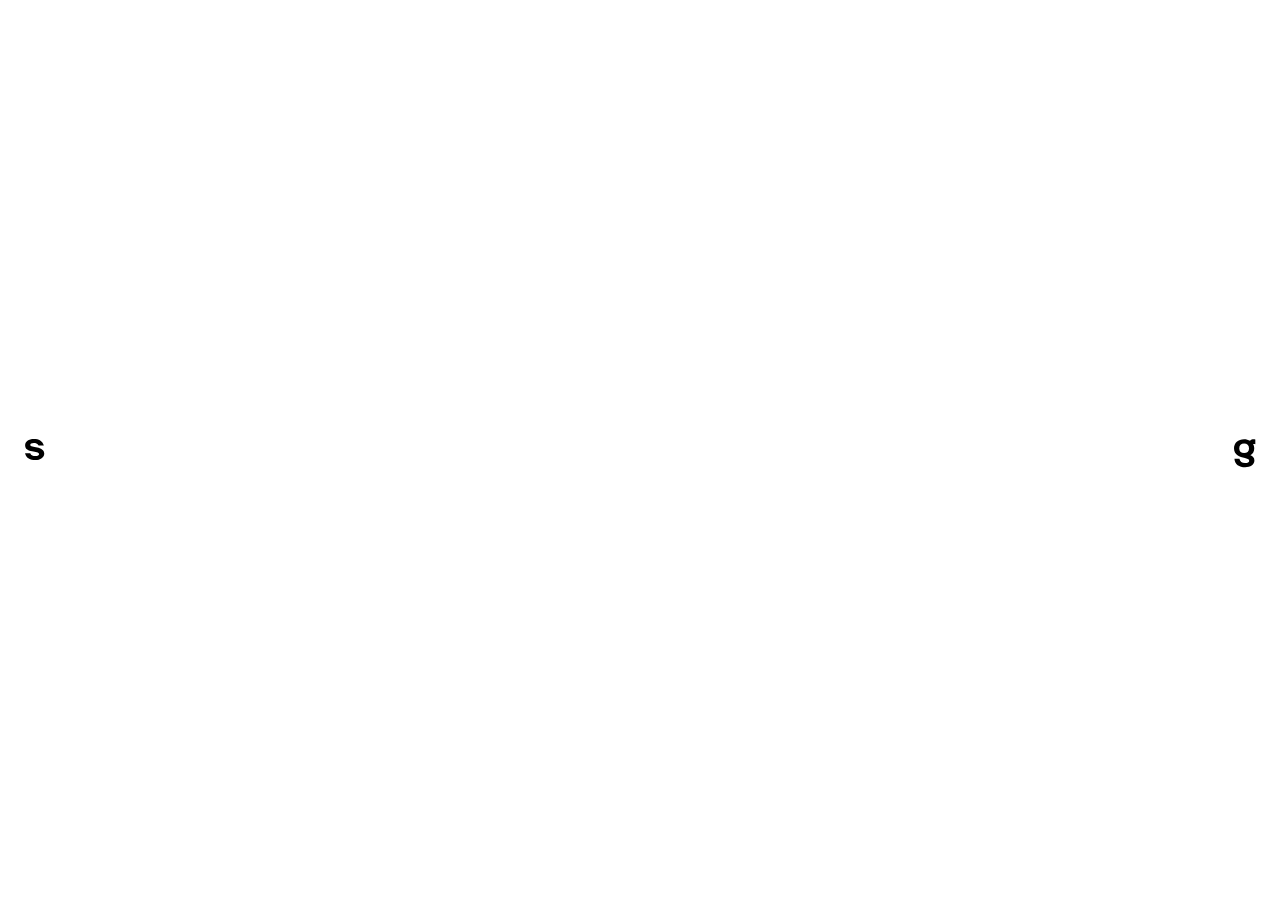
<file: index.html>
<!doctype html>
<html lang="en">
<head>
<meta charset="utf-8">
<meta name="viewport" content="width=device-width, initial-scale=1">
<title>sweetgreen color farm</title>
<meta name="description" content="Explore new color without leaving the Sweetgreen world.">
<link rel="icon" href="data:image/svg+xml,%3Csvg xmlns=%27http://www.w3.org/2000/svg%27 viewBox=%270 0 32 32%27%3E%3Ccircle cx=%2716%27 cy=%2716%27 r=%2716%27 fill=%27%2300A810%27/%3E%3C/svg%3E">
<link rel="stylesheet" href="css/style.css">
</head>
<body>
<div id="frame">
<div id="art" class="i-mono" data-view="intro" data-step="1">

  <img class="mk mk-s" id="mk-s" src="assets/brand/s.svg" alt="s" width="21" height="23">
  <img class="mk mk-g" id="mk-g" src="assets/brand/g.svg" alt="g" width="23" height="29">

  <!-- the colors, once -->
  <main id="stage" aria-label="Color stage"></main>

  <!-- main panel: steps 1 to 4 -->
  <section class="panel" id="p-main" aria-label="Color Field steps">
    <div class="in">
      <div class="body">
        <ol class="stepper" id="stepper" aria-label="Steps"></ol>
        <div id="step-body"></div>
      </div>
      <div class="bottom"><div id="bottom-extra"></div><div class="foot" id="foot"></div></div>
    </div>
  </section>

  <!-- about -->
  <section class="panel" id="p-about" aria-label="About">
    <div class="in">
      <div class="about" id="about-text"></div>
      <div class="foot"><button class="btn btn-black grow" data-action="close-sheet">Close</button></div>
    </div>
  </section>

  <!-- library -->
  <section class="panel" id="p-lib" aria-label="Library">
    <div class="in">
      <div class="lib" id="lib-grid"></div>
      <div class="foot"><button class="btn btn-black grow" data-action="close-sheet">Close</button></div>
    </div>
  </section>

  <!-- intro -->
  <div id="intro" aria-hidden="true"></div>
  <div class="toast" id="toast" role="status" aria-live="polite"></div>
</div>
</div>

<script src="js/color.js"></script>
<script src="js/territories.js"></script>
<script src="js/spectrum.js"></script>
<script src="js/keywords.js"></script>
<script src="js/extract.js"></script>
<script src="js/engine.js"></script>
<script src="js/motion.js"></script>
<script src="js/app.js"></script>
</body>
</html>
</file>
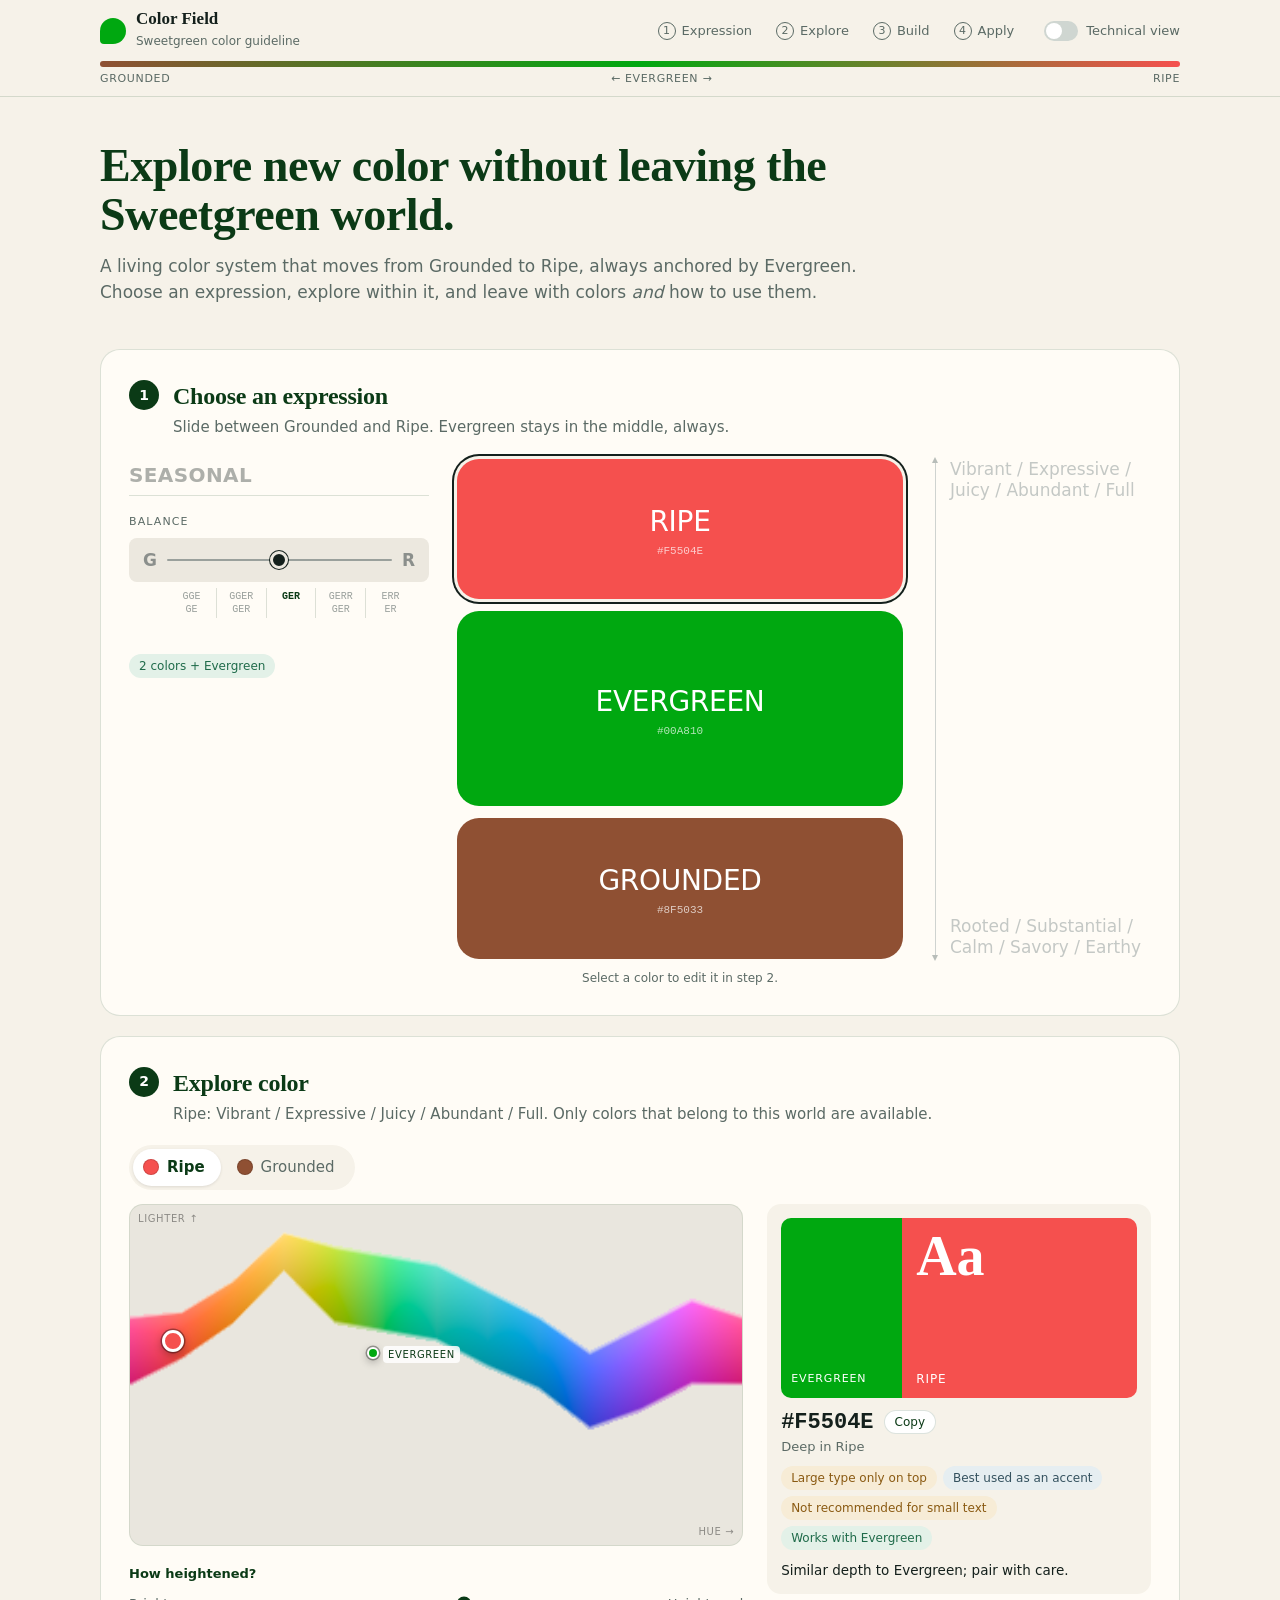
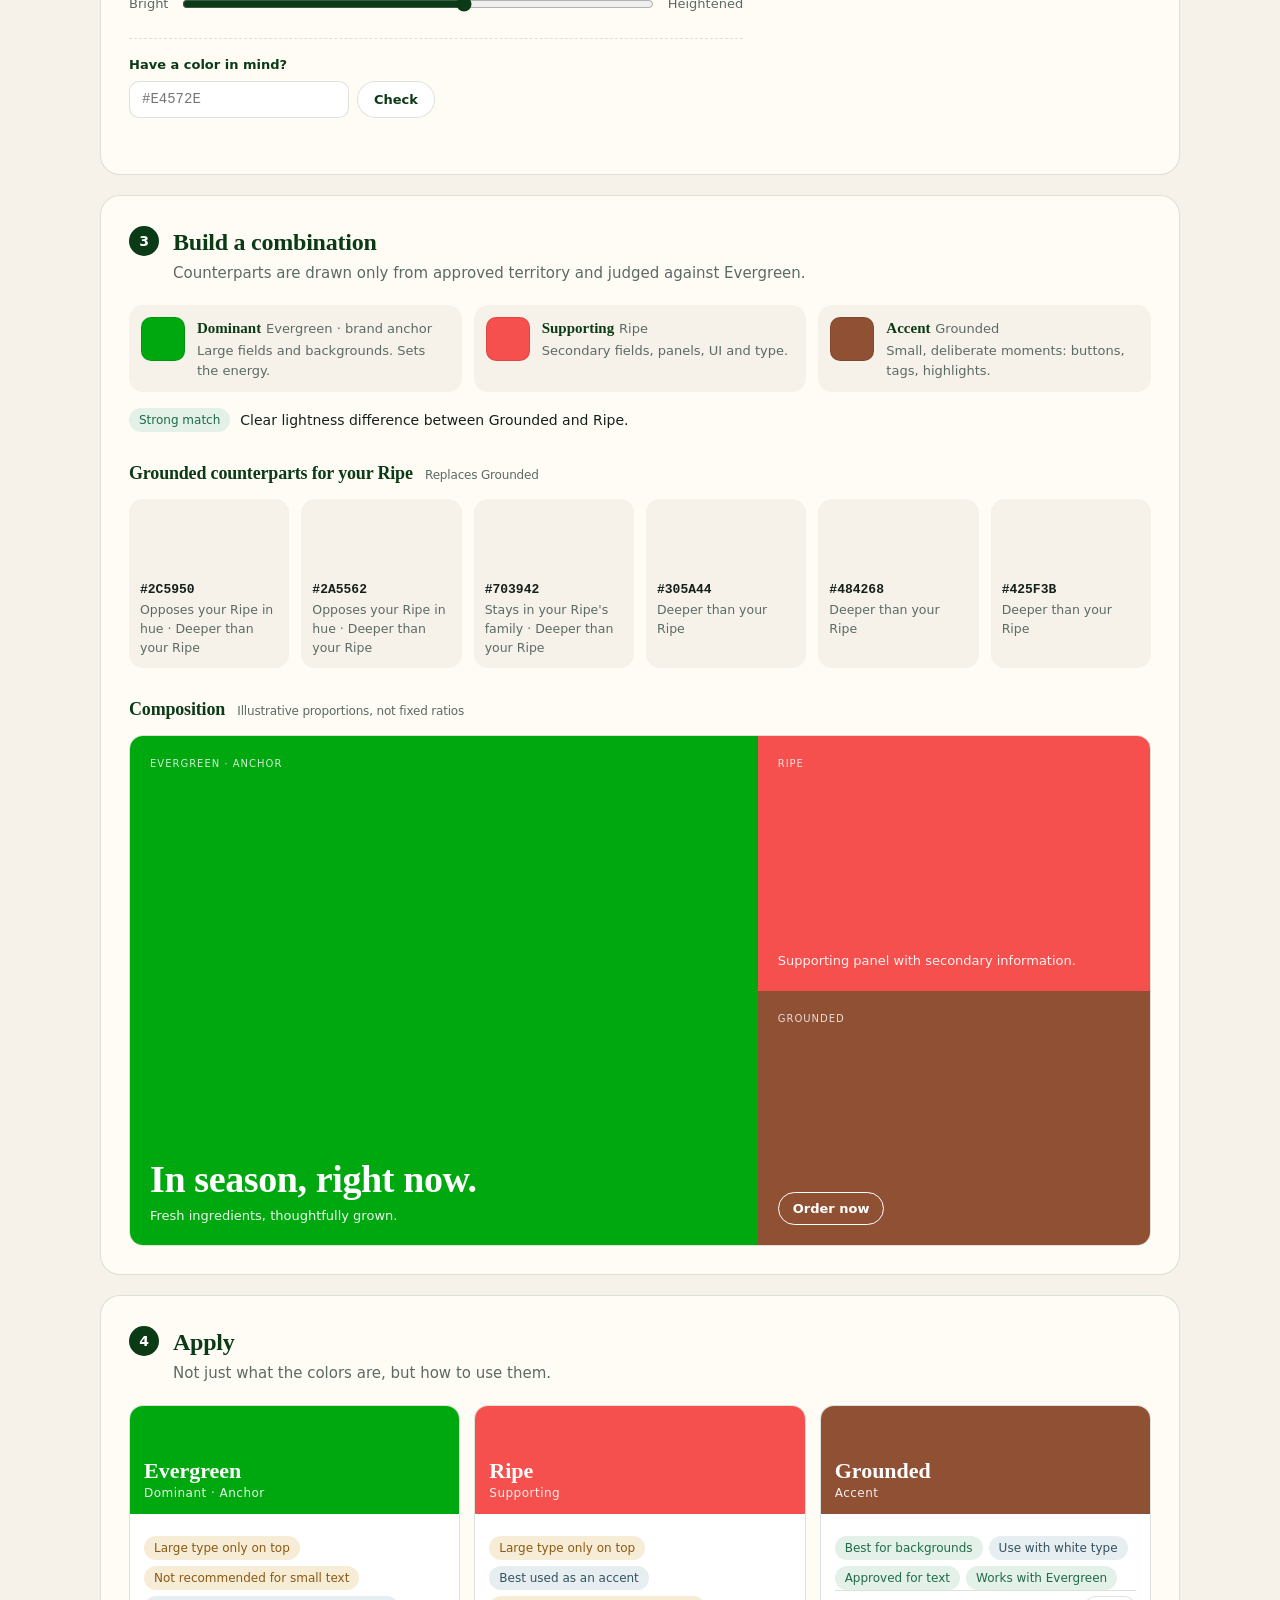
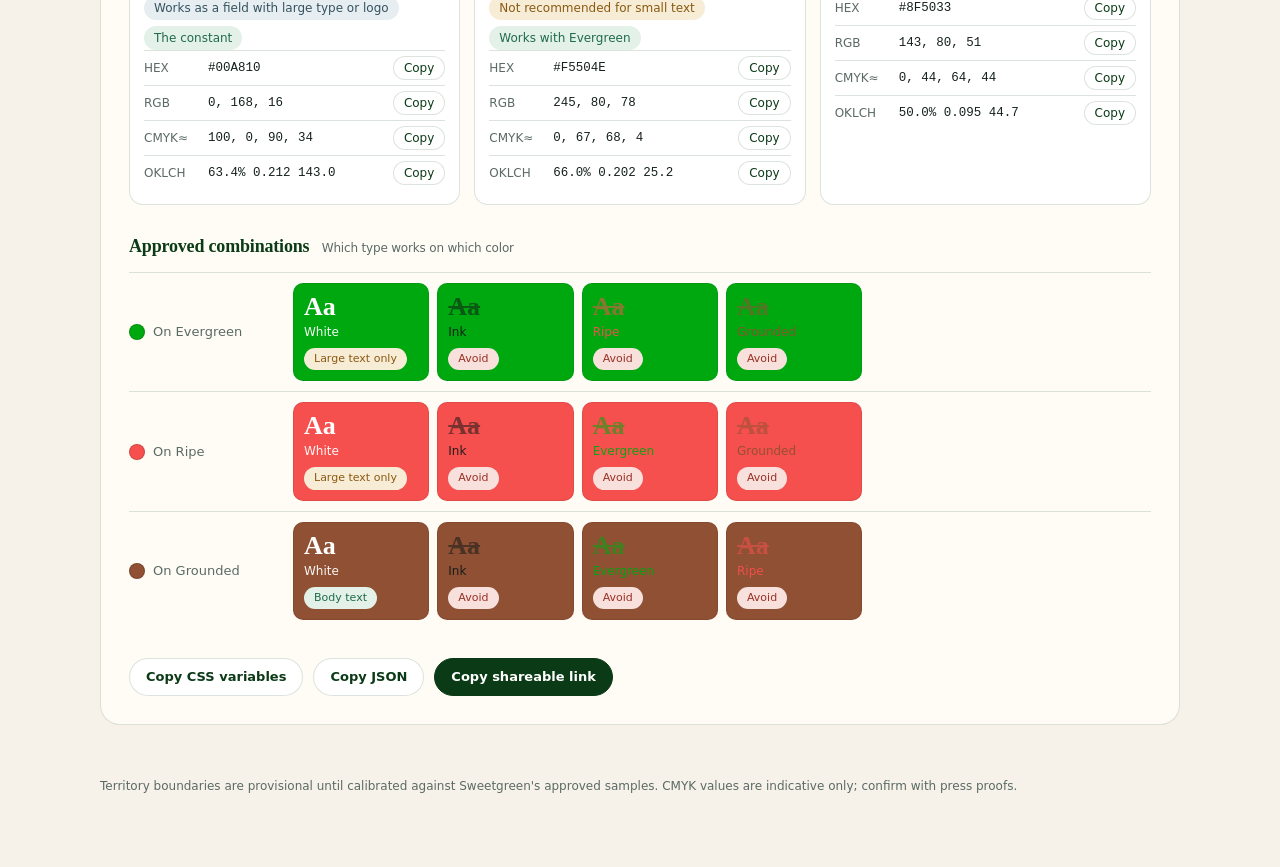
<file: archive/sweetgreen-color-field-v1-scroll.html>
<!doctype html>
<html lang="en">
<head>
<meta charset="utf-8">
<meta name="viewport" content="width=device-width, initial-scale=1">
<title>Sweetgreen Color Field (v1, scrolling layout)</title>
<meta name="description" content="Explore new color without leaving the Sweetgreen world.">
<link rel="icon" href="data:image/svg+xml,%3Csvg xmlns=%27http://www.w3.org/2000/svg%27 viewBox=%270 0 32 32%27%3E%3Cpath d=%27M16 2a14 14 0 1 1-14 14V2z%27 fill=%27%2300A810%27/%3E%3C/svg%3E">
<style>
:root {
  --ev: #00A810;   /* Evergreen, PANTONE 2423 C */
  --deep: #0B3A16; /* UI-only deep green for headings, buttons and focus; not a brand color */
  --bg: #F6F2E9;
  --surface: #FFFCF6;
  --line: rgba(11, 58, 22, .14);
  --ink: #14201C;
  --muted: #5B6A65;
  --good: #1F6B4A; --good-bg: #E3F1E8;
  --info: #35525F; --info-bg: #E6EEF1;
  --warn: #8A5A12; --warn-bg: #F7ECD6;
  --bad: #9A2F23; --bad-bg: #F8E1DC;
  --radius: 14px;
  --serif: "Iowan Old Style", "Palatino Linotype", Palatino, Georgia, serif;
  --sans: ui-sans-serif, system-ui, -apple-system, "Segoe UI", Roboto, Helvetica, Arial, sans-serif;
  --mono: ui-monospace, SFMono-Regular, Menlo, Consolas, monospace;
}
* { box-sizing: border-box; }
html { scroll-behavior: smooth; scroll-padding-top: 118px; }
body { margin: 0; background: var(--bg); color: var(--ink); font: 15px/1.5 var(--sans); -webkit-font-smoothing: antialiased; }
button { font: inherit; color: inherit; cursor: pointer; }
h1, h2, h3, h4 { font-family: var(--serif); font-weight: 600; letter-spacing: -.01em; margin: 0; }
.skip { position: absolute; left: -999px; } .skip:focus { left: 8px; top: 8px; background: #fff; padding: 8px 12px; z-index: 50; }
:focus-visible { outline: 2px solid var(--deep); outline-offset: 2px; }

/* header */
.top { position: sticky; top: 0; z-index: 20; background: rgba(246, 242, 233, .92); backdrop-filter: blur(10px); border-bottom: 1px solid var(--line); }
.top-row { max-width: 1120px; margin: 0 auto; padding: 10px 20px; display: flex; align-items: center; gap: 20px; }
.brand { display: flex; align-items: center; gap: 10px; }
.brand b { display: block; font-family: var(--serif); font-size: 17px; line-height: 1.1; }
.brand small { color: var(--muted); font-size: 12px; }
.brand-mark { width: 26px; height: 26px; border-radius: 50% 50% 50% 4px; background: var(--ev); }
.steps { display: flex; gap: 4px; margin-left: auto; }
.steps a { display: flex; align-items: center; gap: 6px; padding: 6px 10px; border-radius: 99px; color: var(--muted); text-decoration: none; font-size: 13px; }
.steps a:hover { background: rgba(11, 58, 22, .08); color: var(--deep); }
.steps i { font-style: normal; width: 18px; height: 18px; border-radius: 50%; border: 1px solid currentColor; display: grid; place-items: center; font-size: 11px; }
.top-actions { display: flex; align-items: center; gap: 10px; }
.switch { display: flex; align-items: center; gap: 8px; font-size: 13px; color: var(--muted); cursor: pointer; user-select: none; }
.switch input { position: absolute; opacity: 0; }
.track { width: 34px; height: 20px; border-radius: 99px; background: #cfd6d1; position: relative; transition: background .2s; }
.track::after { content: ""; position: absolute; top: 2px; left: 2px; width: 16px; height: 16px; border-radius: 50%; background: #fff; transition: transform .2s; }
.switch input:checked + .track { background: var(--deep); } .switch input:checked + .track::after { transform: translateX(14px); }
.switch input:focus-visible + .track { outline: 2px solid var(--deep); outline-offset: 2px; }
.spectrum { max-width: 1120px; margin: 0 auto; padding: 0 20px 8px; }
.spectrum-bar { height: 6px; border-radius: 99px; transition: background .2s; }
.spectrum-labels { display: flex; justify-content: space-between; font-size: 11px; letter-spacing: .06em; text-transform: uppercase; color: var(--muted); margin-top: 4px; }

/* layout */
main { max-width: 1120px; margin: 0 auto; padding: 0 20px 40px; }
.hero { padding: 44px 0 24px; max-width: 760px; }
.hero h1 { font-size: clamp(30px, 5vw, 46px); line-height: 1.08; color: var(--deep); }
.hero p { color: var(--muted); font-size: 17px; margin: 14px 0 0; }
.panel { background: var(--surface); border: 1px solid var(--line); border-radius: 20px; padding: 28px; margin-top: 20px; }
.panel-head { display: flex; gap: 14px; align-items: flex-start; margin-bottom: 20px; }
.panel-head h2 { font-size: 24px; color: var(--deep); }
.panel-head p { margin: 2px 0 0; color: var(--muted); }
.num { flex: none; width: 30px; height: 30px; border-radius: 50%; background: var(--deep); color: #fff; display: grid; place-items: center; font-size: 14px; font-weight: 600; margin-top: 2px; }
.sub { font-size: 18px; color: var(--deep); margin: 28px 0 12px; }
.sub small { font-family: var(--sans); font-weight: 400; font-size: 12px; color: var(--muted); margin-left: 8px; }

/* expression cards */
.cards { display: grid; grid-template-columns: repeat(3, 1fr); gap: 14px; }
.card { text-align: left; background: var(--bg); border: 1.5px solid transparent; border-radius: var(--radius); padding: 14px; display: flex; flex-direction: column; gap: 6px; transition: border-color .15s, transform .15s; }
.card:hover { transform: translateY(-1px); border-color: var(--line); }
.card.on { border-color: var(--deep); background: #fff; box-shadow: 0 0 0 3px rgba(11, 58, 22, .1); }
.card b { font-family: var(--serif); font-size: 17px; color: var(--deep); }
.card > span:last-child { color: var(--muted); font-size: 13px; }
.stripe { display: flex; height: 38px; border-radius: 9px; overflow: hidden; margin-bottom: 4px; }
.stripe i { flex: 1; }
.lean { display: flex; align-items: center; gap: 12px; margin-top: 16px; }
.lean-label { font-size: 12px; text-transform: uppercase; letter-spacing: .08em; color: var(--muted); }
.seg { display: inline-flex; background: var(--bg); border-radius: 99px; padding: 3px; }
.seg button { border: 0; background: transparent; padding: 6px 14px; border-radius: 99px; font-size: 13px; color: var(--muted); }
.seg button.on { background: var(--deep); color: #fff; }

/* explore */
.tabs { display: inline-flex; gap: 6px; margin-bottom: 14px; background: var(--bg); padding: 4px; border-radius: 99px; }
.tabs[hidden] { display: none; }
.tabs button { border: 0; background: transparent; padding: 7px 16px 7px 10px; border-radius: 99px; display: flex; align-items: center; gap: 8px; color: var(--muted); }
.tabs button i { width: 16px; height: 16px; border-radius: 50%; border: 1px solid rgba(0, 0, 0, .15); }
.tabs button.on { background: #fff; color: var(--deep); font-weight: 600; box-shadow: 0 1px 3px rgba(0, 0, 0, .1); }
.explore-grid { display: grid; grid-template-columns: minmax(0, 1.6fr) minmax(280px, 1fr); gap: 24px; }
.field-wrap { position: relative; border-radius: var(--radius); overflow: hidden; background: var(--bg); border: 1px solid var(--line); }
#field { display: block; width: 100%; height: auto; aspect-ratio: 360 / 200; cursor: crosshair; touch-action: none; }
.marker, .ev-marker { position: absolute; width: 22px; height: 22px; margin: -11px 0 0 -11px; border-radius: 50%; border: 3px solid #fff; box-shadow: 0 0 0 1.5px rgba(0, 0, 0, .35), 0 3px 8px rgba(0, 0, 0, .3); pointer-events: none; }
.ev-marker { width: 12px; height: 12px; margin: -6px 0 0 -6px; border-width: 2px; }
.ev-marker span { position: absolute; left: 14px; top: -3px; font-size: 10px; letter-spacing: .06em; text-transform: uppercase; color: var(--deep); background: rgba(255, 255, 255, .85); padding: 1px 5px; border-radius: 4px; }
.axis { position: absolute; font-size: 10px; letter-spacing: .06em; text-transform: uppercase; color: rgba(0, 0, 0, .4); pointer-events: none; }
.axis-y { left: 8px; top: 6px; } .axis-x { right: 8px; bottom: 6px; }
.slider-row { margin-top: 16px; }
.slider-row label { font-size: 13px; font-weight: 600; color: var(--deep); }
.slider-body { display: flex; align-items: center; gap: 12px; color: var(--muted); font-size: 13px; margin-top: 4px; }
input[type=range] { flex: 1; accent-color: var(--deep); height: 28px; }
.test { margin-top: 18px; padding-top: 16px; border-top: 1px dashed var(--line); }
.test label { font-size: 13px; font-weight: 600; color: var(--deep); display: block; margin-bottom: 6px; }
.test-row { display: flex; gap: 8px; }
.test-row input { flex: 1; max-width: 220px; padding: 8px 12px; border-radius: 10px; border: 1px solid var(--line); background: #fff; font: 14px var(--mono); }
.test-msg { margin-top: 8px; font-size: 13px; color: var(--muted); display: flex; flex-wrap: wrap; align-items: center; gap: 8px; min-height: 20px; }
.chip { display: inline-flex; align-items: center; gap: 6px; font: 12px var(--mono); }
.chip i { width: 14px; height: 14px; border-radius: 50%; border: 1px solid rgba(0, 0, 0, .15); }
.btn { border: 1px solid var(--line); background: #fff; padding: 8px 16px; border-radius: 99px; font-size: 13px; font-weight: 600; color: var(--deep); }
.btn:hover { border-color: var(--deep); }
.btn-primary { background: var(--deep); color: #fff; border-color: var(--deep); }
.mini { border: 1px solid var(--line); background: #fff; padding: 2px 10px; border-radius: 99px; font-size: 12px; color: var(--deep); }
.mini:hover { border-color: var(--deep); }

.context { background: var(--bg); border-radius: var(--radius); padding: 14px; align-self: start; position: sticky; top: 130px; }
.stage { display: flex; height: 180px; border-radius: 10px; overflow: hidden; }
.stage-ev { flex: 0 0 34%; padding: 10px; font-size: 11px; letter-spacing: .08em; text-transform: uppercase; display: flex; align-items: flex-end; }
.stage-sel { flex: 1; padding: 10px 14px; display: flex; flex-direction: column; justify-content: space-between; font-size: 12px; letter-spacing: .08em; text-transform: uppercase; }
.stage-aa { font: 600 56px/1 var(--serif); letter-spacing: 0; text-transform: none; }
.hexline { display: flex; align-items: center; gap: 10px; margin-top: 12px; }
.hexline b { font: 600 22px var(--mono); }
.depth { color: var(--muted); font-size: 13px; margin-top: 2px; }
.note { margin: 10px 0 0; font-size: 13.5px; }
.tags { display: flex; flex-wrap: wrap; gap: 6px; margin-top: 10px; }
.tag { font-size: 12px; padding: 3px 10px; border-radius: 99px; font-weight: 500; white-space: nowrap; }
.tag-good { background: var(--good-bg); color: var(--good); } .tag-info { background: var(--info-bg); color: var(--info); }
.tag-warn { background: var(--warn-bg); color: var(--warn); } .tag-bad { background: var(--bad-bg); color: var(--bad); }
.mono { font: 12px/1.6 var(--mono); color: var(--muted); }

/* build */
.roles { display: grid; grid-template-columns: repeat(auto-fit, minmax(220px, 1fr)); gap: 12px; }
.role { display: flex; gap: 12px; background: var(--bg); border-radius: var(--radius); padding: 12px; }
.role-sw { flex: none; width: 44px; height: 44px; border-radius: 10px; border: 1px solid rgba(0, 0, 0, .1); }
.role b { font-family: var(--serif); color: var(--deep); } .role-name { color: var(--muted); font-size: 13px; }
.role p { margin: 2px 0 0; font-size: 13px; color: var(--muted); }
.overall { display: flex; flex-wrap: wrap; align-items: center; gap: 10px; margin-top: 16px; font-size: 14px; }
.recs { display: grid; grid-template-columns: repeat(auto-fill, minmax(160px, 1fr)); gap: 12px; }
.rec { text-align: left; background: var(--bg); border: 1.5px solid transparent; border-radius: var(--radius); padding: 10px; display: flex; flex-direction: column; gap: 4px; }
.rec:hover { border-color: var(--line); background: #fff; } .rec.on { border-color: var(--deep); background: #fff; }
.rec-sw { height: 64px; border-radius: 9px; position: relative; overflow: hidden; margin-bottom: 4px; }
.rec-sw i { position: absolute; right: 0; top: 0; bottom: 0; width: 14px; }
.rec b { font: 600 13px var(--mono); }
.rec-why { font-size: 12.5px; color: var(--muted); }
.invite { display: flex; flex-wrap: wrap; align-items: center; gap: 14px; background: var(--bg); padding: 14px 16px; border-radius: var(--radius); margin-top: 16px; }
.poster { display: grid; gap: 0; border-radius: var(--radius); overflow: hidden; aspect-ratio: 16 / 8; min-height: 260px; border: 1px solid var(--line); }
.poster .b { padding: 20px; display: flex; flex-direction: column; justify-content: flex-end; gap: 6px; }
.poster small { font-size: 10px; letter-spacing: .1em; text-transform: uppercase; opacity: .8; margin-bottom: auto; }
.poster h4 { font-size: clamp(22px, 3.6vw, 38px); line-height: 1.05; }
.poster p { margin: 0; font-size: 13px; opacity: .92; }
.poster .pill { align-self: flex-start; border: 1.5px solid currentColor; padding: 6px 14px; border-radius: 99px; font-size: 13px; font-weight: 600; }
.poster.n3, .poster.n4 { grid-template-columns: minmax(0, 1.6fr) minmax(0, 1fr); }
.poster.n3 .b-dominant, .poster.n4 .b-dominant { grid-row: 1 / -1; } .poster.n3 .b:not(.b-dominant), .poster.n4 .b:not(.b-dominant) { grid-column: 2; }
.poster.n4 { min-height: 340px; }
.poster.n2 { grid-template-columns: minmax(0, 2fr) minmax(0, 1fr); }

/* apply */
.ccards { display: grid; grid-template-columns: repeat(auto-fit, minmax(250px, 1fr)); gap: 14px; }
.ccard { border: 1px solid var(--line); border-radius: var(--radius); overflow: hidden; background: #fff; }
.ccard-sw { height: 108px; padding: 12px 14px; display: flex; flex-direction: column; justify-content: flex-end; }
.ccard-sw b { font: 600 22px var(--serif); } .ccard-sw span { font-size: 12px; opacity: .9; letter-spacing: .04em; }
.ccard-body { padding: 12px 14px 14px; }
.val { display: grid; grid-template-columns: 56px 1fr auto; align-items: center; gap: 8px; padding: 5px 0; border-top: 1px solid var(--line); font-size: 13px; }
.val:first-of-type { margin-top: 10px; } .val span { color: var(--muted); font-size: 12px; } .val code { font: 12.5px var(--mono); overflow-wrap: anywhere; }
.combo-row { display: grid; grid-template-columns: 150px 1fr; gap: 14px; align-items: center; padding: 10px 0; border-top: 1px solid var(--line); }
.combo-bg { display: flex; align-items: center; gap: 8px; font-size: 13px; color: var(--muted); }
.combo-bg span { width: 16px; height: 16px; border-radius: 50%; border: 1px solid rgba(0, 0, 0, .15); }
.combo-tiles { display: grid; grid-template-columns: repeat(auto-fill, minmax(130px, 1fr)); gap: 8px; }
.combo { border-radius: 10px; padding: 10px; display: flex; flex-direction: column; gap: 3px; border: 1px solid rgba(0, 0, 0, .08); }
.combo .aa { font: 600 26px/1 var(--serif); }
.combo-fg { font-size: 12px; opacity: .95; }
.combo.lvl-fail .aa { text-decoration: line-through; opacity: .55; }
.combo-lab { align-self: flex-start; font-size: 11px; margin-top: 4px; }
.combo .mono { color: inherit; opacity: .85; }
.exports { display: flex; flex-wrap: wrap; gap: 10px; margin-top: 28px; }
.under-hood { margin-top: 28px; }
.hood-grid { display: grid; grid-template-columns: 360px 1fr; gap: 20px; align-items: start; }
.hood-grid canvas { width: 100%; max-width: 360px; border: 1px solid var(--line); border-radius: 10px; background: #fff; }
.hood-grid p, .hood-grid li { font-size: 13px; color: var(--muted); }

.tech-only { display: none; }
body.tech .tech-only { display: block; }
body.tech .combo .tech-only, body.tech .rec .tech-only { display: block; }
.foot { max-width: 1120px; margin: 0 auto; padding: 0 20px 60px; color: var(--muted); font-size: 12px; }
.toast { position: fixed; left: 50%; bottom: 24px; transform: translate(-50%, 20px); background: var(--deep); color: #fff; padding: 9px 18px; border-radius: 99px; font-size: 13px; opacity: 0; pointer-events: none; transition: .2s; z-index: 40; }
.toast.show { opacity: 1; transform: translate(-50%, 0); }

@media (max-width: 860px) {
  .steps { display: none; } .top-actions { margin-left: auto; }
  .cards { grid-template-columns: 1fr; }
  .explore-grid { grid-template-columns: 1fr; } .context { position: static; }
  .combo-row { grid-template-columns: 1fr; gap: 6px; }
  .hood-grid { grid-template-columns: 1fr; }
  .panel { padding: 20px 16px; }
  .poster { aspect-ratio: auto; }
  .poster.n3, .poster.n4 { grid-template-columns: minmax(0, 1fr); grid-template-rows: none !important; }
  .poster.n3 .b-dominant, .poster.n4 .b-dominant { grid-row: auto; } .poster.n3 .b:not(.b-dominant), .poster.n4 .b:not(.b-dominant) { grid-column: 1; }
  .poster.n2 { grid-template-columns: minmax(0, 1fr); }
  .poster .b { min-height: 110px; }
  .brand small { display: none; }
}
@media (prefers-reduced-motion: reduce) { * { transition: none !important; scroll-behavior: auto !important; } }

/* composer (balance handlebar + stack) */
.composer { display: grid; grid-template-columns: minmax(240px, 300px) minmax(260px, 1fr) minmax(150px, 220px); gap: 28px; align-items: stretch; }
.comp-left { display: flex; flex-direction: column; gap: 18px; }
.season { width: 100%; border: 0; border-bottom: 1.5px solid var(--line); background: transparent; padding: 4px 0 8px; font: 700 20px var(--sans); letter-spacing: .02em; text-transform: uppercase; color: var(--ink); }
.season::placeholder { color: rgba(20, 32, 28, .35); }
.season:focus { outline: none; border-color: var(--deep); }
.bal-title, .layouts-title { font-size: 11px; letter-spacing: .1em; text-transform: uppercase; color: var(--muted); margin-bottom: 8px; }
.bal-row { display: flex; align-items: center; gap: 10px; background: #ECE8DF; border-radius: 8px; padding: 10px 14px; }
.bal-end { font: 600 17px var(--sans); color: #8b8f8c; }
#balance { -webkit-appearance: none; appearance: none; flex: 1; height: 24px; background: transparent; margin: 0; accent-color: var(--ink); cursor: grab; }
#balance:active { cursor: grabbing; }
#balance::-webkit-slider-runnable-track { height: 2px; background: #9aa09c; border-radius: 2px; }
#balance::-moz-range-track { height: 2px; background: #9aa09c; border-radius: 2px; }
#balance::-webkit-slider-thumb { -webkit-appearance: none; width: 18px; height: 18px; border-radius: 50%; background: var(--ink); margin-top: -8px; border: 3px solid #ECE8DF; box-shadow: 0 0 0 1px var(--ink); }
#balance::-moz-range-thumb { width: 12px; height: 12px; border-radius: 50%; background: var(--ink); border: 3px solid #ECE8DF; box-shadow: 0 0 0 1px var(--ink); }
.bal-zones { display: flex; margin: 6px 14px 0 38px; }
.bal-zones .zone { flex: 1; text-align: center; font: 10px/1.3 var(--mono); color: #9aa09c; border-left: 1px solid var(--line); padding: 2px 0; }
.bal-zones .zone:first-child { border-left: 0; }
.bal-zones .zone.on { color: var(--deep); font-weight: 700; }
.layouts { display: flex; flex-direction: column; gap: 6px; }
.layout { display: flex; align-items: center; gap: 10px; text-align: left; background: var(--bg); border: 1.5px solid transparent; border-radius: 10px; padding: 8px 10px; font-size: 13px; }
.layout:hover { border-color: var(--line); }
.layout.on { border-color: var(--deep); background: #fff; }
.layout .dots { display: flex; gap: 3px; flex: none; }
.layout .dots i { width: 14px; height: 14px; border-radius: 50%; border: 1px solid rgba(0, 0, 0, .15); }
.layout .lab { flex: 1; }
.layout .code { font: 11px var(--mono); color: var(--muted); }
.count-note { font-size: 13px; color: var(--muted); display: flex; flex-direction: column; gap: 6px; align-items: flex-start; }

.stack-col { display: flex; flex-direction: column; }
.stack { display: flex; flex-direction: column; height: 500px; }
.stack .slot, .stack .empty { flex: 0 1 0; min-height: 0; margin: 0; border: 0; padding: 0; overflow: hidden; border-radius: 22px; opacity: 0; transition: flex-grow .4s cubic-bezier(.3, .7, .2, 1), margin .4s, opacity .25s, height .4s; }
.stack .slot { display: flex; flex-direction: column; align-items: center; justify-content: center; gap: 2px; position: relative; text-align: center; font-family: var(--sans); cursor: pointer; }
.stack .slot.on { opacity: 1; margin-top: 12px; }
.stack .slot.first { margin-top: 0; }
.stack .slot:hover { filter: brightness(1.03); }
.stack .slot.sel { box-shadow: 0 0 0 3px var(--bg), 0 0 0 5px var(--ink); }
.stack .slot-e { cursor: default; }
.stack .empty { flex: none; height: 0; background: #E6E3DC; border-radius: 99px; }
.stack .empty.on { opacity: 1; height: 10px; }
.stack .empty[data-empty=top].on { margin-bottom: 12px; } .stack .empty[data-empty=bottom].on { margin-top: 12px; }
.slot .b-label { font-size: clamp(16px, 2.6vw, 28px); font-weight: 500; letter-spacing: -.01em; text-transform: uppercase; }
.slot .b-hex { font: 11px var(--mono); opacity: .7; }
.stack-hint { margin: 10px 0 0; font-size: 12px; color: var(--muted); text-align: center; }
.axis-col { display: flex; flex-direction: row; gap: 12px; align-items: stretch; position: relative; }
.ax-line { order: -1; width: 1px; background: #cfd3d0; position: relative; margin-left: 4px; }
.ax-line::before, .ax-line::after { content: ""; position: absolute; left: -3px; border: 3.5px solid transparent; }
.ax-line::before { top: -2px; border-bottom: 6px solid #b8bdb9; border-top: 0; }
.ax-line::after { bottom: -2px; border-top: 6px solid #b8bdb9; border-bottom: 0; }
.axis-col { display: grid; grid-template-columns: 9px 1fr; grid-template-rows: 1fr 1fr; column-gap: 10px; height: 500px; }
.ax-line { grid-column: 1; grid-row: 1 / 3; }
.ax-text { grid-column: 2; font-size: 17px; line-height: 1.25; color: #c4c8c5; }
.ax-top { grid-row: 1; align-self: start; } .ax-bot { grid-row: 2; align-self: end; }
.chipnote { font-size: 12px; color: var(--muted); }

@media (max-width: 960px) {
  .composer { grid-template-columns: 1fr; }
  .axis-col { display: none; }
  .stack { height: 380px; }
}

.layout { flex-wrap: wrap; }
.layout .lab { flex: 1 1 130px; min-width: 0; }
.stack .slot.compact { flex-direction: row; gap: 10px; }
.stack .slot.compact .b-label { font-size: 15px; }
.stack .slot.compact .b-hex { display: none; }

.layout .lead { display: block; font-size: 11px; color: var(--muted); letter-spacing: .04em; }

</style>
</head>
<body>
<a class="skip" href="#explore">Skip to explorer</a>

<header class="top">
  <div class="top-row">
    <div class="brand">
      <span class="brand-mark" aria-hidden="true"></span>
      <div><b>Color Field</b><small>Sweetgreen color guideline</small></div>
    </div>
    <nav class="steps" aria-label="Steps">
      <a href="#expression"><i>1</i>Expression</a>
      <a href="#explore"><i>2</i>Explore</a>
      <a href="#build"><i>3</i>Build</a>
      <a href="#apply"><i>4</i>Apply</a>
    </nav>
    <div class="top-actions">
      <label class="switch" title="Show OKLCH values, scores and contrast numbers">
        <input id="tech-toggle" type="checkbox"><span class="track"></span><span>Technical view</span>
      </label>
    </div>
  </div>
  <div class="spectrum" aria-hidden="true">
    <div class="spectrum-bar" id="spectrum-bar"></div>
    <div class="spectrum-labels"><span>Grounded</span><span>← Evergreen →</span><span>Ripe</span></div>
  </div>
</header>

<main>
  <section class="hero">
    <h1>Explore new color without leaving the Sweetgreen world.</h1>
    <p>A living color system that moves from Grounded to Ripe, always anchored by Evergreen. Choose an expression, explore within it, and leave with colors <em>and</em> how to use them.</p>
  </section>

  <section id="expression" class="panel">
    <header class="panel-head"><span class="num">1</span><div><h2>Choose an expression</h2><p>Slide between Grounded and Ripe. Evergreen stays in the middle, always.</p></div></header>
    <div class="composer">
      <div class="comp-left">
        <input id="season" class="season" type="text" maxlength="32" placeholder="SEASONAL" autocomplete="off" aria-label="Season or campaign name (optional)">
        <div class="bal">
          <div class="bal-title">Balance</div>
          <div class="bal-row"><span class="bal-end">G</span><input id="balance" type="range" min="0" max="1000" step="1" aria-label="Balance between Grounded and Ripe"><span class="bal-end">R</span></div>
          <div class="bal-zones" id="bal-zones" aria-hidden="true"></div>
        </div>
        <div class="layouts" id="layouts" role="radiogroup" aria-label="Color chip layout"></div>
        <div id="count-note" class="count-note"></div>
      </div>
      <div class="stack-col">
        <div class="stack" id="stack" role="group" aria-label="Color balance preview">
          <div class="empty" data-empty="top"></div>
          <button class="slot" data-id="r1" data-action="chip"></button>
          <button class="slot" data-id="r2" data-action="chip"></button>
          <button class="slot slot-e" data-id="e" data-action="chip"></button>
          <button class="slot" data-id="g1" data-action="chip"></button>
          <button class="slot" data-id="g2" data-action="chip"></button>
          <div class="empty" data-empty="bottom"></div>
        </div>
        <p class="stack-hint">Select a color to edit it in step 2.</p>
      </div>
      <div class="axis-col" aria-hidden="true">
        <div class="ax-text ax-top">Vibrant / Expressive / Juicy / Abundant / Full</div>
        <div class="ax-line"></div>
        <div class="ax-text ax-bot">Rooted / Substantial / Calm / Savory / Earthy</div>
      </div>
    </div>
  </section>

  <section id="explore" class="panel">
    <header class="panel-head"><span class="num">2</span><div><h2>Explore color</h2><p id="explore-sub"></p></div></header>
    <div class="tabs" id="tabs" role="tablist"></div>
    <div class="explore-grid">
      <div class="field-col">
        <div class="field-wrap">
          <canvas id="field" width="360" height="200" tabindex="0" role="slider" aria-label="Color field. Horizontal is hue, vertical is lightness. Arrow keys move the selection."></canvas>
          <div class="marker" id="marker"></div>
          <div class="ev-marker" id="ev-marker"><span>Evergreen</span></div>
          <span class="axis axis-y">Lighter ↑</span><span class="axis axis-x">Hue →</span>
        </div>
        <div class="slider-row">
          <label for="intensity" id="intensity-label"></label>
          <div class="slider-body"><span id="intensity-lo"></span><input id="intensity" type="range" min="0" max="100" step="1"><span id="intensity-hi"></span></div>
        </div>
        <div class="test">
          <label for="hex-test">Have a color in mind?</label>
          <div class="test-row"><input id="hex-test" type="text" placeholder="#E4572E" spellcheck="false" autocomplete="off"><button data-action="test-hex" class="btn">Check</button></div>
          <div id="test-msg" class="test-msg" role="status" aria-live="polite"></div>
        </div>
      </div>
      <aside class="context" id="context" aria-live="polite"></aside>
    </div>
  </section>

  <section id="build" class="panel">
    <header class="panel-head"><span class="num">3</span><div><h2>Build a combination</h2><p>Counterparts are drawn only from approved territory and judged against Evergreen.</p></div></header>
    <div id="build-body"></div>
  </section>

  <section id="apply" class="panel">
    <header class="panel-head"><span class="num">4</span><div><h2>Apply</h2><p>Not just what the colors are, but how to use them.</p></div></header>
    <div id="apply-body"></div>
  </section>
</main>

<footer class="foot">
  <p>Territory boundaries are provisional until calibrated against Sweetgreen's approved samples. CMYK values are indicative only; confirm with press proofs.</p>
</footer>
<div class="toast" id="toast" role="status" aria-live="polite"></div>

<script>
/* Color math: OKLCH <-> sRGB, gamut fitting, distance, contrast (WCAG + APCA).
   Pure functions, no DOM. Attaches to the global SG namespace (works in browser and Node). */
(function (root) {
  const SG = (root.SG = root.SG || {});
  const RAD = Math.PI / 180;

  const clamp = (v, lo, hi) => Math.min(hi, Math.max(lo, v));
  const lerp = (a, b, t) => a + (b - a) * t;
  const ramp = (x, a, b) => clamp((x - a) / (b - a), 0, 1);
  const hueDiff = (a, b) => { const d = Math.abs(a - b) % 360; return d > 180 ? 360 - d : d; };

  const toLinear = (c) => (c <= 0.04045 ? c / 12.92 : Math.pow((c + 0.055) / 1.055, 2.4));
  const fromLinear = (c) => (c <= 0.0031308 ? 12.92 * c : 1.055 * Math.pow(c, 1 / 2.4) - 0.055);

  function oklchToLinear({ L, C, h }) {
    const a = C * Math.cos(h * RAD), b = C * Math.sin(h * RAD);
    const l = Math.pow(L + 0.3963377774 * a + 0.2158037573 * b, 3);
    const m = Math.pow(L - 0.1055613458 * a - 0.0638541728 * b, 3);
    const s = Math.pow(L - 0.0894841775 * a - 1.291485548 * b, 3);
    return [
      4.0767416621 * l - 3.3077115913 * m + 0.2309699292 * s,
      -1.2684380046 * l + 2.6097574011 * m - 0.3413193965 * s,
      -0.0041960863 * l - 0.7034186147 * m + 1.707614701 * s,
    ];
  }

  function linearToOklch([r, g, b]) {
    const l = Math.cbrt(0.4122214708 * r + 0.5363325363 * g + 0.0514459929 * b);
    const m = Math.cbrt(0.2119034982 * r + 0.6806995451 * g + 0.1073969566 * b);
    const s = Math.cbrt(0.0883024619 * r + 0.2817188376 * g + 0.6299787005 * b);
    const L = 0.2104542553 * l + 0.793617785 * m - 0.0040720468 * s;
    const a = 1.9779984951 * l - 2.428592205 * m + 0.4505937099 * s;
    const bb = 0.0259040371 * l + 0.7827717662 * m - 0.808675766 * s;
    const C = Math.hypot(a, bb);
    let h = Math.atan2(bb, a) / RAD;
    if (h < 0) h += 360;
    return { L, C, h: C < 1e-4 ? 0 : h };
  }

  const inGamut = (lin, eps = 1e-4) => lin.every((v) => v >= -eps && v <= 1 + eps);

  /** Reduce chroma (hue and lightness fixed) until the color fits inside sRGB. */
  function fitToGamut(c) {
    if (inGamut(oklchToLinear(c))) return { L: c.L, C: c.C, h: c.h };
    let lo = 0, hi = c.C;
    for (let i = 0; i < 22; i++) {
      const mid = (lo + hi) / 2;
      if (inGamut(oklchToLinear({ L: c.L, C: mid, h: c.h }))) lo = mid; else hi = mid;
    }
    return { L: c.L, C: lo, h: c.h };
  }

  function oklchToRgb8(c) {
    const f = fitToGamut(c);
    return oklchToLinear(f).map((v) => Math.round(clamp(fromLinear(clamp(v, 0, 1)), 0, 1) * 255));
  }

  const hex2 = (n) => n.toString(16).padStart(2, '0');
  const toHex = (c) => '#' + oklchToRgb8(c).map(hex2).join('').toUpperCase();

  function parseHex(hex) {
    const m = /^#?([0-9a-f]{3}|[0-9a-f]{6})$/i.exec(String(hex).trim());
    if (!m) return null;
    let s = m[1];
    if (s.length === 3) s = s.split('').map((x) => x + x).join('');
    return [0, 2, 4].map((i) => parseInt(s.slice(i, i + 2), 16));
  }
  function fromHex(hex) {
    const rgb = parseHex(hex);
    return rgb ? linearToOklch(rgb.map((v) => toLinear(v / 255))) : null;
  }

  function deltaE(a, b) {
    const ax = a.C * Math.cos(a.h * RAD), ay = a.C * Math.sin(a.h * RAD);
    const bx = b.C * Math.cos(b.h * RAD), by = b.C * Math.sin(b.h * RAD);
    return Math.hypot(a.L - b.L, ax - bx, ay - by);
  }

  function wcag(fgHex, bgHex) {
    const Y = (hex) => { const [r, g, b] = parseHex(hex).map((v) => toLinear(v / 255)); return 0.2126 * r + 0.7152 * g + 0.0722 * b; };
    const [hi, lo] = [Y(fgHex), Y(bgHex)].sort((x, y) => y - x);
    return (hi + 0.05) / (lo + 0.05);
  }

  /** APCA-W3 0.98G-4g. Returns signed Lc (positive = dark text on light bg). */
  function apca(fgHex, bgHex) {
    const Y = (hex) => {
      const [r, g, b] = parseHex(hex).map((v) => Math.pow(v / 255, 2.4));
      const y = 0.2126729 * r + 0.7151522 * g + 0.072175 * b;
      return y >= 0.022 ? y : y + Math.pow(0.022 - y, 1.414);
    };
    const yt = Y(fgHex), yb = Y(bgHex);
    if (Math.abs(yb - yt) < 0.0005) return 0;
    const s = yb > yt ? (Math.pow(yb, 0.56) - Math.pow(yt, 0.57)) * 1.14 : (Math.pow(yb, 0.65) - Math.pow(yt, 0.62)) * 1.14;
    if (Math.abs(s) < 0.1) return 0;
    return (s > 0 ? s - 0.027 : s + 0.027) * 100;
  }

  /** Naive device-independent CMYK. Indicative only; real print values need a press profile. */
  function cmyk(hex) {
    const [r, g, b] = parseHex(hex).map((v) => v / 255);
    const k = 1 - Math.max(r, g, b);
    if (k >= 1) return [0, 0, 0, 100];
    return [(1 - r - k) / (1 - k), (1 - g - k) / (1 - k), (1 - b - k) / (1 - k), k].map((v) => Math.round(v * 100));
  }

  const oklchString = (c) => `oklch(${(c.L * 100).toFixed(1)}% ${c.C.toFixed(3)} ${c.h.toFixed(1)})`;

  SG.color = { clamp, lerp, ramp, hueDiff, oklchToLinear, linearToOklch, fitToGamut, oklchToRgb8, toHex, parseHex, fromHex, deltaE, wcag, apca, cmyk, oklchString };
  if (typeof module !== 'undefined') module.exports = SG.color;
})(typeof globalThis !== 'undefined' ? globalThis : this);

</script>
<script>
/* Territory definitions: Grounded and Ripe as irregular, hue-dependent regions of OKLCH space.
   Each territory is a table of keypoints every 30 degrees of hue: [hue, Lmin, Lmax, Cmin, Cmax].
   Bounds between keypoints are interpolated, so the region is NOT one rectangle.

   PROVISIONAL: these values are a seed, set from general color knowledge, not from Sweetgreen's
   approved samples. Methodology: Visual -> Sample -> Measure -> Rule. Replace the tables with
   values measured from the approved/borderline/outside sample set (see README). */
(function (root) {
  const SG = root.SG;
  const { clamp, lerp, hueDiff, fitToGamut, fromHex } = SG.color;

  const CONFIG = {
    evergreenHex: '#00A810', // PANTONE 2423 C, RGB 0/168/16. Single source for the brand anchor
    inkHex: '#141A18',        // dark type color used in contrast tests
    whiteHex: '#FFFFFF',
    coreDepth: 0.15,          // inside by >= 15% of the local range = "core"; 0..15% = "edge"
  };

  //                 hue   Lmin  Lmax  Cmin  Cmax
  const GROUNDED = [
    [0,   0.38, 0.62, 0.060, 0.130],
    [30,  0.38, 0.64, 0.065, 0.135],
    [60,  0.45, 0.72, 0.065, 0.115],
    [90,  0.55, 0.80, 0.065, 0.110],
    [120, 0.45, 0.76, 0.055, 0.120],
    [150, 0.38, 0.72, 0.050, 0.105],
    [180, 0.38, 0.70, 0.040, 0.085],
    [210, 0.38, 0.72, 0.040, 0.085],
    [240, 0.36, 0.70, 0.040, 0.095],
    [270, 0.36, 0.66, 0.045, 0.105],
    [300, 0.36, 0.64, 0.050, 0.105],
    [330, 0.37, 0.63, 0.055, 0.115],
  ];
  const RIPE = [
    [0,   0.56, 0.72, 0.170, 0.250],
    [30,  0.62, 0.73, 0.160, 0.225],
    [60,  0.70, 0.80, 0.135, 0.175],
    [90,  0.82, 0.91, 0.110, 0.160],
    [120, 0.70, 0.88, 0.150, 0.210],
    [150, 0.68, 0.86, 0.150, 0.220],
    [180, 0.66, 0.84, 0.100, 0.135],
    [210, 0.60, 0.78, 0.090, 0.130],
    [240, 0.55, 0.72, 0.120, 0.160],
    [270, 0.46, 0.64, 0.160, 0.260],
    [300, 0.50, 0.70, 0.150, 0.280],
    [330, 0.56, 0.76, 0.190, 0.270],
  ];

  const TERRITORIES = {
    grounded: {
      key: 'grounded', label: 'Grounded', table: GROUNDED,
      character: ['Rooted', 'Substantial', 'Calm', 'Tempered', 'Elemental'],
      slider: ['Tempered', 'Fuller'],
      blurb: 'Earth, terrain, minerals, water, atmosphere. Tempered, not muted.',
    },
    ripe: {
      key: 'ripe', label: 'Ripe', table: RIPE,
      character: ['Vibrant', 'Expressive', 'Juicy', 'Abundant', 'Full'],
      slider: ['Bright', 'Heightened'],
      blurb: 'Fruit, flowers, crops, blooms. Heightened, not just saturated.',
    },
  };

  /** Interpolated {Lmin, Lmax, Cmin, Cmax} of a territory at hue h. */
  function bounds(key, h) {
    const t = TERRITORIES[key].table;
    const hh = ((h % 360) + 360) % 360;
    const i = Math.floor(hh / 30) % 12, f = (hh % 30) / 30;
    const a = t[i], b = t[(i + 1) % 12];
    return { Lmin: lerp(a[1], b[1], f), Lmax: lerp(a[2], b[2], f), Cmin: lerp(a[3], b[3], f), Cmax: lerp(a[4], b[4], f) };
  }

  /** Signed normalised depth: >0 inside (0.5 = dead center), <0 outside. */
  function depthIn(key, c) {
    const b = bounds(key, c.h);
    const dL = Math.min(c.L - b.Lmin, b.Lmax - c.L) / (b.Lmax - b.Lmin);
    const dC = Math.min(c.C - b.Cmin, b.Cmax - c.C) / (b.Cmax - b.Cmin);
    return Math.min(dL, dC);
  }

  /** Territory membership of an OKLCH color. */
  function membership(c) {
    const g = depthIn('grounded', c), r = depthIn('ripe', c);
    const best = g >= r ? 'grounded' : 'ripe';
    const depth = Math.max(g, r);
    const status = depth >= CONFIG.coreDepth ? 'core' : depth >= 0 ? 'edge' : 'outside';
    return { territory: depth >= 0 ? best : null, nearest: best, depth, status };
  }

  /** Color inside a territory at hue h, lightness L, intensity t (0..1 across the local chroma range). */
  function colorAt(key, h, L, t) {
    const b = bounds(key, h);
    return fitToGamut({ L: clamp(L, b.Lmin, b.Lmax), C: lerp(b.Cmin, b.Cmax, t), h });
  }

  /** Position of a color's chroma within its territory's local chroma range (0..1). */
  function intensityOf(key, c) {
    const b = bounds(key, c.h);
    return clamp((c.C - b.Cmin) / (b.Cmax - b.Cmin), 0, 1);
  }

  /** Nearest approved color in a territory (clamps into the local region, slightly inset). */
  function snapInto(key, c) {
    const b = bounds(key, c.h), inset = 0.04;
    const L = clamp(c.L, lerp(b.Lmin, b.Lmax, inset), lerp(b.Lmax, b.Lmin, inset));
    const C = clamp(c.C, lerp(b.Cmin, b.Cmax, inset), lerp(b.Cmax, b.Cmin, inset));
    return fitToGamut({ L, C, h: c.h });
  }

  const evergreen = fromHex(CONFIG.evergreenHex);

  SG.territories = { CONFIG, TERRITORIES, bounds, depthIn, membership, colorAt, intensityOf, snapInto, evergreen, hueDiff };
  if (typeof module !== 'undefined') module.exports = SG.territories;
})(typeof globalThis !== 'undefined' ? globalThis : this);

</script>
<script>
/* Spectrum rules: which color-chip combinations are allowed at each point of the
   Grounded <-> Ripe balance, and how much visual area each chip gets.

   Notation: G = Grounded chip, E = Evergreen (always present, never counted), R = Ripe chip.
   At most 3 chips excluding Evergreen. Three chips are possible but not recommended.

   The balance value p is the Ripe weight: 0 = Grounded end, 1 = Ripe end (slider runs G -> R).
   Zones are listed from the Grounded end to the Ripe end. In each zone the default layout is
   the first recommended one; "lead" says which territory is visually larger there. */
(function (root) {
  const SG = root.SG;

  const MAX_CHIPS = 3;
  const RECOMMENDED_MAX = 2;

  const ZONES = [
    { id: 'z1', min: 0.0, lead: 'grounded', name: 'Grounded end', combos: ['GGE', 'GE'] },
    { id: 'z2', min: 0.2, lead: 'grounded', name: 'Grounded to center', combos: ['GGER', 'GER'] },
    { id: 'z3', min: 0.4, lead: null, name: 'Center', combos: ['GER'] },
    { id: 'z4', min: 0.6, lead: 'ripe', name: 'Center to Ripe', combos: ['GERR', 'GER'] },
    { id: 'z5', min: 0.8, lead: 'ripe', name: 'Ripe end', combos: ['ERR', 'ER'] },
  ];

  function zoneIndex(p) {
    let idx = 0;
    for (let i = 0; i < ZONES.length; i++) if (p >= ZONES[i].min) idx = i;
    return idx;
  }

  /** Index of the layout used in a zone until the user picks another: the first recommended one. */
  function defaultPick(zone) {
    const i = zone.combos.findIndex((c) => parse(c).recommended);
    return i < 0 ? 0 : i;
  }

  function parse(code) {
    const g = (code.match(/G/g) || []).length, r = (code.match(/R/g) || []).length;
    return { g, r, chips: g + r, recommended: g + r <= RECOMMENDED_MAX, valid: g + r <= MAX_CHIPS && g + r >= 1 && code.includes('E') };
  }

  /** Chip ids present in a combo, e.g. 'GGER' -> ['g1','g2','r1']. */
  function ids(code) {
    const { g, r } = parse(code), out = [];
    for (let i = 1; i <= g; i++) out.push('g' + i);
    for (let i = 1; i <= r; i++) out.push('r' + i);
    return out;
  }

  function label(code) {
    const { g, r } = parse(code), part = (n, name) => (n === 0 ? null : n === 1 ? name : `${n} ${name}`);
    return [part(g, 'Grounded'), 'Evergreen', part(r, 'Ripe')].filter(Boolean).join(' + ');
  }

  // Visual area of a territory as a function of its share of the balance. Evergreen is fixed at 1,
  // so it reads as the anchor in the middle of the range and gives way at the extremes.
  const areaOf = (w) => 0.25 + 0.95 * w;
  const SPLIT = [1, 0.45]; // two chips in one territory: the lead keeps the full area, the companion is a smaller second voice

  /** Effective Grounded / Ripe weights. The center zone is exactly balanced; elsewhere they follow the handle. */
  function weights(p) {
    const w = ZONES[zoneIndex(p)].lead === null ? 0.5 : p;
    return { g: 1 - w, r: w };
  }

  function areas(p, code) {
    const { g, r } = parse(code), w = weights(p), out = { e: 1 };
    const spread = (prefix, n, share) => { const total = areaOf(share); if (n === 1) out[prefix + 1] = total; else if (n === 2) SPLIT.forEach((k, i) => (out[prefix + (i + 1)] = total * k)); };
    spread('g', g, w.g);
    spread('r', r, w.r);
    return out;
  }

  SG.spectrum = { MAX_CHIPS, RECOMMENDED_MAX, ZONES, zoneIndex, defaultPick, parse, ids, label, weights, areas };
  if (typeof module !== 'undefined') module.exports = SG.spectrum;
})(typeof globalThis !== 'undefined' ? globalThis : this);

</script>
<script>
/* Back-end color logic. Evaluates a color (or a combination) along several dimensions at once:
   territory membership, Evergreen relationship, cross-territory compatibility, visual hierarchy,
   and contrast. Everything returns plain data; app.js translates it into brand language.
   All thresholds live in PARAMS so they can be tuned against approved samples. */
(function (root) {
  const SG = root.SG;
  const C = SG.color, T = SG.territories;
  const { clamp, ramp, hueDiff } = C;

  const PARAMS = {
    evergreen: { // weights sum to 1
      w: { distinct: 0.30, separation: 0.20, hue: 0.15, chroma: 0.10, dominance: 0.25 },
      distinctRange: [0.08, 0.22],   // OKLab distance that reads as "its own color"
      separationRange: [0.05, 0.25], // |dL| to Evergreen
      maxChromaRatio: 4.2,           // beyond this the color overpowers Evergreen's intensity
      works: 0.72, withCare: 0.50,
    },
    // hue relationship score by angular distance (0..180): analogous and intentional contrast
    // read well; the middle bands are the awkward "almost related" zone.
    hueHarmony: [[0, 0.9], [40, 0.9], [70, 0.6], [100, 0.7], [130, 0.85], [160, 1], [180, 1]],
    pair: { w: { distinct: 0.35, spread: 0.20, chromaBalance: 0.20, hue: 0.25 }, distinctRange: [0.10, 0.28] },
    trio: { relG: 0.3, relR: 0.3, pair: 0.4 },
    contrast: { bodyWcag: 4.5, bodyLc: 60, largeWcag: 3, largeLc: 45 },
  };

  const interp = (tbl, x) => {
    for (let i = 1; i < tbl.length; i++) if (x <= tbl[i][0]) { const [x0, y0] = tbl[i - 1], [x1, y1] = tbl[i]; return y0 + ((x - x0) / (x1 - x0)) * (y1 - y0); }
    return tbl[tbl.length - 1][1];
  };
  const hueHarmony = (dh) => interp(PARAMS.hueHarmony, dh);
  const EV = T.evergreen;

  /* ---------- Evergreen relationship ---------- */
  function evergreenRelationship(c) {
    const P = PARAMS.evergreen;
    const dE = C.deltaE(c, EV), dL = c.L - EV.L, dh = hueDiff(c.h, EV.h), cRatio = c.C / EV.C;
    const parts = {
      distinct: ramp(dE, ...P.distinctRange),
      separation: ramp(Math.abs(dL), ...P.separationRange),
      hue: hueHarmony(dh),
      chroma: cRatio <= P.maxChromaRatio ? 1 : clamp(1 - (cRatio - P.maxChromaRatio) / 2, 0.3, 1),
      dominance: 1,
    };
    // a second green of similar lightness and presence fights Evergreen for the anchor role;
    // chroma is judged relative to Evergreen's own vividness
    const closeHue = 1 - ramp(dh, 20, 60), closeL = 1 - ramp(Math.abs(dL), 0.08, 0.25), closeC = ramp(c.C / EV.C, 0.25, 0.6);
    parts.dominance = 1 - 0.85 * closeHue * closeL * closeC;
    const score = Object.entries(P.w).reduce((s, [k, w]) => s + parts[k] * w, 0);
    const verdict = score >= P.works ? 'works' : score >= P.withCare ? 'care' : 'competes';

    const notes = [];
    if (parts.dominance < 0.6) notes.push('Competes with Evergreen as a green.');
    else if (parts.distinct < 0.5) notes.push('Sits close to Evergreen; it may not read as its own color.');
    if (parts.separation < 0.4 && parts.dominance >= 0.6) notes.push('Similar depth to Evergreen; pair with care.');
    if (dh >= 150 && parts.distinct >= 0.5) notes.push('An intentional contrast to Evergreen.');
    else if (dh <= 40 && parts.distinct >= 0.5) notes.push('A related hue that keeps Evergreen in the family.');
    if (!notes.length) notes.push('Evergreen stays the recognizable anchor.');
    return { score, verdict, parts, metrics: { dE, dL, dh, cRatio }, notes };
  }

  /* ---------- Grounded <-> Ripe ---------- */
  function pairCompat(g, r) {
    const P = PARAMS.pair;
    const dE = C.deltaE(g, r), spread = Math.abs(g.L - r.L), dh = hueDiff(g.h, r.h);
    const parts = {
      distinct: ramp(dE, ...P.distinctRange),
      spread: ramp(spread, 0.04, 0.22),
      chromaBalance: ramp(r.C / Math.max(g.C, 1e-3), 1.0, 2.2),
      hue: hueHarmony(dh),
    };
    const score = Object.entries(P.w).reduce((s, [k, w]) => s + parts[k] * w, 0);
    return { score, parts, metrics: { dE, spread, dh } };
  }

  function trio(g, r) {
    const rg = evergreenRelationship(g), rr = evergreenRelationship(r), p = pairCompat(g, r), w = PARAMS.trio;
    return { score: rg.score * w.relG + rr.score * w.relR + p.score * w.pair, grounded: rg, ripe: rr, pair: p };
  }

  /** Counterparts for a chosen color, drawn only from the other territory's approved core. */
  function recommend(chosen, chosenTerritory, count = 6) {
    const other = chosenTerritory === 'grounded' ? 'ripe' : 'grounded';
    const cands = [];
    for (let h = 0; h < 360; h += 10) {
      const b = T.bounds(other, h);
      for (const lf of [0.15, 0.4, 0.65, 0.9]) for (const t of [0.25, 0.6, 0.9]) {
        const col = T.colorAt(other, h, b.Lmin + lf * (b.Lmax - b.Lmin), t);
        const m = T.membership(col);
        if (m.territory !== other || m.status !== 'core') continue;
        const [g, r] = chosenTerritory === 'grounded' ? [chosen, col] : [col, chosen];
        const rel = evergreenRelationship(col), pair = pairCompat(g, r);
        if (rel.verdict === 'competes') continue;
        cands.push({ color: col, rel, pair, score: 0.4 * rel.score + 0.6 * pair.score });
      }
    }
    cands.sort((a, b) => b.score - a.score);
    const picked = [], used = new Set();
    for (const c of cands) {
      const bucket = Math.floor(c.color.h / 36);
      if (used.has(bucket)) continue;
      used.add(bucket); picked.push(c);
      if (picked.length === count) break;
    }
    return picked.map((c) => ({ ...c, reason: reasonFor(c, chosen, chosenTerritory) }));
  }

  function reasonFor(c, chosen, chosenTerritory) {
    const out = [], name = chosenTerritory === 'grounded' ? 'Grounded' : 'Ripe';
    const dh = c.pair.metrics.dh, dL = c.color.L - chosen.L;
    if (dh >= 140) out.push(`Opposes your ${name} in hue`);
    else if (dh <= 40) out.push(`Stays in your ${name}'s family`);
    if (Math.abs(dL) >= 0.15) out.push(dL > 0 ? `Lighter than your ${name}` : `Deeper than your ${name}`);
    if (c.rel.parts.hue >= 0.95 && out.length < 2) out.push('Strong contrast with Evergreen');
    if (!out.length) out.push('Balanced against Evergreen');
    return out.slice(0, 2).join(' · ');
  }

  /* ---------- Contrast ---------- */
  function contrastLevel(fg, bg) {
    const K = PARAMS.contrast, ratio = C.wcag(fg, bg), lc = C.apca(fg, bg);
    const level = ratio >= K.bodyWcag && Math.abs(lc) >= K.bodyLc ? 'body' : ratio >= K.largeWcag && Math.abs(lc) >= K.largeLc ? 'large' : 'fail';
    return { fg, bg, ratio, lc, level };
  }
  const RANK = { body: 2, large: 1, fail: 0 };

  /** Foreground options for a background (white, ink, Evergreen, plus extras). */
  function foregrounds(bgHex, extras = []) {
    const { whiteHex, inkHex, evergreenHex } = T.CONFIG;
    const opts = [['White', whiteHex], ['Ink', inkHex], ['Evergreen', evergreenHex], ...extras];
    return opts.filter(([, hex]) => hex.toUpperCase() !== bgHex.toUpperCase())
      .map(([name, hex]) => ({ name, ...contrastLevel(hex, bgHex) }));
  }
  function bestForeground(bgHex) {
    const { whiteHex, inkHex } = T.CONFIG;
    return [['White', whiteHex], ['Ink', inkHex]].map(([name, hex]) => ({ name, ...contrastLevel(hex, bgHex) }))
      .sort((a, b) => RANK[b.level] - RANK[a.level] || Math.abs(b.lc) - Math.abs(a.lc))[0];
  }

  /** Brand-use guidance: translates the technical results into usage tags. */
  function guidance(hex, c) {
    const best = bestForeground(hex), { whiteHex, inkHex } = T.CONFIG;
    const asText = [whiteHex, inkHex].map((bg) => contrastLevel(hex, bg));
    const tags = [];
    if (best.level === 'body') tags.push({ text: 'Best for backgrounds', tone: 'good' }, { text: best.name === 'Ink' ? 'Use with dark type' : 'Use with white type', tone: 'info' });
    else if (best.level === 'large') tags.push({ text: 'Large type only on top', tone: 'warn' });
    if (asText.some((x) => x.level === 'body')) tags.push({ text: 'Approved for text', tone: 'good' });
    if (best.level !== 'body' && !asText.some((x) => x.level === 'body')) tags.push({ text: 'Best used as an accent', tone: 'info' });
    if (best.level === 'large') tags.push({ text: 'Not recommended for small text', tone: 'warn' });
    const rel = evergreenRelationship(c);
    if (rel.verdict === 'works') tags.push({ text: 'Works with Evergreen', tone: 'good' });
    else if (rel.verdict === 'care') tags.push({ text: 'Use carefully with Evergreen', tone: 'warn' });
    else tags.push({ text: 'Competes with Evergreen', tone: 'bad' });
    return { tags, best, rel };
  }

  /* ---------- Hierarchy ---------- */
  const ROLE_NOTES = {
    dominant: 'Large fields and backgrounds. Sets the energy.',
    supporting: 'Secondary fields, panels, UI and type.',
    accent: 'Small, deliberate moments: buttons, tags, highlights.',
  };
  /** items: [{id, key, hex, area}] including Evergreen. Roles follow visual area, so they shift with the balance. */
  function hierarchy(items) {
    const order = [...items].sort((a, b) => b.area - a.area || (a.key === 'evergreen' ? -1 : b.key === 'evergreen' ? 1 : 0));
    // the dominant color has to be able to host type; otherwise it trades places with the next
    if (order.length > 1 && bestForeground(order[0].hex).level === 'fail' && bestForeground(order[1].hex).level !== 'fail') [order[0], order[1]] = [order[1], order[0]];
    return order.map((it, i) => {
      const role = i === 0 ? 'dominant' : i === order.length - 1 && order.length >= 3 ? 'accent' : 'supporting';
      return { ...it, role, note: ROLE_NOTES[role], anchor: it.key === 'evergreen' };
    });
  }

  /* ---------- Multi-chip combinations ---------- */
  const avg = (a) => a.reduce((s, x) => s + x, 0) / a.length;

  /** A companion inside the same territory: distinct from the chosen color, still clear of Evergreen. */
  function companion(key, chosen) {
    const t = T.intensityOf(key, chosen);
    let best = null;
    for (const dh of [35, -35, 60, -60, 90, -90, 130, -130, 180]) for (const lf of [0.2, 0.5, 0.8]) {
      const h = (chosen.h + dh + 360) % 360, b = T.bounds(key, h);
      const col = T.colorAt(key, h, b.Lmin + lf * (b.Lmax - b.Lmin), t), m = T.membership(col);
      if (m.territory !== key || m.status !== 'core') continue;
      const rel = evergreenRelationship(col);
      if (rel.verdict === 'competes') continue;
      const score = ramp(C.deltaE(col, chosen), 0.08, 0.2) * 0.5 + rel.score * 0.5 - 0.0005 * Math.abs(dh);
      if (!best || score > best.score) best = { col, score };
    }
    return best ? best.col : T.snapInto(key, { ...chosen, h: (chosen.h + 40) % 360 });
  }

  /** Evaluate every chip against Evergreen, every Grounded x Ripe pair, and same-territory pairs. chips: [{key, c}] */
  function evaluate(chips) {
    const rels = chips.map((x) => evergreenRelationship(x.c));
    const gs = chips.filter((x) => x.key === 'grounded'), rs = chips.filter((x) => x.key === 'ripe');
    const cross = [];
    gs.forEach((g) => rs.forEach((r) => cross.push(pairCompat(g.c, r.c))));
    const same = [];
    for (const grp of [gs, rs]) for (let i = 0; i < grp.length; i++) for (let j = i + 1; j < grp.length; j++) same.push(ramp(C.deltaE(grp[i].c, grp[j].c), 0.07, 0.16));
    const parts = [[avg(rels.map((r) => r.score)), 0.35]];
    if (cross.length) parts.push([avg(cross.map((x) => x.score)), 0.45]);
    if (same.length) parts.push([avg(same), 0.2]);
    const wsum = parts.reduce((s, [, w]) => s + w, 0);
    const score = parts.reduce((s, [v, w]) => s + v * w, 0) / wsum;
    const notes = [];
    if (cross.length) notes.push(avg(cross.map((x) => x.parts.spread)) >= 0.5 ? 'Clear lightness difference between Grounded and Ripe.' : 'Grounded and Ripe sit at similar depth; let type and Evergreen create the contrast.');
    if (cross.length && Math.min(...cross.map((x) => x.parts.distinct)) < 0.4) notes.push('A Grounded and a Ripe color sit close together.');
    if (same.length && Math.min(...same) < 0.5) notes.push('Two colors in the same territory sit close together; separate them more.');
    return { score, rels, cross, same, notes, chips: chips.length, recommended: chips.length <= SG.spectrum.RECOMMENDED_MAX };
  }

  /** Production values for one color. Re-derives OKLCH from the final HEX so the two always agree. */
  function spec(c) {
    const hex = C.toHex(c), final = C.fromHex(hex), [r, g, b] = C.parseHex(hex);
    return { hex, rgb: [r, g, b], cmyk: C.cmyk(hex), oklch: final, oklchText: C.oklchString(final) };
  }

  SG.engine = { PARAMS, hueHarmony, evergreenRelationship, pairCompat, trio, recommend, companion, evaluate, contrastLevel, foregrounds, bestForeground, guidance, hierarchy, spec };
  if (typeof module !== 'undefined') module.exports = SG.engine;
})(typeof globalThis !== 'undefined' ? globalThis : this);

</script>
<script>
/* Front end. Translates the engine's technical results into brand language.
   Journey: Choose an expression (balance handlebar) -> Explore color -> Build a combination -> Apply.

   Model: Evergreen is always present. Up to 3 more chips (Grounded g1/g2, Ripe r1/r2).
   The balance handlebar picks a zone; each zone allows specific combinations (js/spectrum.js). */
(function () {
  const { color: C, territories: T, engine: E, spectrum: SP } = SG;
  const { TERRITORIES, CONFIG } = T;
  const $ = (s, r = document) => r.querySelector(s);
  const $$ = (s, r = document) => [...r.querySelectorAll(s)];

  const FIELD = { w: 360, h: 200, Ltop: 0.97, Lbot: 0.2 };
  const CHIP_IDS = ['g1', 'g2', 'r1', 'r2'];
  const terrOf = (id) => (id[0] === 'g' ? 'grounded' : 'ripe');

  const seed = { g1: T.colorAt('grounded', 45, 0.5, 0.5), r1: T.colorAt('ripe', 25, 0.66, 0.6) };
  seed.g2 = E.companion('grounded', seed.g1);
  seed.r2 = E.companion('ripe', seed.r1);

  const S = {
    p: 0.5, picks: {}, season: '', tech: false, active: 'r1',
    chips: { ...seed },
    t: Object.fromEntries(CHIP_IDS.map((id) => [id, T.intensityOf(terrOf(id), seed[id])])),
    recs: [], fieldKey: null, fieldBitmap: null, pendingSnap: null,
  };

  /* ---------- derived state ---------- */
  let cur = null; // snapshot for the current render
  function snapshot() {
    const zone = SP.zoneIndex(S.p), z = SP.ZONES[zone];
    const pick = Number.isInteger(S.picks[z.id]) && S.picks[z.id] < z.combos.length ? S.picks[z.id] : SP.defaultPick(z), code = z.combos[pick];
    const ids = SP.ids(code), area = SP.areas(S.p, code), q = SP.parse(code);
    const nOf = (k) => ids.filter((i) => terrOf(i) === k).length;
    const labelOf = (id) => {
      if (id === 'e') return 'Evergreen';
      const k = terrOf(id);
      return TERRITORIES[k].label + (nOf(k) > 1 ? ' ' + id[1] : '');
    };
    const mk = (id) => {
      if (id === 'e') { const spec = E.spec(T.evergreen); return { id, key: 'evergreen', hex: spec.hex, c: spec.oklch, spec, area: 1, label: 'Evergreen' }; }
      const spec = E.spec(S.chips[id]);
      return { id, key: terrOf(id), hex: spec.hex, c: spec.oklch, spec, area: area[id], label: labelOf(id) };
    };
    const order = ['r1', 'r2', 'e', 'g1', 'g2'].filter((id) => id === 'e' || ids.includes(id));
    const items = order.map(mk), byId = Object.fromEntries(items.map((i) => [i.id, i]));
    cur = { zone, z, pick, code, ids, q, items, byId, chipItems: items.filter((i) => i.id !== 'e'), hasG: q.g > 0, hasR: q.r > 0, labelOf };
    if (!ids.includes(S.active)) S.active = ids.includes('r1') ? 'r1' : 'g1';
  }
  const activeKey = () => terrOf(S.active);
  const textOn = (hex) => E.bestForeground(hex);
  const inkOrWhite = (hex) => (textOn(hex).name === 'Ink' ? CONFIG.inkHex : '#fff');
  const nameOf = (it) => it.label;
  const tagHtml = (t) => `<span class="tag tag-${t.tone}">${t.text}</span>`;

  function depthPhrase(c, key) {
    const m = T.membership(c);
    if (m.territory !== key) return `Outside ${TERRITORIES[key].label}`;
    return m.status === 'core' ? `Deep in ${TERRITORIES[key].label}` : `At the edge of ${TERRITORIES[key].label}`;
  }

  /* ---------- URL state (shareable) ---------- */
  function writeHash() {
    const q = new URLSearchParams({ v: '2', p: S.p.toFixed(3), c: cur.code, pk: JSON.stringify(S.picks) });
    CHIP_IDS.forEach((id) => q.set(id, E.spec(S.chips[id]).hex.slice(1)));
    if (S.season) q.set('t', S.season);
    history.replaceState(null, '', '#' + q.toString());
  }
  function readHash() {
    const q = new URLSearchParams(location.hash.slice(1));
    const p = parseFloat(q.get('p')), current = q.get('v') === '2'; // v1 links used the opposite slider direction and other zones
    if (current && p >= 0 && p <= 1) S.p = p;
    try { if (!current) throw 0; const pk = JSON.parse(q.get('pk') || '{}'); if (pk && typeof pk === 'object') for (const z of SP.ZONES) if (Number.isInteger(pk[z.id]) && pk[z.id] >= 0 && pk[z.id] < z.combos.length) S.picks[z.id] = pk[z.id]; } catch (e) { /* ignore */ }
    for (const id of CHIP_IDS) {
      const c = q.get(id) && C.fromHex(q.get(id));
      if (!c) continue;
      const k = terrOf(id);
      S.chips[id] = T.membership(c).territory === k ? c : T.snapInto(k, c); // never load a color outside its territory
      S.t[id] = T.intensityOf(k, S.chips[id]);
    }
    if (q.get('t')) S.season = q.get('t').slice(0, 32);
  }

  /* ---------- 1. Expression: balance handlebar + stack ---------- */
  function renderComposer() {
    $('#balance').value = Math.round(S.p * 1000);
    $('#season').value !== S.season && ($('#season').value = S.season);

    // zone legend, Grounded end (left) to Ripe end (right)
    $('#bal-zones').innerHTML = SP.ZONES.map((z) => `<span class="zone${z.id === cur.z.id ? ' on' : ''}">${z.combos.join('<br>')}</span>`).join('');

    // layout choices inside the current zone
    $('#layouts').innerHTML = cur.z.combos.length < 2 ? '' : '<div class="layouts-title">Chip layout</div>' + cur.z.combos.map((code, i) => {
      const q = SP.parse(code);
      const dots = [...SP.ids(code).filter((x) => x[0] === 'g'), 'e', ...SP.ids(code).filter((x) => x[0] === 'r')].map((id) => `<i style="background:${id === 'e' ? CONFIG.evergreenHex : C.toHex(S.chips[id])}"></i>`).join('');
      return `<button class="layout${i === cur.pick ? ' on' : ''}" data-action="layout" data-v="${i}" role="radio" aria-checked="${i === cur.pick}">
        <span class="dots">${dots}</span><span class="lab">${SP.label(code)}${cur.z.lead ? `<small class="lead">${cur.z.lead === 'grounded' ? 'Grounded-led' : 'Ripe-led'}</small>` : ''}</span>${q.recommended ? '' : '<span class="tag tag-warn">Not recommended</span>'}</button>`;
    }).join('');

    const n = cur.q.chips;
    $('#count-note').innerHTML = n >= 3
      ? `<span class="tag tag-warn">3 colors: possible, not recommended</span><span>More color dilutes the system and leaves Evergreen less room to anchor. Two is the recommended maximum.</span>`
      : `<span class="tag tag-good">${n} ${n === 1 ? 'color' : 'colors'} + Evergreen</span><span class="tech-only mono">${cur.code} · ${SP.label(cur.code)}</span>`;

    renderStack();
  }

  function renderStack() {
    const stack = $('#stack');
    let first = true;
    ['r1', 'r2', 'e', 'g1', 'g2'].forEach((id) => {
      const el = $(`.slot[data-id=${id}]`, stack), it = cur.byId[id];
      if (!it) { el.classList.remove('on', 'first', 'sel'); el.style.flexGrow = 0; el.tabIndex = -1; return; }
      const isFirst = first; first = false;
      el.classList.add('on'); el.classList.toggle('first', isFirst);
      el.classList.toggle('sel', S.active === id);
      el.classList.toggle('compact', it.area < 0.5);
      el.style.flexGrow = it.area; el.style.background = it.hex; el.style.color = inkOrWhite(it.hex); el.tabIndex = id === 'e' ? -1 : 0;
      el.setAttribute('aria-label', `${it.label}, ${it.hex}`);
      el.innerHTML = `<span class="b-label">${it.label}</span><span class="b-hex">${it.hex}</span>`;
    });
    const top = $('[data-empty=top]', stack), bot = $('[data-empty=bottom]', stack);
    top.classList.toggle('on', !cur.hasR); bot.classList.toggle('on', !cur.hasG);
    // header spectrum follows the selection
    const g = cur.byId.g1 ? cur.byId.g1.hex : CONFIG.evergreenHex, r = cur.byId.r1 ? cur.byId.r1.hex : CONFIG.evergreenHex;
    $('#spectrum-bar').style.background = `linear-gradient(90deg, ${g}, ${CONFIG.evergreenHex} 50%, ${r})`;
  }

  /* ---------- 2. Explore ---------- */
  function renderTabs() {
    const tabs = $('#tabs');
    tabs.hidden = cur.chipItems.length < 2;
    tabs.innerHTML = cur.chipItems.map((it) => `<button role="tab" aria-selected="${S.active === it.id}" class="${S.active === it.id ? 'on' : ''}" data-action="chip" data-v="${it.id}">
      <i style="background:${it.hex}"></i>${it.label}</button>`).join('');
  }

  function renderExploreStatic() {
    const key = activeKey(), terr = TERRITORIES[key];
    $('#explore-sub').textContent = `${terr.label}: ${terr.character.join(' / ')}. Only colors that belong to this world are available.`;
    $('#intensity-label').textContent = `How ${key === 'grounded' ? 'full' : 'heightened'}?`;
    $('#intensity-lo').textContent = terr.slider[0];
    $('#intensity-hi').textContent = terr.slider[1];
    $('#intensity').value = Math.round(S.t[S.active] * 100);
  }

  function buildField(key, t) {
    const { w, h, Ltop, Lbot } = FIELD;
    const cv = document.createElement('canvas'); cv.width = w; cv.height = h;
    const ctx = cv.getContext('2d'), img = ctx.createImageData(w, h);
    for (let x = 0; x < w; x++) {
      const hue = (x / w) * 360, b = T.bounds(key, hue);
      for (let y = 0; y < h; y++) {
        const L = Ltop - (y / (h - 1)) * (Ltop - Lbot), i = (y * w + x) * 4;
        const dL = Math.min(L - b.Lmin, b.Lmax - L) / (b.Lmax - b.Lmin);
        let ok = dL >= 0;
        if (ok) {
          const fit = C.fitToGamut({ L, C: b.Cmin + t * (b.Cmax - b.Cmin), h: hue });
          if (fit.C < b.Cmin * 0.92) ok = false; // not representable in sRGB at this hue/lightness
          else {
            const [r, g, bl] = C.oklchToRgb8(fit);
            img.data[i] = r; img.data[i + 1] = g; img.data[i + 2] = bl; img.data[i + 3] = Math.round(255 * C.clamp(dL / 0.06, 0.35, 1));
          }
        }
        if (!ok) { img.data[i] = 20; img.data[i + 1] = 40; img.data[i + 2] = 35; img.data[i + 3] = 14; }
      }
    }
    ctx.putImageData(img, 0, 0);
    return cv;
  }

  function drawField() {
    const key = activeKey(), t = S.t[S.active], cacheKey = key + ':' + t.toFixed(2);
    if (S.fieldKey !== cacheKey) { S.fieldBitmap = buildField(key, t); S.fieldKey = cacheKey; }
    const cv = $('#field'), ctx = cv.getContext('2d');
    ctx.clearRect(0, 0, cv.width, cv.height);
    ctx.drawImage(S.fieldBitmap, 0, 0);
    const c = S.chips[S.active], { Ltop, Lbot } = FIELD, m = $('#marker');
    m.style.left = (c.h / 360) * 100 + '%';
    m.style.top = ((Ltop - c.L) / (Ltop - Lbot)) * 100 + '%';
    m.style.background = C.toHex(c);
    const ev = $('#ev-marker');
    ev.style.left = (T.evergreen.h / 360) * 100 + '%';
    ev.style.top = ((Ltop - T.evergreen.L) / (Ltop - Lbot)) * 100 + '%';
    ev.style.background = CONFIG.evergreenHex;
  }

  function renderContext() {
    const key = activeKey(), it = cur.byId[S.active], g = E.guidance(it.hex, it.c);
    $('#context').innerHTML = `
      <div class="stage">
        <div class="stage-ev" style="background:${CONFIG.evergreenHex};color:${inkOrWhite(CONFIG.evergreenHex)}"><span>Evergreen</span></div>
        <div class="stage-sel" style="background:${it.hex};color:${g.best.level === 'fail' ? '#fff' : inkOrWhite(it.hex)}">
          <span class="stage-aa">Aa</span><span>${it.label}</span>
        </div>
      </div>
      <div class="ctx-meta">
        <div class="hexline"><b>${it.hex}</b><button class="mini" data-action="copy" data-v="${it.hex}" aria-label="Copy HEX">Copy</button></div>
        <div class="depth">${depthPhrase(it.c, key)}</div>
        <div class="tags">${g.tags.map(tagHtml).join('')}</div>
        <p class="note">${g.rel.notes.join(' ')}</p>
        <div class="tech-only mono">
          ${it.spec.oklchText}<br>
          Territory depth ${T.membership(it.c).depth.toFixed(2)} · Evergreen fit ${g.rel.score.toFixed(2)}<br>
          ΔE(OK) to Evergreen ${g.rel.metrics.dE.toFixed(3)} · hue Δ ${g.rel.metrics.dh.toFixed(0)}°
        </div>
      </div>`;
  }

  function setChip(id, c) { S.chips[id] = c; S.t[id] = T.intensityOf(terrOf(id), c); }

  function pickFromPointer(ev) {
    const key = activeKey(), r = $('#field').getBoundingClientRect(), { Ltop, Lbot } = FIELD;
    const h = C.clamp((ev.clientX - r.left) / r.width, 0, 0.9999) * 360;
    const L = Ltop - C.clamp((ev.clientY - r.top) / r.height, 0, 1) * (Ltop - Lbot);
    S.chips[S.active] = T.colorAt(key, h, L, S.t[S.active]); // clamps L into the territory at this hue
    schedule();
  }

  function testHex() {
    const msg = $('#test-msg'), c = C.fromHex($('#hex-test').value), key = activeKey(), id = S.active;
    if (!c) { msg.innerHTML = 'Enter a valid HEX, like <b>#E4572E</b>.'; return; }
    if (c.C < 0.02) c.h = S.chips[id].h; // a neutral has no hue; keep the current one
    const m = T.membership(c), mine = TERRITORIES[key].label;
    if (m.territory === key) { setChip(id, c); msg.innerHTML = `Inside ${mine}. Applied.`; fullRender(); return; }
    const other = m.territory && cur.ids.some((x) => terrOf(x) === m.territory) ? m.territory : null;
    const where = m.territory ? `That color belongs to ${TERRITORIES[m.territory].label}.` : 'That color sits outside the Sweetgreen territories.';
    S.pendingSnap = T.snapInto(key, c);
    msg.innerHTML = `${where} Nearest approved ${mine}: <span class="chip"><i style="background:${C.toHex(S.pendingSnap)}"></i>${C.toHex(S.pendingSnap)}</span>
      <button class="mini" data-action="snap">Use it</button>${other ? `<button class="mini" data-action="goto" data-v="${other}1" data-hex="${C.toHex(c)}">Use it as ${TERRITORIES[other].label}</button>` : ''}`;
  }

  /* ---------- 3. Build ---------- */
  const overallLabel = (s) => (s >= 0.72 ? ['Strong match', 'good'] : s >= 0.55 ? ['Good match', 'info'] : ['Use with care', 'warn']);

  function posterHtml(order) {
    const n = order.length, head = S.season.trim();
    const blocks = order.map((o) => {
      const col = inkOrWhite(o.hex), tag = `<small>${nameOf(o)}${o.anchor ? ' · Anchor' : ''}</small>`;
      const inner = o.role === 'dominant'
        ? `${tag}<h4>${head ? head : 'In season, right now.'}</h4><p>Fresh ingredients, thoughtfully grown.</p>`
        : o.role === 'accent' ? `${tag}<span class="pill">Order now</span>` : `${tag}<p>Supporting panel with secondary information.</p>`;
      return `<div class="b b-${o.role}" style="background:${o.hex};color:${col}">${inner}</div>`;
    });
    return `<div class="poster n${n}" style="${n >= 3 ? `grid-template-rows:repeat(${n - 1},1fr)` : ''}">${blocks.join('')}</div>`;
  }

  function renderBuild() {
    const order = E.hierarchy(cur.items);
    let html = `<div class="roles">${order.map((o) => `
      <div class="role"><span class="role-sw" style="background:${o.hex}"></span>
        <div><b>${o.role[0].toUpperCase() + o.role.slice(1)}</b> <span class="role-name">${nameOf(o)}${o.anchor ? ' · brand anchor' : ''}</span>
        <p>${o.note}</p></div></div>`).join('')}</div>`;

    const ev = E.evaluate(cur.chipItems.map((i) => ({ key: i.key, c: i.c }))), [lab, tone] = overallLabel(ev.score);
    html += `<div class="overall"><span class="tag tag-${tone}">${lab}</span>${cur.q.recommended ? '' : '<span class="tag tag-warn">3 colors: not recommended</span>'}<span>${ev.notes.join(' ')}</span>
      <span class="tech-only mono">score ${ev.score.toFixed(2)} · Evergreen fit ${ev.rels.map((r) => r.score.toFixed(2)).join('/')}${ev.cross.length ? ' · pairs ' + ev.cross.map((x) => x.score.toFixed(2)).join('/') : ''}</span></div>`;

    if (cur.hasG && cur.hasR) {
      const from = activeKey(), to = from === 'grounded' ? 'ripe' : 'grounded', target = to[0] + '1';
      S.recs = E.recommend(S.chips[S.active], from, 6);
      html += `<h3 class="sub">${TERRITORIES[to].label} counterparts for your ${cur.byId[S.active].label} <small>Replaces ${cur.labelOf(target)}</small></h3>
        <div class="recs">${S.recs.map((r, i) => {
          const sp = E.spec(r.color), on = cur.byId[target] && cur.byId[target].hex === sp.hex;
          return `<button class="rec${on ? ' on' : ''}" data-action="rec" data-v="${i}" data-target="${target}">
            <span class="rec-sw" style="background:${sp.hex}"><i style="background:${CONFIG.evergreenHex}"></i></span>
            <b>${sp.hex}</b><span class="rec-why">${r.reason}</span>
            <span class="tech-only mono">fit ${r.score.toFixed(2)} · EV ${r.rel.score.toFixed(2)}</span></button>`; }).join('')}</div>`;
    } else {
      const other = cur.hasG ? 'Ripe' : 'Grounded';
      html += `<div class="invite"><span>Want a ${other} counterpart? Slide toward the middle and we'll suggest options that work with your color and Evergreen.</span>
        <button class="btn" data-action="mix">Add ${other}</button></div>`;
    }
    html += `<h3 class="sub">Composition <small>Illustrative proportions, not fixed ratios</small></h3>${posterHtml(order)}`;
    $('#build-body').innerHTML = html;
  }

  /* ---------- 4. Apply ---------- */
  const LEVEL = { body: ['Body text', 'good'], large: ['Large text only', 'warn'], fail: ['Avoid', 'bad'] };

  function comboRows(order) {
    const extras = cur.chipItems.map((e) => [nameOf(e), e.hex]);
    return order.map((o) => {
      const fgs = E.foregrounds(o.hex, extras).filter((f) => !(o.key === 'evergreen' && f.name === 'Evergreen'));
      const tiles = fgs.map((f) => {
        const [lab, tone] = LEVEL[f.level];
        return `<div class="combo lvl-${f.level}" style="background:${o.hex};color:${f.fg}">
          <span class="aa">Aa</span><span class="combo-fg">${f.name}</span>
          <span class="combo-lab tag tag-${tone}">${lab}</span>
          <span class="tech-only mono">${f.ratio.toFixed(1)}:1 · Lc ${Math.abs(f.lc).toFixed(0)}</span></div>`;
      }).join('');
      return `<div class="combo-row"><div class="combo-bg"><span style="background:${o.hex}"></span>On ${nameOf(o)}</div><div class="combo-tiles">${tiles}</div></div>`;
    }).join('');
  }

  const valueRow = (label, val, copy) => `<div class="val"><span>${label}</span><code>${val}</code><button class="mini" data-action="copy" data-v="${copy ?? val}" aria-label="Copy ${label}">Copy</button></div>`;

  function colorCard(o) {
    const g = E.guidance(o.hex, o.c), s = o.spec;
    if (o.key === 'evergreen') g.tags = g.tags.filter((t) => !/Evergreen|accent/.test(t.text)).concat({ text: 'Works as a field with large type or logo', tone: 'info' }, { text: 'The constant', tone: 'good' });
    return `<article class="ccard">
      <div class="ccard-sw" style="background:${o.hex};color:${inkOrWhite(o.hex)}">
        <b>${o.label}</b><span>${o.role[0].toUpperCase() + o.role.slice(1)}${o.anchor ? ' · Anchor' : ''}</span></div>
      <div class="ccard-body">
        <div class="tags">${g.tags.map(tagHtml).join('')}</div>
        ${valueRow('HEX', s.hex)}${valueRow('RGB', s.rgb.join(', '), `rgb(${s.rgb.join(', ')})`)}
        ${valueRow('CMYK≈', s.cmyk.join(', '), `cmyk(${s.cmyk.join(', ')})`)}${valueRow('OKLCH', s.oklchText.replace(/^oklch\(|\)$/g, ''), s.oklchText)}
      </div></article>`;
  }

  function renderApply() {
    const order = E.hierarchy(cur.items);
    $('#apply-body').innerHTML = `
      <div class="ccards">${order.map(colorCard).join('')}</div>
      <h3 class="sub">Approved combinations <small>Which type works on which color</small></h3>
      <div class="combos">${comboRows(order)}</div>
      <div class="exports">
        <button class="btn" data-action="copy-css">Copy CSS variables</button>
        <button class="btn" data-action="copy-json">Copy JSON</button>
        <button class="btn btn-primary" data-action="copy-link">Copy shareable link</button>
      </div>
      <div class="tech-only under-hood">
        <h3 class="sub">Under the hood</h3>
        <div class="hood-grid"><canvas id="slice" width="360" height="300" aria-label="Lightness and chroma slice at the active hue"></canvas>
        <div id="hood-text"></div></div>
      </div>`;
    if (S.tech) drawSlice();
  }

  function drawSlice() {
    const cv = $('#slice');
    if (!cv) return;
    const hue = S.chips[S.active].h, ctx = cv.getContext('2d'), W = cv.width, H = cv.height, Cmax = 0.33, img = ctx.createImageData(W, H);
    for (let x = 0; x < W; x++) for (let y = 0; y < H; y++) {
      const c = (x / W) * Cmax, L = 1 - y / H, i = (y * W + x) * 4;
      const inside = C.oklchToLinear({ L, C: c, h: hue }).every((v) => v >= -1e-4 && v <= 1 + 1e-4);
      img.data[i] = img.data[i + 1] = img.data[i + 2] = inside ? 236 : 255; img.data[i + 3] = 255;
      if (inside) { const [r, g, b] = C.oklchToRgb8({ L, C: c, h: hue }); img.data[i] = r; img.data[i + 1] = g; img.data[i + 2] = b; img.data[i + 3] = 70; }
    }
    ctx.putImageData(img, 0, 0);
    const X = (c) => (c / Cmax) * W, Y = (L) => (1 - L) * H;
    for (const [k, col] of [['grounded', '#8a6b4f'], ['ripe', '#e4572e']]) {
      const b = T.bounds(k, hue);
      ctx.fillStyle = col + '33'; ctx.strokeStyle = col; ctx.lineWidth = 1.5;
      ctx.fillRect(X(b.Cmin), Y(b.Lmax), X(b.Cmax) - X(b.Cmin), Y(b.Lmin) - Y(b.Lmax));
      ctx.strokeRect(X(b.Cmin), Y(b.Lmax), X(b.Cmax) - X(b.Cmin), Y(b.Lmin) - Y(b.Lmax));
      ctx.fillStyle = col; ctx.font = '11px system-ui'; ctx.fillText(TERRITORIES[k].label, X(b.Cmin) + 4, Y(b.Lmax) + 13);
    }
    for (const e of cur.items) { ctx.beginPath(); ctx.arc(X(e.c.C), Y(e.c.L), 6, 0, 7); ctx.fillStyle = e.hex; ctx.fill(); ctx.strokeStyle = '#fff'; ctx.lineWidth = 2; ctx.stroke(); }
    ctx.fillStyle = '#444'; ctx.font = '11px system-ui';
    ctx.fillText(`Slice at hue ${hue.toFixed(0)}°  ·  x: chroma 0–${Cmax}  ·  y: lightness`, 6, H - 6);
    $('#hood-text').innerHTML = `<p>Territories are irregular, hue-dependent regions (shaded boxes at this hue), not one universal L/C range. Shaded area is the sRGB gamut. Dots show current colors; Evergreen is plotted at its own chroma and lightness.</p>
      <ul>${cur.chipItems.map((e) => `<li><b>${nameOf(e)}</b> ${depthPhrase(e.c, e.key)} (depth ${T.membership(e.c).depth.toFixed(2)})</li>`).join('')}</ul>
      <p>Balance ${S.p.toFixed(2)} (0 = Grounded end, 1 = Ripe end) · zone ${cur.z.id} · layout ${cur.code}</p>`;
  }

  /* ---------- exports ---------- */
  function exportData() {
    const order = E.hierarchy(cur.items), extras = cur.chipItems.map((e) => [nameOf(e), e.hex]);
    return {
      season: S.season || null, balance: +S.p.toFixed(3), layout: cur.code, chips: cur.q.chips, recommended: cur.q.recommended,
      colors: order.map((o) => {
        const g = E.guidance(o.hex, o.c);
        return { name: o.label, territory: o.key, role: o.role, anchor: o.anchor, hex: o.hex, rgb: o.spec.rgb, cmykApprox: o.spec.cmyk, oklch: o.spec.oklchText,
          guidance: g.tags.map((t) => t.text),
          approvedForeground: E.foregrounds(o.hex, extras).filter((f) => f.level !== 'fail').map((f) => ({ fg: f.name, hex: f.fg, use: LEVEL[f.level][0] })) };
      }),
    };
  }
  function exportCss() {
    const slug = (s) => s.toLowerCase().replace(/[^a-z0-9]+/g, '-').replace(/^-|-$/g, '');
    const d = exportData();
    return ':root {\n' + d.colors.map((c) => `  --sg-${slug(c.name)}: ${c.hex}; /* ${c.territory}, ${c.role}${c.anchor ? ', anchor' : ''}; ${c.oklch} */`).join('\n') + `\n  --sg-ink: ${CONFIG.inkHex};\n}\n`;
  }

  function copy(text, label = 'Copied') {
    const done = () => toast(label);
    if (navigator.clipboard && window.isSecureContext) navigator.clipboard.writeText(text).then(done, () => fallbackCopy(text, done));
    else fallbackCopy(text, done);
  }
  function fallbackCopy(text, done) {
    const ta = document.createElement('textarea'); ta.value = text; ta.style.position = 'fixed'; ta.style.opacity = '0';
    document.body.appendChild(ta); ta.select(); try { document.execCommand('copy'); done(); } catch (e) { toast('Copy failed'); } ta.remove();
  }
  let toastTimer;
  function toast(msg) { const t = $('#toast'); t.textContent = msg; t.classList.add('show'); clearTimeout(toastTimer); toastTimer = setTimeout(() => t.classList.remove('show'), 1600); }

  /* ---------- render orchestration ---------- */
  let raf = 0;
  function schedule() { if (!raf) raf = requestAnimationFrame(() => { raf = 0; fullRender(); }); }
  function fullRender() {
    snapshot();
    document.body.classList.toggle('tech', S.tech);
    renderComposer(); renderTabs(); renderExploreStatic(); drawField(); renderContext(); renderBuild(); renderApply(); writeHash();
  }

  /* ---------- events ---------- */
  document.addEventListener('click', (e) => {
    const b = e.target.closest('[data-action]');
    if (!b) return;
    const a = b.dataset.action, v = b.dataset.v || b.dataset.id;
    if (a === 'layout') { S.picks[cur.z.id] = +v; fullRender(); }
    else if (a === 'chip') { if (v === 'e') { toast('Evergreen is the constant.'); return; } S.active = v; fullRender(); }
    else if (a === 'mix') { S.p = 0.5; fullRender(); }
    else if (a === 'rec') { setChip(b.dataset.target, S.recs[+v].color); fullRender(); }
    else if (a === 'copy') copy(v);
    else if (a === 'copy-css') copy(exportCss(), 'CSS variables copied');
    else if (a === 'copy-json') copy(JSON.stringify(exportData(), null, 2), 'JSON copied');
    else if (a === 'copy-link') { writeHash(); copy(location.href, 'Link copied'); }
    else if (a === 'test-hex') testHex();
    else if (a === 'snap') { setChip(S.active, S.pendingSnap); $('#test-msg').textContent = 'Applied the nearest approved color.'; fullRender(); }
    else if (a === 'goto') { S.active = v; setChip(v, C.fromHex(b.dataset.hex)); $('#test-msg').textContent = ''; fullRender(); }
  });

  $('#balance').addEventListener('input', (e) => { S.p = e.target.value / 1000; schedule(); });
  $('#season').addEventListener('input', (e) => { S.season = e.target.value; schedule(); });

  const field = $('#field');
  let dragging = false;
  field.addEventListener('pointerdown', (e) => { dragging = true; field.setPointerCapture(e.pointerId); pickFromPointer(e); });
  field.addEventListener('pointermove', (e) => { if (dragging) pickFromPointer(e); });
  field.addEventListener('pointerup', () => { dragging = false; });
  field.addEventListener('keydown', (e) => {
    const key = activeKey(), c = S.chips[S.active], step = e.shiftKey ? 10 : 2;
    const moves = { ArrowLeft: [-step, 0], ArrowRight: [step, 0], ArrowUp: [0, 0.01], ArrowDown: [0, -0.01] };
    if (!moves[e.key]) return;
    e.preventDefault();
    S.chips[S.active] = T.colorAt(key, (c.h + moves[e.key][0] + 360) % 360, c.L + moves[e.key][1], S.t[S.active]);
    schedule();
  });
  $('#intensity').addEventListener('input', (e) => {
    const key = activeKey(), c = S.chips[S.active];
    S.t[S.active] = e.target.value / 100; S.chips[S.active] = T.colorAt(key, c.h, c.L, S.t[S.active]); schedule();
  });
  $('#hex-test').addEventListener('keydown', (e) => { if (e.key === 'Enter') testHex(); });
  $('#tech-toggle').addEventListener('change', (e) => { S.tech = e.target.checked; fullRender(); });

  /* ---------- init ---------- */
  readHash();
  fullRender();
  window.SGApp = { state: S, snapshot: () => cur, exportData };
})();

</script>
</body>
</html>
</file>
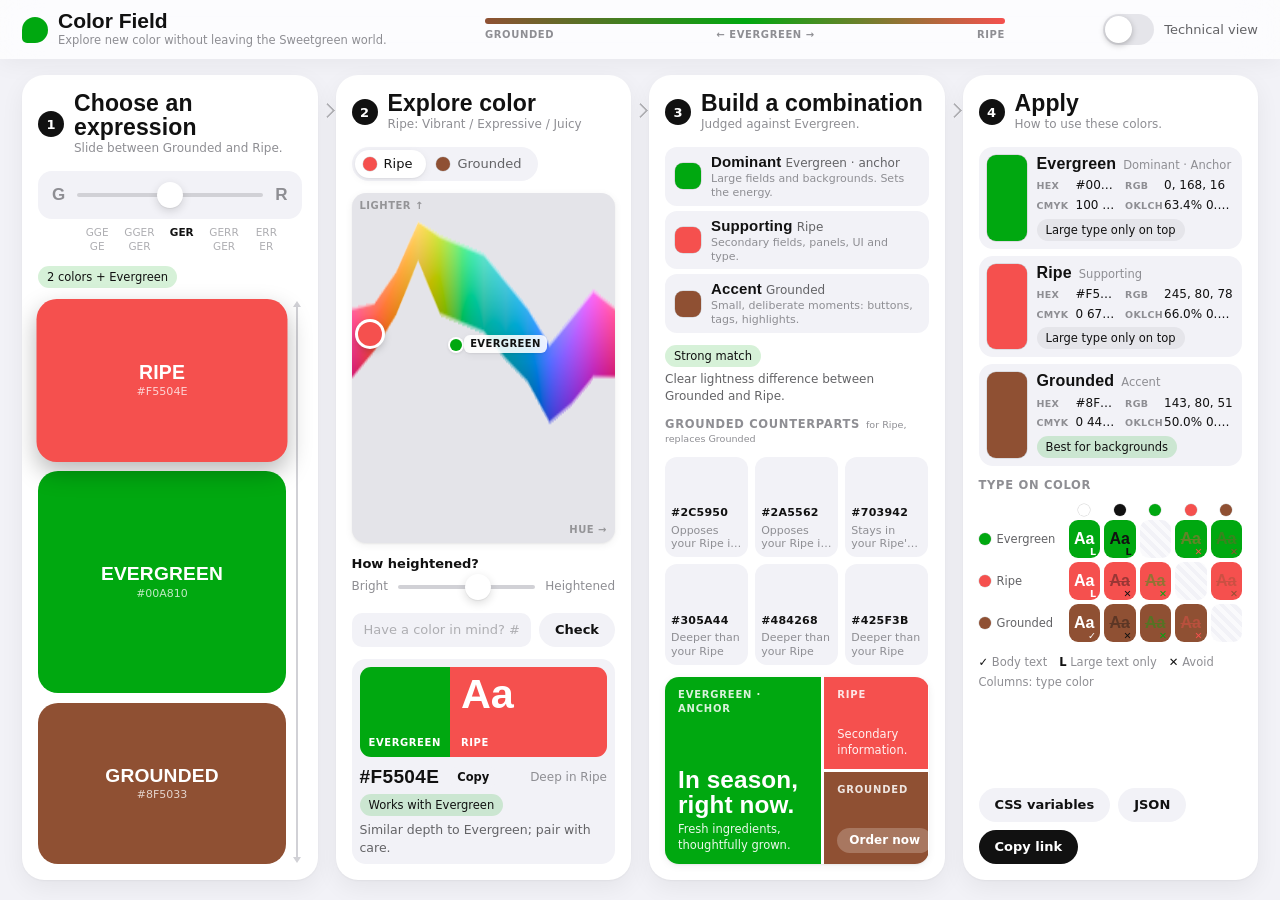
<file: archive/sweetgreen-color-field-v2-ios-columns.html>
<!doctype html>
<html lang="en">
<head>
<meta charset="utf-8">
<meta name="viewport" content="width=device-width, initial-scale=1">
<title>Sweetgreen Color Field (v2, iOS four columns)</title>
<meta name="description" content="Explore new color without leaving the Sweetgreen world.">
<link rel="icon" href="data:image/svg+xml,%3Csvg xmlns=%27http://www.w3.org/2000/svg%27 viewBox=%270 0 32 32%27%3E%3Cpath d=%27M16 2a14 14 0 1 1-14 14V2z%27 fill=%27%2300A810%27/%3E%3C/svg%3E">
<style>

:root {
  --ev: #00A810;   /* Evergreen, PANTONE 2423 C */
  --ink: #111111;
  --white: #FFFFFF;
  /* iOS system grays */
  --bg: #F2F2F7;       /* grouped background */
  --fill: #F2F2F7;    /* tile fill on white cards */
  --fill-2: #E5E5EA;
  --fill-3: #D1D1D6;
  --gray-4: #AEAEB2;
  --muted: #8E8E93;
  --muted-2: #636366;

  /* Soft elevation replaces strokes */
  --shadow-card: 0 1px 2px rgba(0, 0, 0, .04), 0 8px 24px rgba(0, 0, 0, .06);
  --shadow-sm: 0 1px 2px rgba(0, 0, 0, .06), 0 2px 8px rgba(0, 0, 0, .06);
  --shadow-raised: 0 1px 1px rgba(0, 0, 0, .06), 0 3px 10px rgba(0, 0, 0, .14);
  --hair: 0 0 0 .5px rgba(0, 0, 0, .18); /* only for small color dots, so white stays visible */

  --r-card: 22px; --r-tile: 14px; --r-sm: 10px;

  /* Display: GT America Compressed (Trial: Bold / Black only). Text: system sans (SF on Apple devices).
     When a lighter GT America cut is available, set --font-text to it. */
  --font-display: "GT America Compressed", "Helvetica Neue", Helvetica, Arial, sans-serif;
  --font-text: -apple-system, BlinkMacSystemFont, "SF Pro Text", "Helvetica Neue", system-ui, "Segoe UI", Roboto, Arial, sans-serif;
}
* { box-sizing: border-box; }
html, body { height: 100%; }
body { margin: 0; background: var(--bg); color: var(--ink); font: 400 13px/1.4 var(--font-text); font-variant-numeric: tabular-nums; -webkit-font-smoothing: antialiased; overflow: hidden; }
button { font: inherit; color: inherit; cursor: pointer; border: 0; background: none; padding: 0; -webkit-tap-highlight-color: transparent; }
h1, h2, h3, h4 { font-family: var(--font-display); font-weight: 700; margin: 0; letter-spacing: .005em; }
:focus-visible { outline: 3px solid rgba(0, 168, 16, .5); outline-offset: 2px; }
input { font: inherit; color: inherit; }

/* frame: translucent header + four columns that always fit the viewport */
.app { height: 100vh; height: 100dvh; display: grid; grid-template-rows: auto minmax(0, 1fr); }
.top { display: flex; align-items: center; gap: 24px; padding: 10px 22px; background: rgba(255, 255, 255, .72); -webkit-backdrop-filter: saturate(180%) blur(20px); backdrop-filter: saturate(180%) blur(20px); box-shadow: 0 4px 24px rgba(0, 0, 0, .05); position: relative; z-index: 5; }
.brand { display: flex; align-items: center; gap: 10px; flex: none; }
.brand b { display: block; font: 700 21px/1 var(--font-display); }
.brand small { color: var(--muted); font-size: 11.5px; }
.brand-mark { width: 26px; height: 26px; border-radius: 50% 50% 50% 5px; background: var(--ev); }
.spectrum { flex: 1; min-width: 160px; max-width: 520px; margin: 0 auto; }
.spectrum-bar { height: 6px; border-radius: 99px; transition: background .2s; }
.spectrum-labels { display: flex; justify-content: space-between; font-size: 10px; font-weight: 600; letter-spacing: .06em; text-transform: uppercase; color: var(--muted); margin-top: 4px; }
.top-actions { display: flex; align-items: center; gap: 10px; flex: none; }
.switch { display: flex; align-items: center; gap: 10px; font-size: 13px; color: var(--muted-2); cursor: pointer; user-select: none; }
.switch input { position: absolute; opacity: 0; }
.track { width: 51px; height: 31px; border-radius: 99px; background: var(--fill-2); position: relative; transition: background .25s; flex: none; }
.track::after { content: ""; position: absolute; top: 2px; left: 2px; width: 27px; height: 27px; border-radius: 50%; background: #fff; box-shadow: 0 2px 6px rgba(0, 0, 0, .25); transition: transform .25s cubic-bezier(.3, .7, .2, 1); }
.switch input:checked + .track { background: var(--ev); } .switch input:checked + .track::after { transform: translateX(20px); }
.switch input:focus-visible + .track { outline: 3px solid rgba(0, 168, 16, .5); outline-offset: 2px; }

.flow { display: grid; grid-template-columns: repeat(4, minmax(0, 1fr)); gap: 18px; padding: 16px 22px 20px; min-height: 0; }
.col { position: relative; background: #fff; border-radius: var(--r-card); box-shadow: var(--shadow-card); display: flex; flex-direction: column; min-height: 0; min-width: 0; }
.col + .col::before { content: ""; position: absolute; left: -14px; top: 30px; width: 9px; height: 9px; border-top: 2.5px solid var(--gray-4); border-right: 2.5px solid var(--gray-4); transform: rotate(45deg); border-radius: 1px; }
.col-head { display: flex; gap: 10px; align-items: center; padding: 16px 16px 10px; flex: none; }
.col-head h2 { font-size: 23px; line-height: 1.05; }
.col-head p { margin: 2px 0 0; color: var(--muted); font-size: 12px; line-height: 1.3; }
.num { flex: none; width: 26px; height: 26px; border-radius: 50%; background: var(--ink); color: #fff; display: grid; place-items: center; font: 600 13px var(--font-text); }
.col-body { flex: 1; min-height: 0; padding: 4px 16px 16px; display: flex; flex-direction: column; gap: 12px; overflow: auto; scrollbar-width: thin; }
.sub { font: 600 11.5px var(--font-text); text-transform: uppercase; letter-spacing: .06em; color: var(--muted); margin: 0; }
.sub small { font-weight: 400; text-transform: none; letter-spacing: 0; margin-left: 6px; }

/* shared bits */
.tags { display: flex; flex-wrap: wrap; gap: 5px; }
.tag { font-size: 11.5px; font-weight: 500; padding: 3px 9px; border-radius: 99px; white-space: nowrap; }
.tag-good { background: rgba(0, 168, 16, .16); color: var(--ink); }
.tag-info { background: var(--fill); color: var(--muted-2); }
.tag-warn { background: var(--fill-2); color: var(--ink); }
.tag-bad { background: var(--ink); color: #fff; }
.mono { font-size: 11.5px; line-height: 1.5; color: var(--muted); }
.btn { background: var(--fill); padding: 8px 16px; border-radius: 99px; font-size: 13px; font-weight: 600; color: var(--ink); white-space: nowrap; transition: background .15s, transform .1s; }
.btn:hover { background: var(--fill-2); } .btn:active { transform: scale(.97); }
.btn-primary { background: var(--ink); color: #fff; } .btn-primary:hover { background: #333; }
.mini { background: var(--fill); padding: 2px 10px; border-radius: 99px; font-size: 11.5px; font-weight: 600; color: var(--ink); }
.mini:hover { background: var(--fill-2); }

/* 1. expression */
.bal-row { display: flex; align-items: center; gap: 12px; background: var(--fill); border-radius: var(--r-tile); padding: 10px 14px; }
.bal-end { font: 700 17px var(--font-display); color: var(--muted); }
input[type=range] { -webkit-appearance: none; appearance: none; background: transparent; margin: 0; cursor: grab; min-width: 0; height: 28px; }
input[type=range]:active { cursor: grabbing; }
input[type=range]::-webkit-slider-runnable-track { height: 4px; background: var(--fill-3); border-radius: 4px; }
input[type=range]::-moz-range-track { height: 4px; background: var(--fill-3); border-radius: 4px; }
input[type=range]::-webkit-slider-thumb { -webkit-appearance: none; width: 26px; height: 26px; border-radius: 50%; background: #fff; margin-top: -11px; box-shadow: var(--shadow-raised); }
input[type=range]::-moz-range-thumb { width: 26px; height: 26px; border: 0; border-radius: 50%; background: #fff; box-shadow: var(--shadow-raised); }
#balance { flex: 1; }
.bal-zones { display: flex; margin: 6px 14px 0 38px; }
.bal-zones .zone { flex: 1; text-align: center; font-size: 10.5px; line-height: 1.3; color: var(--gray-4); padding: 1px 0; }
.bal-zones .zone.on { color: var(--ink); font-weight: 700; }
.layouts { display: flex; flex-direction: column; gap: 2px; background: var(--fill); padding: 3px; border-radius: var(--r-tile); }
.layouts:empty { display: none; }
.layout { display: flex; flex-wrap: wrap; align-items: center; gap: 4px 10px; text-align: left; border-radius: 11px; padding: 7px 10px; font-size: 13px; transition: background .2s, box-shadow .2s; }
.layout.on { background: #fff; box-shadow: var(--shadow-sm); }
.layout .dots { display: flex; gap: 3px; flex: none; }
.layout .dots i { width: 13px; height: 13px; border-radius: 50%; box-shadow: var(--hair); }
.layout .lab { flex: 1 1 100px; min-width: 0; font-weight: 500; }
.layout .lead { display: block; font-size: 11px; font-weight: 400; color: var(--muted); }
.count-note { font-size: 12px; color: var(--muted); display: flex; flex-wrap: wrap; gap: 4px 8px; align-items: center; }
.stack-wrap { flex: 1; min-height: 140px; display: flex; gap: 10px; }
.stack { flex: 1; display: flex; flex-direction: column; min-width: 0; }
.stack .slot, .stack .empty { flex: 0 1 0; min-height: 0; margin: 0; padding: 0; overflow: hidden; border-radius: 20px; opacity: 0; transition: flex-grow .45s cubic-bezier(.3, .7, .2, 1), margin .4s, opacity .25s, height .4s, box-shadow .25s, transform .25s; }
.stack .slot { display: flex; flex-direction: column; align-items: center; justify-content: center; gap: 1px; text-align: center; cursor: pointer; }
.stack .slot.on { opacity: 1; margin-top: 10px; }
.stack .slot.first { margin-top: 0; }
.stack .slot.sel { box-shadow: 0 10px 24px rgba(0, 0, 0, .28); transform: scale(1.012); position: relative; z-index: 1; }
.stack .slot-e { cursor: default; }
.stack .empty { flex: none; height: 0; background: var(--fill-2); border-radius: 99px; }
.stack .empty.on { opacity: 1; height: 8px; }
.stack .empty[data-empty=top].on { margin-bottom: 10px; } .stack .empty[data-empty=bottom].on { margin-top: 10px; }
.slot .b-label { font: 700 clamp(15px, 1.5vw, 22px)/1.1 var(--font-display); text-transform: uppercase; letter-spacing: .01em; }
.slot .b-hex { font-size: 11px; font-weight: 500; opacity: .75; }
.stack .slot.compact { flex-direction: row; gap: 8px; } .stack .slot.compact .b-label { font-size: 14px; } .stack .slot.compact .b-hex { display: none; }
.ax-line { flex: none; width: 1.5px; background: var(--fill-3); position: relative; margin: 4px 4px 4px 0; border-radius: 2px; }
.ax-line::before, .ax-line::after { content: ""; position: absolute; left: -3.25px; border: 4px solid transparent; }
.ax-line::before { top: -3px; border-bottom: 6px solid var(--fill-3); border-top: 0; }
.ax-line::after { bottom: -3px; border-top: 6px solid var(--fill-3); border-bottom: 0; }

/* 2. explore */
.tabs { display: flex; flex-wrap: wrap; gap: 2px; background: var(--fill); padding: 3px; border-radius: 99px; align-self: flex-start; }
.tabs[hidden] { display: none; }
.tabs button { padding: 5px 14px 5px 8px; border-radius: 99px; display: flex; align-items: center; gap: 7px; color: var(--muted-2); font-size: 13px; font-weight: 500; transition: background .2s, box-shadow .2s; }
.tabs button i { width: 14px; height: 14px; border-radius: 50%; box-shadow: var(--hair); }
.tabs button.on { background: #fff; color: var(--ink); box-shadow: var(--shadow-sm); }
.field-wrap { position: relative; border-radius: var(--r-tile); overflow: hidden; background: var(--fill); box-shadow: var(--shadow-sm); flex: 1 1 140px; min-height: 120px; }
#field { display: block; width: 100%; height: 100%; cursor: crosshair; touch-action: none; }
.marker, .ev-marker { position: absolute; width: 24px; height: 24px; margin: -12px 0 0 -12px; border-radius: 50%; background: #fff; box-shadow: 0 0 0 3px #fff, 0 3px 10px rgba(0, 0, 0, .35); pointer-events: none; }
.ev-marker { width: 12px; height: 12px; margin: -6px 0 0 -6px; box-shadow: 0 0 0 2px #fff, 0 1px 4px rgba(0, 0, 0, .3); }
.ev-marker span { position: absolute; left: 14px; top: -4px; font-size: 10px; font-weight: 600; letter-spacing: .04em; text-transform: uppercase; color: var(--ink); background: rgba(255, 255, 255, .88); padding: 2px 6px; border-radius: 6px; box-shadow: var(--shadow-sm); }
.axis { position: absolute; font-size: 10px; font-weight: 600; letter-spacing: .05em; text-transform: uppercase; color: rgba(0, 0, 0, .35); pointer-events: none; }
.axis-y { left: 8px; top: 6px; } .axis-x { right: 8px; bottom: 6px; }
.slider-row label { font-size: 13px; font-weight: 600; }
.slider-body { display: flex; align-items: center; gap: 10px; color: var(--muted); font-size: 12px; }
.slider-body input { flex: 1; }
.test-row { display: flex; gap: 8px; }
.test-row input { flex: 1; min-width: 0; padding: 8px 12px; border-radius: var(--r-sm); border: 0; background: var(--fill); font-size: 13px; }
.test-row input::placeholder { color: var(--gray-4); }
.test-row input:focus { outline: none; background: #fff; box-shadow: 0 0 0 3px rgba(0, 168, 16, .35), var(--shadow-sm); }
.test-msg { margin-top: 6px; font-size: 12px; color: var(--muted-2); display: flex; flex-wrap: wrap; align-items: center; gap: 4px 6px; }
.test-msg:empty { display: none; }
.chip { display: inline-flex; align-items: center; gap: 5px; font-size: 12px; font-weight: 600; }
.chip i { width: 13px; height: 13px; border-radius: 50%; box-shadow: var(--hair); }
.context { background: var(--fill); border-radius: var(--r-tile); padding: 8px; margin-top: auto; flex: none; }
.stage { display: flex; height: clamp(56px, 10vh, 96px); border-radius: 11px; overflow: hidden; }
.stage-ev { flex: 0 0 32%; padding: 7px 9px; font-size: 10px; font-weight: 600; letter-spacing: .06em; text-transform: uppercase; display: flex; align-items: flex-end; }
.stage-sel { flex: 1; padding: 7px 11px; display: flex; flex-direction: column; justify-content: space-between; font-size: 10px; font-weight: 600; letter-spacing: .06em; text-transform: uppercase; }
.stage-aa { font: 700 clamp(26px, 4.6vh, 44px)/1 var(--font-display); letter-spacing: 0; text-transform: none; }
.hexline { display: flex; align-items: center; gap: 8px; margin-top: 9px; }
.hexline b { font: 700 19px var(--font-display); letter-spacing: .02em; }
.depth { color: var(--muted); font-size: 12px; margin-left: auto; }
.note { margin: 5px 0 0; font-size: 12.5px; color: var(--muted-2); }
.ctx-tags { margin-top: 6px; }

/* 3. build */
.roles { display: flex; flex-direction: column; gap: 5px; }
.role { display: flex; align-items: center; gap: 10px; background: var(--fill); border-radius: 12px; padding: 6px 10px; }
.role-sw { flex: none; width: 26px; height: 26px; border-radius: 8px; box-shadow: var(--hair); }
.role b { font: 700 15px var(--font-display); letter-spacing: .01em; } .role-name { color: var(--muted-2); font-size: 12px; }
.role small { display: block; color: var(--muted); font-size: 11px; line-height: 1.25; }
.overall { display: flex; flex-wrap: wrap; align-items: center; gap: 4px 8px; font-size: 12px; color: var(--muted-2); }
.recs { display: grid; grid-template-columns: repeat(3, minmax(0, 1fr)); gap: 7px; }
.rec { text-align: left; background: var(--fill); border-radius: 12px; padding: 6px; display: flex; flex-direction: column; gap: 3px; min-width: 0; transition: background .2s, box-shadow .2s, transform .1s; }
.rec:hover { background: var(--fill-2); } .rec:active { transform: scale(.98); }
.rec.on { background: #fff; box-shadow: var(--shadow-raised); }
.rec-sw { height: clamp(26px, 4.4vh, 44px); border-radius: 8px; position: relative; overflow: hidden; }
.rec-sw i { position: absolute; right: 0; top: 0; bottom: 0; width: 10px; }
.rec b { font-size: 11px; font-weight: 600; letter-spacing: .02em; }
.rec-why { font-size: 11px; line-height: 1.25; color: var(--muted); display: -webkit-box; -webkit-line-clamp: 2; -webkit-box-orient: vertical; overflow: hidden; }
.invite { display: flex; flex-direction: column; align-items: flex-start; gap: 8px; background: var(--fill); padding: 11px 13px; border-radius: var(--r-tile); font-size: 12.5px; color: var(--muted-2); }
.poster { flex: 1; min-height: 110px; display: grid; gap: 3px; border-radius: var(--r-tile); overflow: hidden; box-shadow: var(--shadow-sm); }
.poster .b { padding: 11px 13px; display: flex; flex-direction: column; justify-content: flex-end; gap: 3px; min-height: 0; overflow: hidden; }
.poster small { font-size: 10px; font-weight: 600; letter-spacing: .08em; text-transform: uppercase; opacity: .85; margin-bottom: auto; }
.poster h4 { font: 700 clamp(18px, 1.9vw, 28px)/1.02 var(--font-display); }
.poster p { margin: 0; font-size: 11.5px; opacity: .92; }
.poster .pill { align-self: flex-start; white-space: nowrap; background: rgba(255, 255, 255, .22); padding: 4px 12px; border-radius: 99px; font-size: 12px; font-weight: 600; }
.poster.n2 { grid-template-columns: minmax(0, 2fr) minmax(0, 1fr); }
.poster.n3, .poster.n4 { grid-template-columns: minmax(0, 1.5fr) minmax(0, 1fr); }
.poster.n3 .b-dominant, .poster.n4 .b-dominant { grid-row: 1 / -1; }
.poster.n3 .b:not(.b-dominant), .poster.n4 .b:not(.b-dominant) { grid-column: 2; }

/* 4. apply */
.crows { display: flex; flex-direction: column; gap: 7px; }
.crow { display: grid; grid-template-columns: 40px minmax(0, 1fr); gap: 10px; align-items: start; border-radius: var(--r-tile); padding: 8px; background: var(--fill); }
.crow-sw { height: 100%; min-height: 44px; border-radius: 9px; box-shadow: var(--hair); }
.crow-title { display: flex; align-items: baseline; gap: 7px; }
.crow-title b { font: 700 16px var(--font-display); letter-spacing: .01em; } .crow-title span { font-size: 11.5px; color: var(--muted); }
.crow-vals { display: grid; grid-template-columns: minmax(0, .85fr) minmax(0, 1.15fr); gap: 1px 8px; margin-top: 3px; }
.val { display: flex; align-items: baseline; gap: 6px; text-align: left; font-size: 12px; font-weight: 500; min-width: 0; padding: 1px 0; }
.val span { color: var(--muted); font-size: 9.5px; font-weight: 600; width: 33px; flex: none; text-transform: uppercase; letter-spacing: .03em; }
.val code { font: inherit; overflow: hidden; text-overflow: ellipsis; white-space: nowrap; }
.val:hover code { text-decoration: underline; }
.crow-tags { margin-top: 4px; }
.crows.dense .crow-tags { display: none; }
.matrix { display: grid; gap: 4px; align-items: center; }
.mx-h { font-size: 10px; color: var(--muted); text-align: center; display: flex; flex-direction: column; align-items: center; gap: 2px; line-height: 1.1; }
.mx-h i { width: 12px; height: 12px; border-radius: 50%; box-shadow: var(--hair); }
.mx-r { font-size: 11.5px; color: var(--muted-2); display: flex; align-items: center; gap: 6px; min-width: 0; }
.mx-r i { flex: none; width: 12px; height: 12px; border-radius: 50%; box-shadow: var(--hair); }
.mx-r span { overflow: hidden; text-overflow: ellipsis; white-space: nowrap; }
.mx { position: relative; height: clamp(26px, 4.2vh, 38px); border-radius: 9px; display: grid; place-items: center; font: 700 16px var(--font-display); }
.mx.same { background: repeating-linear-gradient(45deg, var(--fill), var(--fill) 4px, #fafafc 4px, #fafafc 8px); }
.mx .m { position: absolute; right: 4px; bottom: 1px; font: 700 9.5px var(--font-text); }
.mx.lvl-fail .a { opacity: .4; text-decoration: line-through; }
.legend { display: flex; flex-wrap: wrap; gap: 4px 12px; font-size: 11.5px; color: var(--muted); }
.legend b { font-weight: 700; color: var(--ink); }
.exports { display: flex; flex-wrap: wrap; gap: 8px; margin-top: auto; padding-top: 4px; }

/* technical drawer: an iOS-style sheet */
.drawer { position: fixed; top: 10px; right: 10px; bottom: 10px; width: min(440px, calc(100vw - 20px)); background: rgba(255, 255, 255, .92); -webkit-backdrop-filter: saturate(180%) blur(24px); backdrop-filter: saturate(180%) blur(24px); border-radius: 26px; box-shadow: 0 20px 60px rgba(0, 0, 0, .25), 0 2px 8px rgba(0, 0, 0, .08); z-index: 30; display: flex; flex-direction: column; }
.drawer[hidden] { display: none; }
.drawer-head { display: flex; align-items: center; justify-content: space-between; padding: 18px 20px 10px; }
.drawer-head h3 { font-size: 26px; }
.drawer-body { flex: 1; overflow: auto; padding: 0 20px 22px; display: flex; flex-direction: column; gap: 16px; }
.drawer h4 { font: 600 11.5px var(--font-text); text-transform: uppercase; letter-spacing: .06em; color: var(--muted); margin: 0 0 7px; }
.tcard { border-radius: var(--r-tile); padding: 10px 12px; background: var(--fill); margin-bottom: 8px; }
.tcard-h { display: flex; align-items: center; gap: 8px; font: 700 16px var(--font-display); }
.tcard-h i { width: 16px; height: 16px; border-radius: 50%; box-shadow: var(--hair); }
.tcard-h .mono { font: 500 12px var(--font-text); }
.bar { display: grid; grid-template-columns: 104px 1fr 36px; gap: 8px; align-items: center; font-size: 11.5px; color: var(--muted-2); }
.bar > i { height: 5px; border-radius: 4px; background: var(--fill-2); position: relative; overflow: hidden; }
.bar > i::after { content: ""; position: absolute; inset: 0; width: var(--w); background: var(--ink); border-radius: 4px; }
.bar em { font-style: normal; font-size: 11.5px; text-align: right; }
.ttable { width: 100%; border-collapse: collapse; font-size: 11.5px; }
.ttable td, .ttable th { padding: 4px 5px; text-align: right; } .ttable th { color: var(--muted); font-weight: 600; } .ttable tr + tr td { box-shadow: 0 -1px 0 rgba(0, 0, 0, .05); }
.ttable th:first-child, .ttable td:first-child { text-align: left; }
#slice { width: 100%; border-radius: var(--r-tile); background: #fff; box-shadow: var(--shadow-sm); }
.drawer p { margin: 0; font-size: 12.5px; color: var(--muted-2); }

.toast { position: fixed; left: 50%; bottom: 24px; transform: translate(-50%, 20px); background: rgba(28, 28, 30, .92); color: #fff; padding: 10px 18px; border-radius: 99px; font-size: 13px; font-weight: 500; opacity: 0; pointer-events: none; transition: .25s; z-index: 40; box-shadow: 0 8px 24px rgba(0, 0, 0, .25); }
.toast.show { opacity: 1; transform: translate(-50%, 0); }

/* short screens: drop secondary detail instead of scrolling */
@media (max-height: 860px) {
  .crow-tags, .role small, .note { display: none; }
}
@media (max-height: 800px) {
  .rec-why { -webkit-line-clamp: 1; } .rec-sw { height: 24px; } .poster { min-height: 90px; } .role { padding: 4px 10px; }
  .mx { height: 24px; } .crow-sw { min-height: 34px; } .col-body { gap: 8px; } .crow { padding: 6px; }
}
@media (max-height: 800px) {
  .crows.dense .crow-vals .val:nth-child(n+3) { display: none; }
}
@media (max-height: 700px) {
  .brand small, .col-head p { display: none; }
  .crow-vals .val:nth-child(n+3) { display: none; }
}

/* narrow screens: columns stack and the page scrolls (the one place it must) */
@media (max-width: 1080px) {
  body { overflow: auto; }
  .app { height: auto; display: block; }
  .flow { grid-template-columns: 1fr; padding: 12px; }
  .col + .col::before { left: 50%; top: -14px; transform: rotate(135deg) translateX(5px); }
  .col-body { overflow: visible; }
  .stack-wrap { min-height: 360px; }
  .top { flex-wrap: wrap; gap: 10px; } .brand small { display: none; }
  .crow-tags, .role small, .note { display: block; }
}
@media (prefers-reduced-motion: reduce) { * { transition: none !important; } }

</style>
</head>
<body>
<div class="app">
  <header class="top">
    <div class="brand">
      <span class="brand-mark" aria-hidden="true"></span>
      <div><b>Color Field</b><small>Explore new color without leaving the Sweetgreen world.</small></div>
    </div>
    <div class="spectrum" aria-hidden="true">
      <div class="spectrum-bar" id="spectrum-bar"></div>
      <div class="spectrum-labels"><span>Grounded</span><span>← Evergreen →</span><span>Ripe</span></div>
    </div>
    <div class="top-actions">
      <label class="switch" title="Show OKLCH values, scores and contrast numbers">
        <input id="tech-toggle" type="checkbox"><span class="track"></span><span>Technical view</span>
      </label>
    </div>
  </header>

  <main class="flow">
    <section id="expression" class="col" aria-labelledby="h-expression">
      <header class="col-head"><span class="num">1</span><div><h2 id="h-expression">Choose an expression</h2><p>Slide between Grounded and Ripe.</p></div></header>
      <div class="col-body">
        <div class="bal">
          <div class="bal-row"><span class="bal-end">G</span><input id="balance" type="range" min="0" max="1000" step="1" aria-label="Balance between Grounded and Ripe"><span class="bal-end">R</span></div>
          <div class="bal-zones" id="bal-zones" aria-hidden="true"></div>
        </div>
        <div class="layouts" id="layouts" role="radiogroup" aria-label="Color chip layout"></div>
        <div id="count-note" class="count-note"></div>
        <div class="stack-wrap">
          <div class="stack" id="stack" role="group" aria-label="Color balance preview">
            <div class="empty" data-empty="top"></div>
            <button class="slot" data-id="r1" data-action="chip"></button>
            <button class="slot" data-id="r2" data-action="chip"></button>
            <button class="slot slot-e" data-id="e" data-action="chip"></button>
            <button class="slot" data-id="g1" data-action="chip"></button>
            <button class="slot" data-id="g2" data-action="chip"></button>
            <div class="empty" data-empty="bottom"></div>
          </div>
          <div class="ax-line" aria-hidden="true"></div>
        </div>
      </div>
    </section>

    <section id="explore" class="col" aria-labelledby="h-explore">
      <header class="col-head"><span class="num">2</span><div><h2 id="h-explore">Explore color</h2><p id="explore-sub"></p></div></header>
      <div class="col-body">
        <div class="tabs" id="tabs" role="tablist"></div>
        <div class="field-wrap">
          <canvas id="field" width="360" height="200" tabindex="0" role="slider" aria-label="Color field. Horizontal is hue, vertical is lightness. Arrow keys move the selection."></canvas>
          <div class="marker" id="marker"></div>
          <div class="ev-marker" id="ev-marker"><span>Evergreen</span></div>
          <span class="axis axis-y">Lighter ↑</span><span class="axis axis-x">Hue →</span>
        </div>
        <div class="slider-row">
          <div class="slider-top"><label for="intensity" id="intensity-label"></label></div>
          <div class="slider-body"><span id="intensity-lo"></span><input id="intensity" type="range" min="0" max="100" step="1"><span id="intensity-hi"></span></div>
        </div>
        <div class="test">
          <div class="test-row"><input id="hex-test" type="text" placeholder="Have a color in mind? #E4572E" spellcheck="false" autocomplete="off" aria-label="Check a HEX color"><button data-action="test-hex" class="btn">Check</button></div>
          <div id="test-msg" class="test-msg" role="status" aria-live="polite"></div>
        </div>
        <aside class="context" id="context" aria-live="polite"></aside>
      </div>
    </section>

    <section id="build" class="col" aria-labelledby="h-build">
      <header class="col-head"><span class="num">3</span><div><h2 id="h-build">Build a combination</h2><p>Judged against Evergreen.</p></div></header>
      <div class="col-body" id="build-body"></div>
    </section>

    <section id="apply" class="col" aria-labelledby="h-apply">
      <header class="col-head"><span class="num">4</span><div><h2 id="h-apply">Apply</h2><p>How to use these colors.</p></div></header>
      <div class="col-body" id="apply-body"></div>
    </section>
  </main>
</div>

<aside class="drawer" id="drawer" aria-label="Technical view" hidden>
  <header class="drawer-head"><h3>Under the hood</h3><button class="mini" data-action="close-tech" aria-label="Close technical view">Close</button></header>
  <div class="drawer-body" id="drawer-body"></div>
</aside>
<div class="toast" id="toast" role="status" aria-live="polite"></div>

<script>
/* Color math: OKLCH <-> sRGB, gamut fitting, distance, contrast (WCAG + APCA).
   Pure functions, no DOM. Attaches to the global SG namespace (works in browser and Node). */
(function (root) {
  const SG = (root.SG = root.SG || {});
  const RAD = Math.PI / 180;

  const clamp = (v, lo, hi) => Math.min(hi, Math.max(lo, v));
  const lerp = (a, b, t) => a + (b - a) * t;
  const ramp = (x, a, b) => clamp((x - a) / (b - a), 0, 1);
  const hueDiff = (a, b) => { const d = Math.abs(a - b) % 360; return d > 180 ? 360 - d : d; };

  const toLinear = (c) => (c <= 0.04045 ? c / 12.92 : Math.pow((c + 0.055) / 1.055, 2.4));
  const fromLinear = (c) => (c <= 0.0031308 ? 12.92 * c : 1.055 * Math.pow(c, 1 / 2.4) - 0.055);

  function oklchToLinear({ L, C, h }) {
    const a = C * Math.cos(h * RAD), b = C * Math.sin(h * RAD);
    const l = Math.pow(L + 0.3963377774 * a + 0.2158037573 * b, 3);
    const m = Math.pow(L - 0.1055613458 * a - 0.0638541728 * b, 3);
    const s = Math.pow(L - 0.0894841775 * a - 1.291485548 * b, 3);
    return [
      4.0767416621 * l - 3.3077115913 * m + 0.2309699292 * s,
      -1.2684380046 * l + 2.6097574011 * m - 0.3413193965 * s,
      -0.0041960863 * l - 0.7034186147 * m + 1.707614701 * s,
    ];
  }

  function linearToOklch([r, g, b]) {
    const l = Math.cbrt(0.4122214708 * r + 0.5363325363 * g + 0.0514459929 * b);
    const m = Math.cbrt(0.2119034982 * r + 0.6806995451 * g + 0.1073969566 * b);
    const s = Math.cbrt(0.0883024619 * r + 0.2817188376 * g + 0.6299787005 * b);
    const L = 0.2104542553 * l + 0.793617785 * m - 0.0040720468 * s;
    const a = 1.9779984951 * l - 2.428592205 * m + 0.4505937099 * s;
    const bb = 0.0259040371 * l + 0.7827717662 * m - 0.808675766 * s;
    const C = Math.hypot(a, bb);
    let h = Math.atan2(bb, a) / RAD;
    if (h < 0) h += 360;
    return { L, C, h: C < 1e-4 ? 0 : h };
  }

  const inGamut = (lin, eps = 1e-4) => lin.every((v) => v >= -eps && v <= 1 + eps);

  /** Reduce chroma (hue and lightness fixed) until the color fits inside sRGB. */
  function fitToGamut(c) {
    if (inGamut(oklchToLinear(c))) return { L: c.L, C: c.C, h: c.h };
    let lo = 0, hi = c.C;
    for (let i = 0; i < 22; i++) {
      const mid = (lo + hi) / 2;
      if (inGamut(oklchToLinear({ L: c.L, C: mid, h: c.h }))) lo = mid; else hi = mid;
    }
    return { L: c.L, C: lo, h: c.h };
  }

  function oklchToRgb8(c) {
    const f = fitToGamut(c);
    return oklchToLinear(f).map((v) => Math.round(clamp(fromLinear(clamp(v, 0, 1)), 0, 1) * 255));
  }

  const hex2 = (n) => n.toString(16).padStart(2, '0');
  const toHex = (c) => '#' + oklchToRgb8(c).map(hex2).join('').toUpperCase();

  function parseHex(hex) {
    const m = /^#?([0-9a-f]{3}|[0-9a-f]{6})$/i.exec(String(hex).trim());
    if (!m) return null;
    let s = m[1];
    if (s.length === 3) s = s.split('').map((x) => x + x).join('');
    return [0, 2, 4].map((i) => parseInt(s.slice(i, i + 2), 16));
  }
  function fromHex(hex) {
    const rgb = parseHex(hex);
    return rgb ? linearToOklch(rgb.map((v) => toLinear(v / 255))) : null;
  }

  function deltaE(a, b) {
    const ax = a.C * Math.cos(a.h * RAD), ay = a.C * Math.sin(a.h * RAD);
    const bx = b.C * Math.cos(b.h * RAD), by = b.C * Math.sin(b.h * RAD);
    return Math.hypot(a.L - b.L, ax - bx, ay - by);
  }

  function wcag(fgHex, bgHex) {
    const Y = (hex) => { const [r, g, b] = parseHex(hex).map((v) => toLinear(v / 255)); return 0.2126 * r + 0.7152 * g + 0.0722 * b; };
    const [hi, lo] = [Y(fgHex), Y(bgHex)].sort((x, y) => y - x);
    return (hi + 0.05) / (lo + 0.05);
  }

  /** APCA-W3 0.98G-4g. Returns signed Lc (positive = dark text on light bg). */
  function apca(fgHex, bgHex) {
    const Y = (hex) => {
      const [r, g, b] = parseHex(hex).map((v) => Math.pow(v / 255, 2.4));
      const y = 0.2126729 * r + 0.7151522 * g + 0.072175 * b;
      return y >= 0.022 ? y : y + Math.pow(0.022 - y, 1.414);
    };
    const yt = Y(fgHex), yb = Y(bgHex);
    if (Math.abs(yb - yt) < 0.0005) return 0;
    const s = yb > yt ? (Math.pow(yb, 0.56) - Math.pow(yt, 0.57)) * 1.14 : (Math.pow(yb, 0.65) - Math.pow(yt, 0.62)) * 1.14;
    if (Math.abs(s) < 0.1) return 0;
    return (s > 0 ? s - 0.027 : s + 0.027) * 100;
  }

  /** Naive device-independent CMYK. Indicative only; real print values need a press profile. */
  function cmyk(hex) {
    const [r, g, b] = parseHex(hex).map((v) => v / 255);
    const k = 1 - Math.max(r, g, b);
    if (k >= 1) return [0, 0, 0, 100];
    return [(1 - r - k) / (1 - k), (1 - g - k) / (1 - k), (1 - b - k) / (1 - k), k].map((v) => Math.round(v * 100));
  }

  const oklchString = (c) => `oklch(${(c.L * 100).toFixed(1)}% ${c.C.toFixed(3)} ${c.h.toFixed(1)})`;

  SG.color = { clamp, lerp, ramp, hueDiff, oklchToLinear, linearToOklch, fitToGamut, oklchToRgb8, toHex, parseHex, fromHex, deltaE, wcag, apca, cmyk, oklchString };
  if (typeof module !== 'undefined') module.exports = SG.color;
})(typeof globalThis !== 'undefined' ? globalThis : this);

</script>
<script>
/* Territory definitions: Grounded and Ripe as irregular, hue-dependent regions of OKLCH space.
   Each territory is a table of keypoints every 30 degrees of hue: [hue, Lmin, Lmax, Cmin, Cmax].
   Bounds between keypoints are interpolated, so the region is NOT one rectangle.

   PROVISIONAL: these values are a seed, set from general color knowledge, not from Sweetgreen's
   approved samples. Methodology: Visual -> Sample -> Measure -> Rule. Replace the tables with
   values measured from the approved/borderline/outside sample set (see README). */
(function (root) {
  const SG = root.SG;
  const { clamp, lerp, hueDiff, fitToGamut, fromHex } = SG.color;

  const CONFIG = {
    evergreenHex: '#00A810', // PANTONE 2423 C, RGB 0/168/16. Single source for the brand anchor
    inkHex: '#111111',        // dark type color used in contrast tests (assumed; confirm)
    whiteHex: '#FFFFFF',
    coreDepth: 0.15,          // inside by >= 15% of the local range = "core"; 0..15% = "edge"
  };

  //                 hue   Lmin  Lmax  Cmin  Cmax
  const GROUNDED = [
    [0,   0.38, 0.62, 0.060, 0.130],
    [30,  0.38, 0.64, 0.065, 0.135],
    [60,  0.45, 0.72, 0.065, 0.115],
    [90,  0.55, 0.80, 0.065, 0.110],
    [120, 0.45, 0.76, 0.055, 0.120],
    [150, 0.38, 0.72, 0.050, 0.105],
    [180, 0.38, 0.70, 0.040, 0.085],
    [210, 0.38, 0.72, 0.040, 0.085],
    [240, 0.36, 0.70, 0.040, 0.095],
    [270, 0.36, 0.66, 0.045, 0.105],
    [300, 0.36, 0.64, 0.050, 0.105],
    [330, 0.37, 0.63, 0.055, 0.115],
  ];
  const RIPE = [
    [0,   0.56, 0.72, 0.170, 0.250],
    [30,  0.62, 0.73, 0.160, 0.225],
    [60,  0.70, 0.80, 0.135, 0.175],
    [90,  0.82, 0.91, 0.110, 0.160],
    [120, 0.70, 0.88, 0.150, 0.210],
    [150, 0.68, 0.86, 0.150, 0.220],
    [180, 0.66, 0.84, 0.100, 0.135],
    [210, 0.60, 0.78, 0.090, 0.130],
    [240, 0.55, 0.72, 0.120, 0.160],
    [270, 0.46, 0.64, 0.160, 0.260],
    [300, 0.50, 0.70, 0.150, 0.280],
    [330, 0.56, 0.76, 0.190, 0.270],
  ];

  const TERRITORIES = {
    grounded: {
      key: 'grounded', label: 'Grounded', table: GROUNDED,
      character: ['Rooted', 'Substantial', 'Calm', 'Tempered', 'Elemental'],
      slider: ['Tempered', 'Fuller'],
      blurb: 'Earth, terrain, minerals, water, atmosphere. Tempered, not muted.',
    },
    ripe: {
      key: 'ripe', label: 'Ripe', table: RIPE,
      character: ['Vibrant', 'Expressive', 'Juicy', 'Abundant', 'Full'],
      slider: ['Bright', 'Heightened'],
      blurb: 'Fruit, flowers, crops, blooms. Heightened, not just saturated.',
    },
  };

  /** Interpolated {Lmin, Lmax, Cmin, Cmax} of a territory at hue h. */
  function bounds(key, h) {
    const t = TERRITORIES[key].table;
    const hh = ((h % 360) + 360) % 360;
    const i = Math.floor(hh / 30) % 12, f = (hh % 30) / 30;
    const a = t[i], b = t[(i + 1) % 12];
    return { Lmin: lerp(a[1], b[1], f), Lmax: lerp(a[2], b[2], f), Cmin: lerp(a[3], b[3], f), Cmax: lerp(a[4], b[4], f) };
  }

  /** Signed normalised depth: >0 inside (0.5 = dead center), <0 outside. */
  function depthIn(key, c) {
    const b = bounds(key, c.h);
    const dL = Math.min(c.L - b.Lmin, b.Lmax - c.L) / (b.Lmax - b.Lmin);
    const dC = Math.min(c.C - b.Cmin, b.Cmax - c.C) / (b.Cmax - b.Cmin);
    return Math.min(dL, dC);
  }

  /** Territory membership of an OKLCH color. */
  function membership(c) {
    const g = depthIn('grounded', c), r = depthIn('ripe', c);
    const best = g >= r ? 'grounded' : 'ripe';
    const depth = Math.max(g, r);
    const status = depth >= CONFIG.coreDepth ? 'core' : depth >= 0 ? 'edge' : 'outside';
    return { territory: depth >= 0 ? best : null, nearest: best, depth, status };
  }

  /** Color inside a territory at hue h, lightness L, intensity t (0..1 across the local chroma range). */
  function colorAt(key, h, L, t) {
    const b = bounds(key, h);
    return fitToGamut({ L: clamp(L, b.Lmin, b.Lmax), C: lerp(b.Cmin, b.Cmax, t), h });
  }

  /** Position of a color's chroma within its territory's local chroma range (0..1). */
  function intensityOf(key, c) {
    const b = bounds(key, c.h);
    return clamp((c.C - b.Cmin) / (b.Cmax - b.Cmin), 0, 1);
  }

  /** Nearest approved color in a territory (clamps into the local region, slightly inset). */
  function snapInto(key, c) {
    const b = bounds(key, c.h), inset = 0.04;
    const L = clamp(c.L, lerp(b.Lmin, b.Lmax, inset), lerp(b.Lmax, b.Lmin, inset));
    const C = clamp(c.C, lerp(b.Cmin, b.Cmax, inset), lerp(b.Cmax, b.Cmin, inset));
    return fitToGamut({ L, C, h: c.h });
  }

  const evergreen = fromHex(CONFIG.evergreenHex);

  SG.territories = { CONFIG, TERRITORIES, bounds, depthIn, membership, colorAt, intensityOf, snapInto, evergreen, hueDiff };
  if (typeof module !== 'undefined') module.exports = SG.territories;
})(typeof globalThis !== 'undefined' ? globalThis : this);

</script>
<script>
/* Spectrum rules: which color-chip combinations are allowed at each point of the
   Grounded <-> Ripe balance, and how much visual area each chip gets.

   Notation: G = Grounded chip, E = Evergreen (always present, never counted), R = Ripe chip.
   At most 3 chips excluding Evergreen. Three chips are possible but not recommended.

   The balance value p is the Ripe weight: 0 = Grounded end, 1 = Ripe end (slider runs G -> R).
   Zones are listed from the Grounded end to the Ripe end. In each zone the default layout is
   the first recommended one; "lead" says which territory is visually larger there. */
(function (root) {
  const SG = root.SG;

  const MAX_CHIPS = 3;
  const RECOMMENDED_MAX = 2;

  const ZONES = [
    { id: 'z1', min: 0.0, lead: 'grounded', name: 'Grounded end', combos: ['GGE', 'GE'] },
    { id: 'z2', min: 0.2, lead: 'grounded', name: 'Grounded to center', combos: ['GGER', 'GER'] },
    { id: 'z3', min: 0.4, lead: null, name: 'Center', combos: ['GER'] },
    { id: 'z4', min: 0.6, lead: 'ripe', name: 'Center to Ripe', combos: ['GERR', 'GER'] },
    { id: 'z5', min: 0.8, lead: 'ripe', name: 'Ripe end', combos: ['ERR', 'ER'] },
  ];

  function zoneIndex(p) {
    let idx = 0;
    for (let i = 0; i < ZONES.length; i++) if (p >= ZONES[i].min) idx = i;
    return idx;
  }

  /** Index of the layout used in a zone until the user picks another: the first recommended one. */
  function defaultPick(zone) {
    const i = zone.combos.findIndex((c) => parse(c).recommended);
    return i < 0 ? 0 : i;
  }

  function parse(code) {
    const g = (code.match(/G/g) || []).length, r = (code.match(/R/g) || []).length;
    return { g, r, chips: g + r, recommended: g + r <= RECOMMENDED_MAX, valid: g + r <= MAX_CHIPS && g + r >= 1 && code.includes('E') };
  }

  /** Chip ids present in a combo, e.g. 'GGER' -> ['g1','g2','r1']. */
  function ids(code) {
    const { g, r } = parse(code), out = [];
    for (let i = 1; i <= g; i++) out.push('g' + i);
    for (let i = 1; i <= r; i++) out.push('r' + i);
    return out;
  }

  function label(code) {
    const { g, r } = parse(code), part = (n, name) => (n === 0 ? null : n === 1 ? name : `${n} ${name}`);
    return [part(g, 'Grounded'), 'Evergreen', part(r, 'Ripe')].filter(Boolean).join(' + ');
  }

  // Visual area of a territory as a function of its share of the balance. Evergreen is fixed at 1,
  // so it reads as the anchor in the middle of the range and gives way at the extremes.
  const areaOf = (w) => 0.25 + 0.95 * w;
  const SPLIT = [1, 0.45]; // two chips in one territory: the lead keeps the full area, the companion is a smaller second voice

  /** Effective Grounded / Ripe weights. The center zone is exactly balanced; elsewhere they follow the handle. */
  function weights(p) {
    const w = ZONES[zoneIndex(p)].lead === null ? 0.5 : p;
    return { g: 1 - w, r: w };
  }

  function areas(p, code) {
    const { g, r } = parse(code), w = weights(p), out = { e: 1 };
    const spread = (prefix, n, share) => { const total = areaOf(share); if (n === 1) out[prefix + 1] = total; else if (n === 2) SPLIT.forEach((k, i) => (out[prefix + (i + 1)] = total * k)); };
    spread('g', g, w.g);
    spread('r', r, w.r);
    return out;
  }

  SG.spectrum = { MAX_CHIPS, RECOMMENDED_MAX, ZONES, zoneIndex, defaultPick, parse, ids, label, weights, areas };
  if (typeof module !== 'undefined') module.exports = SG.spectrum;
})(typeof globalThis !== 'undefined' ? globalThis : this);

</script>
<script>
/* Back-end color logic. Evaluates a color (or a combination) along several dimensions at once:
   territory membership, Evergreen relationship, cross-territory compatibility, visual hierarchy,
   and contrast. Everything returns plain data; app.js translates it into brand language.
   All thresholds live in PARAMS so they can be tuned against approved samples. */
(function (root) {
  const SG = root.SG;
  const C = SG.color, T = SG.territories;
  const { clamp, ramp, hueDiff } = C;

  const PARAMS = {
    evergreen: { // weights sum to 1
      w: { distinct: 0.30, separation: 0.20, hue: 0.15, chroma: 0.10, dominance: 0.25 },
      distinctRange: [0.08, 0.22],   // OKLab distance that reads as "its own color"
      separationRange: [0.05, 0.25], // |dL| to Evergreen
      maxChromaRatio: 4.2,           // beyond this the color overpowers Evergreen's intensity
      works: 0.72, withCare: 0.50,
    },
    // hue relationship score by angular distance (0..180): analogous and intentional contrast
    // read well; the middle bands are the awkward "almost related" zone.
    hueHarmony: [[0, 0.9], [40, 0.9], [70, 0.6], [100, 0.7], [130, 0.85], [160, 1], [180, 1]],
    pair: { w: { distinct: 0.35, spread: 0.20, chromaBalance: 0.20, hue: 0.25 }, distinctRange: [0.10, 0.28] },
    trio: { relG: 0.3, relR: 0.3, pair: 0.4 },
    contrast: { bodyWcag: 4.5, bodyLc: 60, largeWcag: 3, largeLc: 45 },
  };

  const interp = (tbl, x) => {
    for (let i = 1; i < tbl.length; i++) if (x <= tbl[i][0]) { const [x0, y0] = tbl[i - 1], [x1, y1] = tbl[i]; return y0 + ((x - x0) / (x1 - x0)) * (y1 - y0); }
    return tbl[tbl.length - 1][1];
  };
  const hueHarmony = (dh) => interp(PARAMS.hueHarmony, dh);
  const EV = T.evergreen;

  /* ---------- Evergreen relationship ---------- */
  function evergreenRelationship(c) {
    const P = PARAMS.evergreen;
    const dE = C.deltaE(c, EV), dL = c.L - EV.L, dh = hueDiff(c.h, EV.h), cRatio = c.C / EV.C;
    const parts = {
      distinct: ramp(dE, ...P.distinctRange),
      separation: ramp(Math.abs(dL), ...P.separationRange),
      hue: hueHarmony(dh),
      chroma: cRatio <= P.maxChromaRatio ? 1 : clamp(1 - (cRatio - P.maxChromaRatio) / 2, 0.3, 1),
      dominance: 1,
    };
    // a second green of similar lightness and presence fights Evergreen for the anchor role;
    // chroma is judged relative to Evergreen's own vividness
    const closeHue = 1 - ramp(dh, 20, 60), closeL = 1 - ramp(Math.abs(dL), 0.08, 0.25), closeC = ramp(c.C / EV.C, 0.25, 0.6);
    parts.dominance = 1 - 0.85 * closeHue * closeL * closeC;
    const score = Object.entries(P.w).reduce((s, [k, w]) => s + parts[k] * w, 0);
    const verdict = score >= P.works ? 'works' : score >= P.withCare ? 'care' : 'competes';

    const notes = [];
    if (parts.dominance < 0.6) notes.push('Competes with Evergreen as a green.');
    else if (parts.distinct < 0.5) notes.push('Sits close to Evergreen; it may not read as its own color.');
    if (parts.separation < 0.4 && parts.dominance >= 0.6) notes.push('Similar depth to Evergreen; pair with care.');
    if (dh >= 150 && parts.distinct >= 0.5) notes.push('An intentional contrast to Evergreen.');
    else if (dh <= 40 && parts.distinct >= 0.5) notes.push('A related hue that keeps Evergreen in the family.');
    if (!notes.length) notes.push('Evergreen stays the recognizable anchor.');
    return { score, verdict, parts, metrics: { dE, dL, dh, cRatio }, notes };
  }

  /* ---------- Grounded <-> Ripe ---------- */
  function pairCompat(g, r) {
    const P = PARAMS.pair;
    const dE = C.deltaE(g, r), spread = Math.abs(g.L - r.L), dh = hueDiff(g.h, r.h);
    const parts = {
      distinct: ramp(dE, ...P.distinctRange),
      spread: ramp(spread, 0.04, 0.22),
      chromaBalance: ramp(r.C / Math.max(g.C, 1e-3), 1.0, 2.2),
      hue: hueHarmony(dh),
    };
    const score = Object.entries(P.w).reduce((s, [k, w]) => s + parts[k] * w, 0);
    return { score, parts, metrics: { dE, spread, dh } };
  }

  function trio(g, r) {
    const rg = evergreenRelationship(g), rr = evergreenRelationship(r), p = pairCompat(g, r), w = PARAMS.trio;
    return { score: rg.score * w.relG + rr.score * w.relR + p.score * w.pair, grounded: rg, ripe: rr, pair: p };
  }

  /** Counterparts for a chosen color, drawn only from the other territory's approved core. */
  function recommend(chosen, chosenTerritory, count = 6) {
    const other = chosenTerritory === 'grounded' ? 'ripe' : 'grounded';
    const cands = [];
    for (let h = 0; h < 360; h += 10) {
      const b = T.bounds(other, h);
      for (const lf of [0.15, 0.4, 0.65, 0.9]) for (const t of [0.25, 0.6, 0.9]) {
        const col = T.colorAt(other, h, b.Lmin + lf * (b.Lmax - b.Lmin), t);
        const m = T.membership(col);
        if (m.territory !== other || m.status !== 'core') continue;
        const [g, r] = chosenTerritory === 'grounded' ? [chosen, col] : [col, chosen];
        const rel = evergreenRelationship(col), pair = pairCompat(g, r);
        if (rel.verdict === 'competes') continue;
        cands.push({ color: col, rel, pair, score: 0.4 * rel.score + 0.6 * pair.score });
      }
    }
    cands.sort((a, b) => b.score - a.score);
    const picked = [], used = new Set();
    for (const c of cands) {
      const bucket = Math.floor(c.color.h / 36);
      if (used.has(bucket)) continue;
      used.add(bucket); picked.push(c);
      if (picked.length === count) break;
    }
    return picked.map((c) => ({ ...c, reason: reasonFor(c, chosen, chosenTerritory) }));
  }

  function reasonFor(c, chosen, chosenTerritory) {
    const out = [], name = chosenTerritory === 'grounded' ? 'Grounded' : 'Ripe';
    const dh = c.pair.metrics.dh, dL = c.color.L - chosen.L;
    if (dh >= 140) out.push(`Opposes your ${name} in hue`);
    else if (dh <= 40) out.push(`Stays in your ${name}'s family`);
    if (Math.abs(dL) >= 0.15) out.push(dL > 0 ? `Lighter than your ${name}` : `Deeper than your ${name}`);
    if (c.rel.parts.hue >= 0.95 && out.length < 2) out.push('Strong contrast with Evergreen');
    if (!out.length) out.push('Balanced against Evergreen');
    return out.slice(0, 2).join(' · ');
  }

  /* ---------- Contrast ---------- */
  function contrastLevel(fg, bg) {
    const K = PARAMS.contrast, ratio = C.wcag(fg, bg), lc = C.apca(fg, bg);
    const level = ratio >= K.bodyWcag && Math.abs(lc) >= K.bodyLc ? 'body' : ratio >= K.largeWcag && Math.abs(lc) >= K.largeLc ? 'large' : 'fail';
    return { fg, bg, ratio, lc, level };
  }
  const RANK = { body: 2, large: 1, fail: 0 };

  /** Foreground options for a background (white, ink, Evergreen, plus extras). */
  function foregrounds(bgHex, extras = []) {
    const { whiteHex, inkHex, evergreenHex } = T.CONFIG;
    const opts = [['White', whiteHex], ['Ink', inkHex], ['Evergreen', evergreenHex], ...extras];
    return opts.filter(([, hex]) => hex.toUpperCase() !== bgHex.toUpperCase())
      .map(([name, hex]) => ({ name, ...contrastLevel(hex, bgHex) }));
  }
  function bestForeground(bgHex) {
    const { whiteHex, inkHex } = T.CONFIG;
    return [['White', whiteHex], ['Ink', inkHex]].map(([name, hex]) => ({ name, ...contrastLevel(hex, bgHex) }))
      .sort((a, b) => RANK[b.level] - RANK[a.level] || Math.abs(b.lc) - Math.abs(a.lc))[0];
  }

  /** Brand-use guidance: translates the technical results into usage tags. */
  function guidance(hex, c) {
    const best = bestForeground(hex), { whiteHex, inkHex } = T.CONFIG;
    const asText = [whiteHex, inkHex].map((bg) => contrastLevel(hex, bg));
    const tags = [];
    if (best.level === 'body') tags.push({ text: 'Best for backgrounds', tone: 'good' }, { text: best.name === 'Ink' ? 'Use with dark type' : 'Use with white type', tone: 'info' });
    else if (best.level === 'large') tags.push({ text: 'Large type only on top', tone: 'warn' });
    if (asText.some((x) => x.level === 'body')) tags.push({ text: 'Approved for text', tone: 'good' });
    if (best.level !== 'body' && !asText.some((x) => x.level === 'body')) tags.push({ text: 'Best used as an accent', tone: 'info' });
    if (best.level === 'large') tags.push({ text: 'Not recommended for small text', tone: 'warn' });
    const rel = evergreenRelationship(c);
    if (rel.verdict === 'works') tags.push({ text: 'Works with Evergreen', tone: 'good' });
    else if (rel.verdict === 'care') tags.push({ text: 'Use carefully with Evergreen', tone: 'warn' });
    else tags.push({ text: 'Competes with Evergreen', tone: 'bad' });
    return { tags, best, rel };
  }

  /* ---------- Hierarchy ---------- */
  const ROLE_NOTES = {
    dominant: 'Large fields and backgrounds. Sets the energy.',
    supporting: 'Secondary fields, panels, UI and type.',
    accent: 'Small, deliberate moments: buttons, tags, highlights.',
  };
  /** items: [{id, key, hex, area}] including Evergreen. Roles follow visual area, so they shift with the balance. */
  function hierarchy(items) {
    const order = [...items].sort((a, b) => b.area - a.area || (a.key === 'evergreen' ? -1 : b.key === 'evergreen' ? 1 : 0));
    // the dominant color has to be able to host type; otherwise it trades places with the next
    if (order.length > 1 && bestForeground(order[0].hex).level === 'fail' && bestForeground(order[1].hex).level !== 'fail') [order[0], order[1]] = [order[1], order[0]];
    return order.map((it, i) => {
      const role = i === 0 ? 'dominant' : i === order.length - 1 && order.length >= 3 ? 'accent' : 'supporting';
      return { ...it, role, note: ROLE_NOTES[role], anchor: it.key === 'evergreen' };
    });
  }

  /* ---------- Multi-chip combinations ---------- */
  const avg = (a) => a.reduce((s, x) => s + x, 0) / a.length;

  /** A companion inside the same territory: distinct from the chosen color, still clear of Evergreen. */
  function companion(key, chosen) {
    const t = T.intensityOf(key, chosen);
    let best = null;
    for (const dh of [35, -35, 60, -60, 90, -90, 130, -130, 180]) for (const lf of [0.2, 0.5, 0.8]) {
      const h = (chosen.h + dh + 360) % 360, b = T.bounds(key, h);
      const col = T.colorAt(key, h, b.Lmin + lf * (b.Lmax - b.Lmin), t), m = T.membership(col);
      if (m.territory !== key || m.status !== 'core') continue;
      const rel = evergreenRelationship(col);
      if (rel.verdict === 'competes') continue;
      const score = ramp(C.deltaE(col, chosen), 0.08, 0.2) * 0.5 + rel.score * 0.5 - 0.0005 * Math.abs(dh);
      if (!best || score > best.score) best = { col, score };
    }
    return best ? best.col : T.snapInto(key, { ...chosen, h: (chosen.h + 40) % 360 });
  }

  /** Evaluate every chip against Evergreen, every Grounded x Ripe pair, and same-territory pairs. chips: [{key, c}] */
  function evaluate(chips) {
    const rels = chips.map((x) => evergreenRelationship(x.c));
    const gs = chips.filter((x) => x.key === 'grounded'), rs = chips.filter((x) => x.key === 'ripe');
    const cross = [];
    gs.forEach((g) => rs.forEach((r) => cross.push(pairCompat(g.c, r.c))));
    const same = [];
    for (const grp of [gs, rs]) for (let i = 0; i < grp.length; i++) for (let j = i + 1; j < grp.length; j++) same.push(ramp(C.deltaE(grp[i].c, grp[j].c), 0.07, 0.16));
    const parts = [[avg(rels.map((r) => r.score)), 0.35]];
    if (cross.length) parts.push([avg(cross.map((x) => x.score)), 0.45]);
    if (same.length) parts.push([avg(same), 0.2]);
    const wsum = parts.reduce((s, [, w]) => s + w, 0);
    const score = parts.reduce((s, [v, w]) => s + v * w, 0) / wsum;
    const notes = [];
    if (cross.length) notes.push(avg(cross.map((x) => x.parts.spread)) >= 0.5 ? 'Clear lightness difference between Grounded and Ripe.' : 'Grounded and Ripe sit at similar depth; let type and Evergreen create the contrast.');
    if (cross.length && Math.min(...cross.map((x) => x.parts.distinct)) < 0.4) notes.push('A Grounded and a Ripe color sit close together.');
    if (same.length && Math.min(...same) < 0.5) notes.push('Two colors in the same territory sit close together; separate them more.');
    return { score, rels, cross, same, notes, chips: chips.length, recommended: chips.length <= SG.spectrum.RECOMMENDED_MAX };
  }

  /** Production values for one color. Re-derives OKLCH from the final HEX so the two always agree. */
  function spec(c) {
    const hex = C.toHex(c), final = C.fromHex(hex), [r, g, b] = C.parseHex(hex);
    return { hex, rgb: [r, g, b], cmyk: C.cmyk(hex), oklch: final, oklchText: C.oklchString(final) };
  }

  SG.engine = { PARAMS, hueHarmony, evergreenRelationship, pairCompat, trio, recommend, companion, evaluate, contrastLevel, foregrounds, bestForeground, guidance, hierarchy, spec };
  if (typeof module !== 'undefined') module.exports = SG.engine;
})(typeof globalThis !== 'undefined' ? globalThis : this);

</script>
<script>
/* Front end. Translates the engine's technical results into brand language.
   Journey, left to right on one screen: Choose an expression -> Explore color -> Build a combination -> Apply.
   Numbers (OKLCH, scores, contrast) live in the Technical view drawer, not in the columns.

   Model: Evergreen is always present. Up to 3 more chips (Grounded g1/g2, Ripe r1/r2).
   The balance handlebar picks a zone; each zone allows specific combinations (js/spectrum.js). */
(function () {
  const { color: C, territories: T, engine: E, spectrum: SP } = SG;
  const { TERRITORIES, CONFIG } = T;
  const $ = (s, r = document) => r.querySelector(s);
  const $$ = (s, r = document) => [...r.querySelectorAll(s)];

  const FIELD = { w: 360, h: 200, Ltop: 0.97, Lbot: 0.2 };
  const CHIP_IDS = ['g1', 'g2', 'r1', 'r2'];
  const terrOf = (id) => (id[0] === 'g' ? 'grounded' : 'ripe');
  const LEVEL = { body: ['Body text', 'good', '✓'], large: ['Large text only', 'warn', 'L'], fail: ['Avoid', 'bad', '✕'] };

  const seed = { g1: T.colorAt('grounded', 45, 0.5, 0.5), r1: T.colorAt('ripe', 25, 0.66, 0.6) };
  seed.g2 = E.companion('grounded', seed.g1);
  seed.r2 = E.companion('ripe', seed.r1);

  const S = {
    p: 0.5, picks: {}, tech: false, active: 'r1',
    chips: { ...seed },
    t: Object.fromEntries(CHIP_IDS.map((id) => [id, T.intensityOf(terrOf(id), seed[id])])),
    recs: [], fieldKey: null, fieldBitmap: null, pendingSnap: null,
  };

  /* ---------- derived state ---------- */
  let cur = null; // snapshot for the current render
  function snapshot() {
    const zone = SP.zoneIndex(S.p), z = SP.ZONES[zone];
    const pick = Number.isInteger(S.picks[z.id]) && S.picks[z.id] < z.combos.length ? S.picks[z.id] : SP.defaultPick(z), code = z.combos[pick];
    const ids = SP.ids(code), area = SP.areas(S.p, code), q = SP.parse(code);
    const nOf = (k) => ids.filter((i) => terrOf(i) === k).length;
    const labelOf = (id) => {
      if (id === 'e') return 'Evergreen';
      const k = terrOf(id);
      return TERRITORIES[k].label + (nOf(k) > 1 ? ' ' + id[1] : '');
    };
    const mk = (id) => {
      if (id === 'e') { const spec = E.spec(T.evergreen); return { id, key: 'evergreen', hex: spec.hex, c: spec.oklch, spec, area: 1, label: 'Evergreen' }; }
      const spec = E.spec(S.chips[id]);
      return { id, key: terrOf(id), hex: spec.hex, c: spec.oklch, spec, area: area[id], label: labelOf(id) };
    };
    const order = ['r1', 'r2', 'e', 'g1', 'g2'].filter((id) => id === 'e' || ids.includes(id));
    const items = order.map(mk), byId = Object.fromEntries(items.map((i) => [i.id, i]));
    cur = { zone, z, pick, code, ids, q, items, byId, chipItems: items.filter((i) => i.id !== 'e'), hasG: q.g > 0, hasR: q.r > 0, labelOf };
    if (!ids.includes(S.active)) S.active = ids.includes('r1') ? 'r1' : 'g1';
  }
  const activeKey = () => terrOf(S.active);
  const textOn = (hex) => E.bestForeground(hex);
  const inkOrWhite = (hex) => (textOn(hex).name === 'Ink' ? CONFIG.inkHex : '#fff');
  const tagHtml = (t) => `<span class="tag tag-${t.tone}">${t.text}</span>`;

  function depthPhrase(c, key) {
    const m = T.membership(c);
    if (m.territory !== key) return `Outside ${TERRITORIES[key].label}`;
    return m.status === 'core' ? `Deep in ${TERRITORIES[key].label}` : `Edge of ${TERRITORIES[key].label}`;
  }

  /* ---------- URL state (shareable) ---------- */
  function writeHash() {
    const q = new URLSearchParams({ v: '2', p: S.p.toFixed(3), c: cur.code, pk: JSON.stringify(S.picks) });
    CHIP_IDS.forEach((id) => q.set(id, E.spec(S.chips[id]).hex.slice(1)));
    history.replaceState(null, '', '#' + q.toString());
  }
  function readHash() {
    const q = new URLSearchParams(location.hash.slice(1));
    const p = parseFloat(q.get('p')), current = q.get('v') === '2'; // v1 links used the opposite slider direction and other zones
    if (current && p >= 0 && p <= 1) S.p = p;
    try { if (!current) throw 0; const pk = JSON.parse(q.get('pk') || '{}'); if (pk && typeof pk === 'object') for (const z of SP.ZONES) if (Number.isInteger(pk[z.id]) && pk[z.id] >= 0 && pk[z.id] < z.combos.length) S.picks[z.id] = pk[z.id]; } catch (e) { /* ignore */ }
    for (const id of CHIP_IDS) {
      const c = q.get(id) && C.fromHex(q.get(id));
      if (!c) continue;
      const k = terrOf(id);
      S.chips[id] = T.membership(c).territory === k ? c : T.snapInto(k, c); // never load a color outside its territory
      S.t[id] = T.intensityOf(k, S.chips[id]);
    }
  }

  /* ---------- 1. Expression: balance handlebar + stack ---------- */
  function renderComposer() {
    $('#balance').value = Math.round(S.p * 1000);
    // zone legend, Grounded end (left) to Ripe end (right)
    $('#bal-zones').innerHTML = SP.ZONES.map((z) => `<span class="zone${z.id === cur.z.id ? ' on' : ''}">${z.combos.join('<br>')}</span>`).join('');

    // layout choices inside the current zone
    $('#layouts').innerHTML = cur.z.combos.length < 2 ? '' : cur.z.combos.map((code, i) => {
      const q = SP.parse(code);
      const dots = [...SP.ids(code).filter((x) => x[0] === 'g'), 'e', ...SP.ids(code).filter((x) => x[0] === 'r')].map((id) => `<i style="background:${id === 'e' ? CONFIG.evergreenHex : C.toHex(S.chips[id])}"></i>`).join('');
      return `<button class="layout${i === cur.pick ? ' on' : ''}" data-action="layout" data-v="${i}" role="radio" aria-checked="${i === cur.pick}">
        <span class="dots">${dots}</span><span class="lab">${SP.label(code)}${cur.z.lead ? `<small class="lead">${cur.z.lead === 'grounded' ? 'Grounded-led' : 'Ripe-led'}</small>` : ''}</span>${q.recommended ? '' : '<span class="tag tag-warn">Not recommended</span>'}</button>`;
    }).join('');

    const n = cur.q.chips;
    $('#count-note').innerHTML = n >= 3
      ? `<span class="tag tag-warn">3 colors: possible, not recommended</span><span>Two is the recommended maximum.</span>`
      : `<span class="tag tag-good">${n} ${n === 1 ? 'color' : 'colors'} + Evergreen</span>`;
    renderStack();
  }

  function renderStack() {
    const stack = $('#stack');
    let first = true;
    ['r1', 'r2', 'e', 'g1', 'g2'].forEach((id) => {
      const el = $(`.slot[data-id=${id}]`, stack), it = cur.byId[id];
      if (!it) { el.classList.remove('on', 'first', 'sel'); el.style.flexGrow = 0; el.tabIndex = -1; return; }
      const isFirst = first; first = false;
      el.classList.add('on'); el.classList.toggle('first', isFirst);
      el.classList.toggle('sel', S.active === id);
      el.classList.toggle('compact', it.area < 0.5);
      el.style.flexGrow = it.area; el.style.background = it.hex; el.style.color = inkOrWhite(it.hex); el.tabIndex = id === 'e' ? -1 : 0;
      el.setAttribute('aria-label', `${it.label}, ${it.hex}`);
      el.innerHTML = `<span class="b-label">${it.label}</span><span class="b-hex">${it.hex}</span>`;
    });
    $('[data-empty=top]', stack).classList.toggle('on', !cur.hasR);
    $('[data-empty=bottom]', stack).classList.toggle('on', !cur.hasG);

    // header spectrum follows the selection
    const g = cur.byId.g1 ? cur.byId.g1.hex : CONFIG.evergreenHex, r = cur.byId.r1 ? cur.byId.r1.hex : CONFIG.evergreenHex;
    $('#spectrum-bar').style.background = `linear-gradient(90deg, ${g}, ${CONFIG.evergreenHex} 50%, ${r})`;
  }

  /* ---------- 2. Explore ---------- */
  function renderTabs() {
    const tabs = $('#tabs');
    tabs.hidden = cur.chipItems.length < 2;
    tabs.innerHTML = cur.chipItems.map((it) => `<button role="tab" aria-selected="${S.active === it.id}" class="${S.active === it.id ? 'on' : ''}" data-action="chip" data-v="${it.id}">
      <i style="background:${it.hex}"></i>${it.label}</button>`).join('');
  }

  function renderExploreStatic() {
    const key = activeKey(), terr = TERRITORIES[key];
    $('#explore-sub').textContent = `${terr.label}: ${terr.character.slice(0, 3).join(' / ')}`;
    $('#intensity-label').textContent = `How ${key === 'grounded' ? 'full' : 'heightened'}?`;
    $('#intensity-lo').textContent = terr.slider[0];
    $('#intensity-hi').textContent = terr.slider[1];
    $('#intensity').value = Math.round(S.t[S.active] * 100);
  }

  function buildField(key, t) {
    const { w, h, Ltop, Lbot } = FIELD;
    const cv = document.createElement('canvas'); cv.width = w; cv.height = h;
    const ctx = cv.getContext('2d'), img = ctx.createImageData(w, h);
    for (let x = 0; x < w; x++) {
      const hue = (x / w) * 360, b = T.bounds(key, hue);
      for (let y = 0; y < h; y++) {
        const L = Ltop - (y / (h - 1)) * (Ltop - Lbot), i = (y * w + x) * 4;
        const dL = Math.min(L - b.Lmin, b.Lmax - L) / (b.Lmax - b.Lmin);
        let ok = dL >= 0;
        if (ok) {
          const fit = C.fitToGamut({ L, C: b.Cmin + t * (b.Cmax - b.Cmin), h: hue });
          if (fit.C < b.Cmin * 0.92) ok = false; // not representable in sRGB at this hue/lightness
          else {
            const [r, g, bl] = C.oklchToRgb8(fit);
            img.data[i] = r; img.data[i + 1] = g; img.data[i + 2] = bl; img.data[i + 3] = Math.round(255 * C.clamp(dL / 0.06, 0.35, 1));
          }
        }
        if (!ok) { img.data[i] = 0; img.data[i + 1] = 0; img.data[i + 2] = 0; img.data[i + 3] = 14; }
      }
    }
    ctx.putImageData(img, 0, 0);
    return cv;
  }

  function drawField() {
    const key = activeKey(), t = S.t[S.active], cacheKey = key + ':' + t.toFixed(2);
    if (S.fieldKey !== cacheKey) { S.fieldBitmap = buildField(key, t); S.fieldKey = cacheKey; }
    const cv = $('#field'), ctx = cv.getContext('2d');
    ctx.clearRect(0, 0, cv.width, cv.height);
    ctx.drawImage(S.fieldBitmap, 0, 0);
    const c = S.chips[S.active], { Ltop, Lbot } = FIELD, m = $('#marker');
    m.style.left = (c.h / 360) * 100 + '%';
    m.style.top = ((Ltop - c.L) / (Ltop - Lbot)) * 100 + '%';
    m.style.background = C.toHex(c);
    const ev = $('#ev-marker');
    ev.style.left = (T.evergreen.h / 360) * 100 + '%';
    ev.style.top = ((Ltop - T.evergreen.L) / (Ltop - Lbot)) * 100 + '%';
    ev.style.background = CONFIG.evergreenHex;
  }

  function renderContext() {
    const key = activeKey(), it = cur.byId[S.active], g = E.guidance(it.hex, it.c);
    $('#context').innerHTML = `
      <div class="stage">
        <div class="stage-ev" style="background:${CONFIG.evergreenHex};color:${inkOrWhite(CONFIG.evergreenHex)}"><span>Evergreen</span></div>
        <div class="stage-sel" style="background:${it.hex};color:${g.best.level === 'fail' ? '#fff' : inkOrWhite(it.hex)}">
          <span class="stage-aa">Aa</span><span>${it.label}</span>
        </div>
      </div>
      <div class="hexline"><b>${it.hex}</b><button class="mini" data-action="copy" data-v="${it.hex}" aria-label="Copy HEX">Copy</button><span class="depth">${depthPhrase(it.c, key)}</span></div>
      <div class="tags ctx-tags">${tagHtml(g.tags[g.tags.length - 1])}</div>
      <p class="note">${g.rel.notes.join(' ')}</p>`;
  }

  function setChip(id, c) { S.chips[id] = c; S.t[id] = T.intensityOf(terrOf(id), c); }

  function pickFromPointer(ev) {
    const key = activeKey(), r = $('#field').getBoundingClientRect(), { Ltop, Lbot } = FIELD;
    const h = C.clamp((ev.clientX - r.left) / r.width, 0, 0.9999) * 360;
    const L = Ltop - C.clamp((ev.clientY - r.top) / r.height, 0, 1) * (Ltop - Lbot);
    S.chips[S.active] = T.colorAt(key, h, L, S.t[S.active]); // clamps L into the territory at this hue
    schedule();
  }

  function testHex() {
    const msg = $('#test-msg'), c = C.fromHex($('#hex-test').value), key = activeKey(), id = S.active;
    if (!c) { msg.innerHTML = 'Enter a valid HEX, like <b>#E4572E</b>.'; return; }
    if (c.C < 0.02) c.h = S.chips[id].h; // a neutral has no hue; keep the current one
    const m = T.membership(c), mine = TERRITORIES[key].label;
    if (m.territory === key) { setChip(id, c); msg.innerHTML = `Inside ${mine}. Applied.`; fullRender(); return; }
    const other = m.territory && cur.ids.some((x) => terrOf(x) === m.territory) ? m.territory : null;
    const where = m.territory ? `That color belongs to ${TERRITORIES[m.territory].label}.` : 'That color sits outside the Sweetgreen territories.';
    S.pendingSnap = T.snapInto(key, c);
    msg.innerHTML = `${where} Nearest ${mine}: <span class="chip"><i style="background:${C.toHex(S.pendingSnap)}"></i>${C.toHex(S.pendingSnap)}</span>
      <button class="mini" data-action="snap">Use it</button>${other ? `<button class="mini" data-action="goto" data-v="${other[0]}1" data-hex="${C.toHex(c)}">Use as ${TERRITORIES[other].label}</button>` : ''}`;
  }

  /* ---------- 3. Build ---------- */
  const overallLabel = (s) => (s >= 0.72 ? ['Strong match', 'good'] : s >= 0.55 ? ['Good match', 'info'] : ['Use with care', 'warn']);

  function posterHtml(order) {
    const n = order.length;
    const blocks = order.map((o) => {
      const tag = `<small>${o.label}${o.anchor ? ' · Anchor' : ''}</small>`;
      const inner = o.role === 'dominant' ? `${tag}<h4>In season, right now.</h4><p>Fresh ingredients, thoughtfully grown.</p>`
        : o.role === 'accent' ? `${tag}<span class="pill">Order now</span>` : `${tag}<p>Secondary information.</p>`;
      return `<div class="b b-${o.role}" style="background:${o.hex};color:${inkOrWhite(o.hex)}">${inner}</div>`;
    });
    return `<div class="poster n${n}" style="${n >= 3 ? `grid-template-rows:repeat(${n - 1},1fr)` : ''}" aria-label="Composition preview, illustrative proportions">${blocks.join('')}</div>`;
  }

  function renderBuild() {
    const order = E.hierarchy(cur.items);
    let html = `<div class="roles">${order.map((o) => `
      <div class="role" title="${o.note}"><span class="role-sw" style="background:${o.hex}"></span>
        <div><b>${o.role[0].toUpperCase() + o.role.slice(1)}</b> <span class="role-name">${o.label}${o.anchor ? ' · anchor' : ''}</span><small>${o.note}</small></div></div>`).join('')}</div>`;

    const ev = E.evaluate(cur.chipItems.map((i) => ({ key: i.key, c: i.c }))), [lab, tone] = overallLabel(ev.score);
    html += `<div class="overall"><span class="tag tag-${tone}">${lab}</span>${cur.q.recommended ? '' : '<span class="tag tag-warn">3 colors</span>'}<span>${ev.notes.slice(0, 2).join(' ')}</span></div>`;

    if (cur.hasG && cur.hasR) {
      const from = activeKey(), to = from === 'grounded' ? 'ripe' : 'grounded', target = to[0] + '1';
      S.recs = E.recommend(S.chips[S.active], from, 6);
      html += `<h3 class="sub">${TERRITORIES[to].label} counterparts<small>for ${cur.byId[S.active].label}, replaces ${cur.labelOf(target)}</small></h3>
        <div class="recs">${S.recs.map((r, i) => {
          const sp = E.spec(r.color), on = cur.byId[target] && cur.byId[target].hex === sp.hex;
          return `<button class="rec${on ? ' on' : ''}" data-action="rec" data-v="${i}" data-target="${target}" title="${r.reason}">
            <span class="rec-sw" style="background:${sp.hex}"><i style="background:${CONFIG.evergreenHex}"></i></span>
            <b>${sp.hex}</b><span class="rec-why">${r.reason}</span></button>`; }).join('')}</div>`;
    } else {
      const other = cur.hasG ? 'Ripe' : 'Grounded';
      html += `<div class="invite"><span>Want a ${other} counterpart? We'll suggest options that work with your color and Evergreen.</span>
        <button class="btn" data-action="mix">Add ${other}</button></div>`;
    }
    html += posterHtml(order);
    $('#build-body').innerHTML = html;
  }

  /* ---------- 4. Apply ---------- */
  const val = (label, text, copy, hint) => `<button class="val" data-action="copy" data-v="${copy ?? text}" title="${hint || 'Copy ' + label}"><span>${label}</span><code>${text}</code></button>`;

  function crow(o) {
    const g = E.guidance(o.hex, o.c), s = o.spec;
    if (o.key === 'evergreen') g.tags = g.tags.filter((t) => !/Evergreen|accent/.test(t.text)).concat({ text: 'The constant', tone: 'good' });
    return `<div class="crow"><span class="crow-sw" style="background:${o.hex}"></span><div style="min-width:0">
      <div class="crow-title"><b>${o.label}</b><span>${o.role[0].toUpperCase() + o.role.slice(1)}${o.anchor ? ' · Anchor' : ''}</span></div>
      <div class="crow-vals">${val('HEX', s.hex)}${val('RGB', s.rgb.join(', '), `rgb(${s.rgb.join(', ')})`)}${val('CMYK', s.cmyk.join(' '), `cmyk(${s.cmyk.join(', ')})`, 'Indicative CMYK; confirm with press proofs')}${val('OKLCH', `${(s.oklch.L * 100).toFixed(1)}% ${s.oklch.C.toFixed(3)} ${s.oklch.h.toFixed(0)}`, s.oklchText)}</div>
      <div class="tags crow-tags">${g.tags.slice(0, 1).map(tagHtml).join('')}</div></div></div>`;
  }

  function matrixHtml(order) {
    const { whiteHex, inkHex, evergreenHex } = CONFIG;
    const cols = [['White', whiteHex], ['Ink', inkHex], ['Evergreen', evergreenHex], ...cur.chipItems.map((c) => [c.label, c.hex])];
    const head = cols.map(([n, hex]) => `<div class="mx-h" title="${n} type"><i style="background:${hex}"></i></div>`).join('');
    const rows = order.map((o) => {
      const cells = cols.map(([n, hex]) => {
        if (hex.toUpperCase() === o.hex.toUpperCase()) return `<div class="mx same" title="Same color"></div>`;
        const r = E.contrastLevel(hex, o.hex), [lab, , mark] = LEVEL[r.level];
        return `<div class="mx lvl-${r.level}" style="background:${o.hex};color:${hex}" title="${n} on ${o.label}: ${lab}"><span class="a">Aa</span><span class="m">${mark}</span></div>`;
      }).join('');
      return `<div class="mx-r"><i style="background:${o.hex}"></i><span>${o.label}</span></div>${cells}`;
    }).join('');
    return `<div class="matrix" style="grid-template-columns:86px repeat(${cols.length},minmax(0,1fr))"><div></div>${head}${rows}</div>
      <div class="legend"><span><b>✓</b> Body text</span><span><b>L</b> Large text only</span><span><b>✕</b> Avoid</span><span>Columns: type color</span></div>`;
  }

  function renderApply() {
    const order = E.hierarchy(cur.items);
    $('#apply-body').innerHTML = `
      <div class="crows${order.length >= 4 ? ' dense' : ''}">${order.map(crow).join('')}</div>
      <h3 class="sub">Type on color</h3>
      ${matrixHtml(order)}
      <div class="exports">
        <button class="btn" data-action="copy-css">CSS variables</button>
        <button class="btn" data-action="copy-json">JSON</button>
        <button class="btn btn-primary" data-action="copy-link">Copy link</button>
      </div>`;
  }

  /* ---------- Technical view (drawer) ---------- */
  const bar = (label, v) => `<div class="bar"><span>${label}</span><i style="--w:${Math.round(C.clamp(v, 0, 1) * 100)}%"></i><em>${v.toFixed(2)}</em></div>`;

  function renderTech() {
    const dr = $('#drawer');
    dr.hidden = !S.tech;
    if (!S.tech) return;
    const ev = E.evaluate(cur.chipItems.map((i) => ({ key: i.key, c: i.c })));
    const cards = cur.chipItems.map((it, i) => {
      const m = T.membership(it.c), r = ev.rels[i];
      return `<div class="tcard"><div class="tcard-h"><i style="background:${it.hex}"></i>${it.label} <span class="mono">${it.hex}</span></div>
        <div class="mono">${it.spec.oklchText} · CMYK≈ ${it.spec.cmyk.join(' ')} · RGB ${it.spec.rgb.join(', ')}<br>${depthPhrase(it.c, it.key)} · depth ${m.depth.toFixed(2)} (${m.status})</div>
        <div style="margin-top:6px">${bar('Evergreen fit', r.score)}${Object.entries(r.parts).map(([k, v]) => bar(k, v)).join('')}</div>
        <div class="mono">ΔE(OK) ${r.metrics.dE.toFixed(3)} · ΔL ${r.metrics.dL.toFixed(2)} · hue Δ ${r.metrics.dh.toFixed(0)}° · C ratio ${r.metrics.cRatio.toFixed(2)}</div>
        <div class="tags" style="margin-top:6px">${E.guidance(it.hex, it.c).tags.map(tagHtml).join('')}</div></div>`;
    }).join('');
    const gs = cur.chipItems.filter((i) => i.key === 'grounded'), rs = cur.chipItems.filter((i) => i.key === 'ripe');
    const pairs = [];
    gs.forEach((g) => rs.forEach((r, k) => pairs.push(`<div class="tcard"><div class="tcard-h">${g.label} ↔ ${r.label}</div>${Object.entries(E.pairCompat(g.c, r.c).parts).map(([n, v]) => bar(n, v)).join('')}</div>`)));
    const fgList = [['White', CONFIG.whiteHex], ['Ink', CONFIG.inkHex], ['Evergreen', CONFIG.evergreenHex], ...cur.chipItems.map((c) => [c.label, c.hex])];
    const rowsT = cur.items.map((o) => `<tr><td>${o.label}</td>${fgList.map(([n, hex]) => {
      if (hex.toUpperCase() === o.hex.toUpperCase()) return '<td>–</td>';
      const r = E.contrastLevel(hex, o.hex); return `<td title="${n} on ${o.label}">${r.ratio.toFixed(1)} / ${Math.abs(r.lc).toFixed(0)}</td>`; }).join('')}</tr>`).join('');
    $('#drawer-body').innerHTML = `
      <p>Balance ${S.p.toFixed(2)} (0 = Grounded end, 1 = Ripe end) · zone ${cur.z.id} · layout ${cur.code} · ${cur.q.chips} chips${cur.q.recommended ? '' : ' (not recommended)'} · overall ${ev.score.toFixed(2)}</p>
      <section><h4>Each color against Evergreen</h4>${cards}</section>
      ${pairs.length ? `<section><h4>Grounded ↔ Ripe</h4>${pairs.join('')}</section>` : ''}
      <section><h4>Contrast: WCAG ratio / APCA Lc</h4>
        <table class="ttable"><tr><th>bg \\ type</th>${fgList.map(([n]) => `<th>${n.slice(0, 5)}</th>`).join('')}</tr>${rowsT}</table>
        <p style="margin-top:4px">Body text needs ≥ ${E.PARAMS.contrast.bodyWcag}:1 and Lc ≥ ${E.PARAMS.contrast.bodyLc}; large text ≥ ${E.PARAMS.contrast.largeWcag}:1 and Lc ≥ ${E.PARAMS.contrast.largeLc}.</p></section>
      <section><h4>Territory slice at hue ${S.chips[S.active].h.toFixed(0)}°</h4><canvas id="slice" width="360" height="300"></canvas>
        <p>Territories are irregular, hue-dependent regions (shaded boxes), not one universal L/C range. Shaded area is the sRGB gamut. Evergreen is plotted at its own chroma and lightness.</p></section>
      <p>Territory boundaries are provisional until calibrated against Sweetgreen's approved samples. CMYK values are indicative only; confirm with press proofs.</p>`;
    drawSlice();
  }

  function drawSlice() {
    const cv = $('#slice');
    if (!cv) return;
    const hue = S.chips[S.active].h, ctx = cv.getContext('2d'), W = cv.width, H = cv.height, Cmax = 0.33, img = ctx.createImageData(W, H);
    for (let x = 0; x < W; x++) for (let y = 0; y < H; y++) {
      const c = (x / W) * Cmax, L = 1 - y / H, i = (y * W + x) * 4;
      const inside = C.oklchToLinear({ L, C: c, h: hue }).every((v) => v >= -1e-4 && v <= 1 + 1e-4);
      img.data[i] = img.data[i + 1] = img.data[i + 2] = inside ? 236 : 255; img.data[i + 3] = 255;
      if (inside) { const [r, g, b] = C.oklchToRgb8({ L, C: c, h: hue }); img.data[i] = r; img.data[i + 1] = g; img.data[i + 2] = b; img.data[i + 3] = 70; }
    }
    ctx.putImageData(img, 0, 0);
    const X = (c) => (c / Cmax) * W, Y = (L) => (1 - L) * H;
    for (const [k, col] of [['grounded', '#7a7a7a'], ['ripe', '#111111']]) {
      const b = T.bounds(k, hue);
      ctx.fillStyle = col + '33'; ctx.strokeStyle = col; ctx.lineWidth = 1.5;
      ctx.fillRect(X(b.Cmin), Y(b.Lmax), X(b.Cmax) - X(b.Cmin), Y(b.Lmin) - Y(b.Lmax));
      ctx.strokeRect(X(b.Cmin), Y(b.Lmax), X(b.Cmax) - X(b.Cmin), Y(b.Lmin) - Y(b.Lmax));
      ctx.fillStyle = col; ctx.font = '11px system-ui'; ctx.fillText(TERRITORIES[k].label, X(b.Cmin) + 4, Y(b.Lmax) + 13);
    }
    for (const e of cur.items) { ctx.beginPath(); ctx.arc(X(e.c.C), Y(e.c.L), 6, 0, 7); ctx.fillStyle = e.hex; ctx.fill(); ctx.strokeStyle = '#fff'; ctx.lineWidth = 2; ctx.stroke(); }
    ctx.fillStyle = '#444'; ctx.font = '11px system-ui';
    ctx.fillText(`x: chroma 0–${Cmax}  ·  y: lightness`, 6, H - 6);
  }

  /* ---------- exports ---------- */
  function exportData() {
    const order = E.hierarchy(cur.items), extras = cur.chipItems.map((e) => [e.label, e.hex]);
    return {
      balance: +S.p.toFixed(3), layout: cur.code, chips: cur.q.chips, recommended: cur.q.recommended,
      colors: order.map((o) => {
        const g = E.guidance(o.hex, o.c);
        return { name: o.label, territory: o.key, role: o.role, anchor: o.anchor, hex: o.hex, rgb: o.spec.rgb, cmykApprox: o.spec.cmyk, oklch: o.spec.oklchText,
          guidance: g.tags.map((t) => t.text),
          approvedForeground: E.foregrounds(o.hex, extras).filter((f) => f.level !== 'fail').map((f) => ({ fg: f.name, hex: f.fg, use: LEVEL[f.level][0] })) };
      }),
    };
  }
  function exportCss() {
    const slug = (s) => s.toLowerCase().replace(/[^a-z0-9]+/g, '-').replace(/^-|-$/g, '');
    const d = exportData();
    return ':root {\n' + d.colors.map((c) => `  --sg-${slug(c.name)}: ${c.hex}; /* ${c.territory}, ${c.role}${c.anchor ? ', anchor' : ''}; ${c.oklch} */`).join('\n') + `\n  --sg-ink: ${CONFIG.inkHex};\n}\n`;
  }

  function copy(text, label = 'Copied') {
    const done = () => toast(label);
    if (navigator.clipboard && window.isSecureContext) navigator.clipboard.writeText(text).then(done, () => fallbackCopy(text, done));
    else fallbackCopy(text, done);
  }
  function fallbackCopy(text, done) {
    const ta = document.createElement('textarea'); ta.value = text; ta.style.position = 'fixed'; ta.style.opacity = '0';
    document.body.appendChild(ta); ta.select(); try { document.execCommand('copy'); done(); } catch (e) { toast('Copy failed'); } ta.remove();
  }
  let toastTimer;
  function toast(msg) { const t = $('#toast'); t.textContent = msg; t.classList.add('show'); clearTimeout(toastTimer); toastTimer = setTimeout(() => t.classList.remove('show'), 1600); }

  /* ---------- render orchestration ---------- */
  let raf = 0;
  function schedule() { if (!raf) raf = requestAnimationFrame(() => { raf = 0; fullRender(); }); }
  function fullRender() {
    snapshot();
    renderComposer(); renderTabs(); renderExploreStatic(); drawField(); renderContext(); renderBuild(); renderApply(); renderTech(); writeHash();
  }

  /* ---------- events ---------- */
  document.addEventListener('click', (e) => {
    const b = e.target.closest('[data-action]');
    if (!b) return;
    const a = b.dataset.action, v = b.dataset.v || b.dataset.id;
    if (a === 'layout') { S.picks[cur.z.id] = +v; fullRender(); }
    else if (a === 'chip') { if (v === 'e') { toast('Evergreen is the constant.'); return; } S.active = v; fullRender(); }
    else if (a === 'mix') { S.p = 0.5; fullRender(); }
    else if (a === 'rec') { setChip(b.dataset.target, S.recs[+v].color); fullRender(); }
    else if (a === 'copy') copy(v);
    else if (a === 'copy-css') copy(exportCss(), 'CSS variables copied');
    else if (a === 'copy-json') copy(JSON.stringify(exportData(), null, 2), 'JSON copied');
    else if (a === 'copy-link') { writeHash(); copy(location.href, 'Link copied'); }
    else if (a === 'test-hex') testHex();
    else if (a === 'snap') { setChip(S.active, S.pendingSnap); $('#test-msg').textContent = 'Applied the nearest approved color.'; fullRender(); }
    else if (a === 'goto') { S.active = v; setChip(v, C.fromHex(b.dataset.hex)); $('#test-msg').textContent = ''; fullRender(); }
    else if (a === 'close-tech') { S.tech = false; $('#tech-toggle').checked = false; fullRender(); }
  });

  $('#balance').addEventListener('input', (e) => { S.p = e.target.value / 1000; schedule(); });

  const field = $('#field');
  let dragging = false;
  field.addEventListener('pointerdown', (e) => { dragging = true; field.setPointerCapture(e.pointerId); pickFromPointer(e); });
  field.addEventListener('pointermove', (e) => { if (dragging) pickFromPointer(e); });
  field.addEventListener('pointerup', () => { dragging = false; });
  field.addEventListener('keydown', (e) => {
    const key = activeKey(), c = S.chips[S.active], step = e.shiftKey ? 10 : 2;
    const moves = { ArrowLeft: [-step, 0], ArrowRight: [step, 0], ArrowUp: [0, 0.01], ArrowDown: [0, -0.01] };
    if (!moves[e.key]) return;
    e.preventDefault();
    S.chips[S.active] = T.colorAt(key, (c.h + moves[e.key][0] + 360) % 360, c.L + moves[e.key][1], S.t[S.active]);
    schedule();
  });
  $('#intensity').addEventListener('input', (e) => {
    const key = activeKey(), c = S.chips[S.active];
    S.t[S.active] = e.target.value / 100; S.chips[S.active] = T.colorAt(key, c.h, c.L, S.t[S.active]); schedule();
  });
  $('#hex-test').addEventListener('keydown', (e) => { if (e.key === 'Enter') testHex(); });
  $('#tech-toggle').addEventListener('change', (e) => { S.tech = e.target.checked; fullRender(); });
  document.addEventListener('keydown', (e) => { if (e.key === 'Escape' && S.tech) { S.tech = false; $('#tech-toggle').checked = false; fullRender(); } });

  /* ---------- init ---------- */
  readHash();
  fullRender();
  window.SGApp = { state: S, snapshot: () => cur, exportData };
})();

</script>
</body>
</html>
</file>
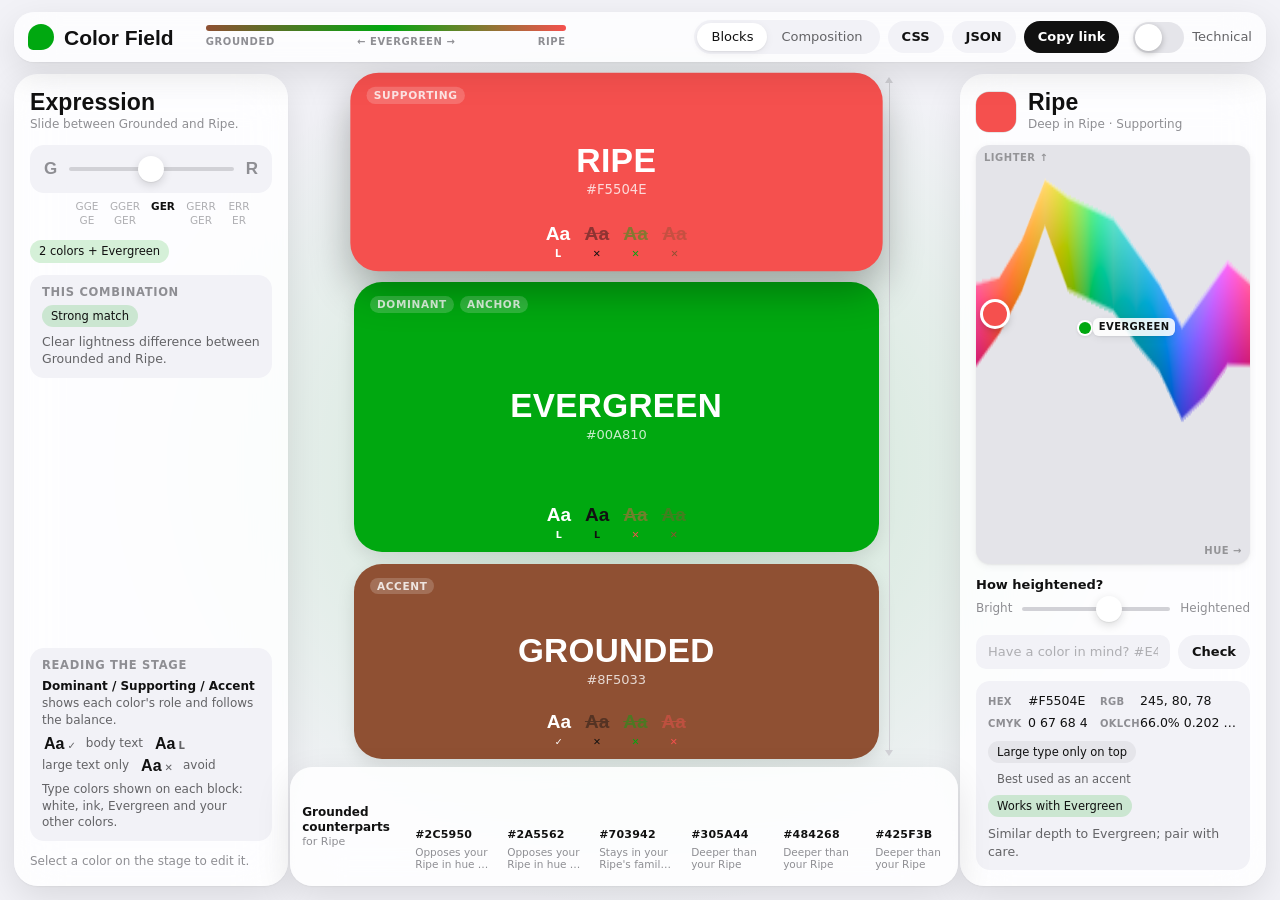
<file: archive/sweetgreen-color-field-v3-stage.html>
<!doctype html>
<html lang="en">
<head>
<meta charset="utf-8">
<meta name="viewport" content="width=device-width, initial-scale=1">
<title>Sweetgreen Color Field (v3, central stage)</title>
<meta name="description" content="Explore new color without leaving the Sweetgreen world.">
<link rel="icon" href="data:image/svg+xml,%3Csvg xmlns=%27http://www.w3.org/2000/svg%27 viewBox=%270 0 32 32%27%3E%3Cpath d=%27M16 2a14 14 0 1 1-14 14V2z%27 fill=%27%2300A810%27/%3E%3C/svg%3E">
<style>

:root {
  --ev: #00A810;   /* Evergreen, PANTONE 2423 C */
  --ink: #111111;
  /* iOS system grays */
  --bg: #F2F2F7;
  --fill: #F2F2F7;
  --fill-2: #E5E5EA;
  --fill-3: #D1D1D6;
  --gray-4: #AEAEB2;
  --muted: #8E8E93;
  --muted-2: #636366;
  --tint: transparent; /* set from the dominant color: a faint wash behind the stage */

  --shadow-panel: 0 1px 2px rgba(0, 0, 0, .05), 0 12px 36px rgba(0, 0, 0, .10);
  --shadow-sm: 0 1px 2px rgba(0, 0, 0, .06), 0 2px 8px rgba(0, 0, 0, .06);
  --shadow-raised: 0 1px 1px rgba(0, 0, 0, .06), 0 3px 10px rgba(0, 0, 0, .14);
  --hair: 0 0 0 .5px rgba(0, 0, 0, .18); /* only for small color dots, so white stays visible */
  --r-panel: 24px; --r-tile: 14px; --r-sm: 10px;

  /* Display: GT America Compressed (Trial: Bold / Black only). Text: system sans (SF on Apple devices).
     When a lighter GT America cut is available, set --font-text to it. */
  --font-display: "GT America Compressed", "Helvetica Neue", Helvetica, Arial, sans-serif;
  --font-text: -apple-system, BlinkMacSystemFont, "SF Pro Text", "Helvetica Neue", system-ui, "Segoe UI", Roboto, Arial, sans-serif;
}
* { box-sizing: border-box; }
html, body { height: 100%; }
body { margin: 0; background: var(--bg); color: var(--ink); font: 400 13px/1.4 var(--font-text); font-variant-numeric: tabular-nums; -webkit-font-smoothing: antialiased; overflow: hidden; }
button { font: inherit; color: inherit; cursor: pointer; border: 0; background: none; padding: 0; -webkit-tap-highlight-color: transparent; }
h1, h2, h3, h4 { font-family: var(--font-display); font-weight: 700; margin: 0; letter-spacing: .005em; }
:focus-visible { outline: 3px solid rgba(0, 168, 16, .5); outline-offset: 2px; }
input { font: inherit; color: inherit; }

/* frame: the stage is the whole canvas; tools float around it */
.app { height: 100vh; height: 100dvh; display: grid; position: relative; overflow: hidden;
  grid-template-columns: 312px minmax(0, 1fr) 352px; grid-template-rows: auto minmax(0, 1fr) auto;
  grid-template-areas: "top top top" "left stage right" "left dock right"; column-gap: 0; }
.app::before { content: ""; position: absolute; inset: 0; background: radial-gradient(60% 70% at 50% 52%, var(--tint), transparent 70%); transition: background .5s; pointer-events: none; }
.top { grid-area: top; display: flex; align-items: center; gap: 20px; margin: 12px 14px 0; padding: 8px 14px; border-radius: 20px; background: rgba(255, 255, 255, .78); -webkit-backdrop-filter: saturate(180%) blur(20px); backdrop-filter: saturate(180%) blur(20px); box-shadow: var(--shadow-panel); position: relative; z-index: 5; }
.brand { display: flex; align-items: center; gap: 10px; flex: none; }
.brand b { display: block; font: 700 21px/1 var(--font-display); }
.brand small { color: var(--muted); font-size: 11.5px; }
.brand-mark { width: 26px; height: 26px; border-radius: 50% 50% 50% 5px; background: var(--ev); }
.spectrum { flex: 1; min-width: 120px; max-width: 360px; margin: 0 auto 0 12px; }
.spectrum-bar { height: 6px; border-radius: 99px; transition: background .2s; }
.spectrum-labels { display: flex; justify-content: space-between; font-size: 10px; font-weight: 600; letter-spacing: .06em; text-transform: uppercase; color: var(--muted); margin-top: 4px; }
.top-actions { display: flex; align-items: center; gap: 8px; flex: none; margin-left: auto; }
.switch { display: flex; align-items: center; gap: 8px; font-size: 13px; color: var(--muted-2); cursor: pointer; user-select: none; margin-left: 6px; }
.switch input { position: absolute; opacity: 0; }
.track { width: 51px; height: 31px; border-radius: 99px; background: var(--fill-2); position: relative; transition: background .25s; flex: none; }
.track::after { content: ""; position: absolute; top: 2px; left: 2px; width: 27px; height: 27px; border-radius: 50%; background: #fff; box-shadow: 0 2px 6px rgba(0, 0, 0, .25); transition: transform .25s cubic-bezier(.3, .7, .2, 1); }
.switch input:checked + .track { background: var(--ev); } .switch input:checked + .track::after { transform: translateX(20px); }
.switch input:focus-visible + .track { outline: 3px solid rgba(0, 168, 16, .5); outline-offset: 2px; }

/* shared bits */
.seg { display: inline-flex; background: var(--fill); padding: 3px; border-radius: 99px; }
.seg button { padding: 5px 14px; border-radius: 99px; font-size: 13px; font-weight: 500; color: var(--muted-2); transition: background .2s, box-shadow .2s; }
.seg button.on { background: #fff; color: var(--ink); box-shadow: var(--shadow-sm); }
.tags { display: flex; flex-wrap: wrap; gap: 5px; }
.tag { font-size: 11.5px; font-weight: 500; padding: 3px 9px; border-radius: 99px; white-space: nowrap; }
.tag-good { background: rgba(0, 168, 16, .16); color: var(--ink); }
.tag-info { background: var(--fill); color: var(--muted-2); }
.tag-warn { background: var(--fill-2); color: var(--ink); }
.tag-bad { background: var(--ink); color: #fff; }
.mono { font-size: 11.5px; line-height: 1.5; color: var(--muted); }
.btn { background: var(--fill); padding: 7px 14px; border-radius: 99px; font-size: 13px; font-weight: 600; color: var(--ink); white-space: nowrap; transition: background .15s, transform .1s; }
.btn:hover { background: var(--fill-2); } .btn:active { transform: scale(.97); }
.btn-primary { background: var(--ink); color: #fff; } .btn-primary:hover { background: #333; }
.mini { background: var(--fill); padding: 2px 10px; border-radius: 99px; font-size: 11.5px; font-weight: 600; color: var(--ink); }
.mini:hover { background: var(--fill-2); }
.chip { display: inline-flex; align-items: center; gap: 5px; font-size: 12px; font-weight: 600; }
.chip i { width: 13px; height: 13px; border-radius: 50%; box-shadow: var(--hair); }
input[type=range] { -webkit-appearance: none; appearance: none; background: transparent; margin: 0; cursor: grab; min-width: 0; height: 28px; }
input[type=range]:active { cursor: grabbing; }
input[type=range]::-webkit-slider-runnable-track { height: 4px; background: var(--fill-3); border-radius: 4px; }
input[type=range]::-moz-range-track { height: 4px; background: var(--fill-3); border-radius: 4px; }
input[type=range]::-webkit-slider-thumb { -webkit-appearance: none; width: 26px; height: 26px; border-radius: 50%; background: #fff; margin-top: -11px; box-shadow: var(--shadow-raised); }
input[type=range]::-moz-range-thumb { width: 26px; height: 26px; border: 0; border-radius: 50%; background: #fff; box-shadow: var(--shadow-raised); }

/* tool panels */
.panel { position: relative; z-index: 2; margin: 12px 0 14px 14px; background: rgba(255, 255, 255, .86); -webkit-backdrop-filter: saturate(180%) blur(24px); backdrop-filter: saturate(180%) blur(24px); border-radius: var(--r-panel); box-shadow: var(--shadow-panel); display: flex; flex-direction: column; min-height: 0; }
.panel.left { grid-area: left; } .panel.right { grid-area: right; margin: 12px 14px 14px 0; }
.panel-head { padding: 16px 16px 8px; flex: none; }
.panel-head h2 { font-size: 23px; line-height: 1.05; }
.panel-head p { margin: 2px 0 0; color: var(--muted); font-size: 12px; }
.panel-body { flex: 1; min-height: 0; padding: 4px 16px 16px; display: flex; flex-direction: column; gap: 12px; overflow: auto; scrollbar-width: thin; }
.hint { margin: auto 0 0; color: var(--muted); font-size: 12px; }

/* left: balance + layouts */
.bal-row { display: flex; align-items: center; gap: 12px; background: var(--fill); border-radius: var(--r-tile); padding: 10px 14px; }
.bal-end { font: 700 17px var(--font-display); color: var(--muted); }
#balance { flex: 1; }
.bal-zones { display: flex; margin: 6px 14px 0 38px; }
.bal-zones .zone { flex: 1; text-align: center; font-size: 10.5px; line-height: 1.3; color: var(--gray-4); padding: 1px 0; }
.bal-zones .zone.on { color: var(--ink); font-weight: 700; }
.layouts { display: flex; flex-direction: column; gap: 2px; background: var(--fill); padding: 3px; border-radius: var(--r-tile); }
.layouts:empty { display: none; }
.layout { display: flex; flex-wrap: wrap; align-items: center; gap: 4px 10px; text-align: left; border-radius: 11px; padding: 7px 10px; font-size: 13px; transition: background .2s, box-shadow .2s; }
.layout.on { background: #fff; box-shadow: var(--shadow-sm); }
.layout .dots { display: flex; gap: 3px; flex: none; }
.layout .dots i { width: 13px; height: 13px; border-radius: 50%; box-shadow: var(--hair); }
.layout .lab { flex: 1 1 100px; min-width: 0; font-weight: 500; }
.layout .lead { display: block; font-size: 11px; font-weight: 400; color: var(--muted); }
.count-note { font-size: 12px; color: var(--muted); display: flex; flex-wrap: wrap; gap: 4px 8px; align-items: center; }
.combo { background: var(--fill); border-radius: var(--r-tile); padding: 10px 12px; display: flex; flex-direction: column; gap: 6px; }
.combo .sub { margin: 0; }
.combo p { margin: 0; font-size: 12.5px; color: var(--muted-2); }
.sub { font: 600 11.5px var(--font-text); text-transform: uppercase; letter-spacing: .06em; color: var(--muted); }

/* stage */
.stage { grid-area: stage; position: relative; z-index: 1; min-height: 0; min-width: 0; display: grid; place-items: stretch center; padding: 12px 18px 8px; }
.stage-inner { width: min(100%, 540px); min-height: 0; display: flex; flex-direction: column; }
.stack-wrap { flex: 1; min-height: 160px; display: flex; gap: 10px; }
.stack-wrap[hidden] { display: none; }
.stack { flex: 1; display: flex; flex-direction: column; min-width: 0; }
.stack .slot, .stack .empty { flex: 0 1 0; min-height: 0; margin: 0; padding: 0; overflow: hidden; border-radius: 28px; opacity: 0; transition: flex-grow .5s cubic-bezier(.3, .7, .2, 1), margin .4s, opacity .25s, height .4s, box-shadow .25s, transform .25s; }
.stack .slot { display: flex; flex-direction: column; align-items: center; justify-content: center; gap: 2px; text-align: center; cursor: pointer; position: relative; box-shadow: 0 6px 18px rgba(0, 0, 0, .10); }
.stack .slot.on { opacity: 1; margin-top: 12px; }
.stack .slot.first { margin-top: 0; }
.stack .slot.sel { box-shadow: 0 18px 40px rgba(0, 0, 0, .30); transform: scale(1.014); z-index: 1; }
.stack .slot:not(.sel):hover { box-shadow: 0 10px 26px rgba(0, 0, 0, .18); }
.stack .slot-e { cursor: default; }
.stack .empty { flex: none; height: 0; background: var(--fill-2); border-radius: 99px; }
.stack .empty.on { opacity: 1; height: 8px; }
.stack .empty[data-empty=top].on { margin-bottom: 12px; } .stack .empty[data-empty=bottom].on { margin-top: 12px; }
.slot .b-role { position: absolute; top: 14px; left: 16px; display: flex; gap: 6px; font-size: 10.5px; font-weight: 600; letter-spacing: .06em; text-transform: uppercase; opacity: .85; }
.slot .b-role em { font-style: normal; background: rgba(255, 255, 255, .22); padding: 1px 7px; border-radius: 99px; }
.slot .b-label { font: 700 clamp(22px, 2.6vw, 38px)/1.05 var(--font-display); text-transform: uppercase; letter-spacing: .01em; }
.slot .b-hex { font-size: 13px; font-weight: 500; opacity: .78; }
.slot .b-type { position: absolute; left: 0; right: 0; bottom: 12px; display: flex; justify-content: center; gap: 14px; }
.slot .ts { display: flex; flex-direction: column; align-items: center; line-height: 1; }
.slot .ts b { font: 700 19px var(--font-display); }
.slot .ts em { font-style: normal; font: 700 9.5px var(--font-text); margin-top: 3px; }
.slot .ts.lvl-fail b { opacity: .45; text-decoration: line-through; }
.stack .slot.small .b-type { display: none; }
.stack .slot.small .b-label { font-size: 22px; }
.stack .slot.compact { flex-direction: row; gap: 10px; } .stack .slot.compact .b-label { font-size: 17px; } .stack .slot.compact .b-hex, .stack .slot.compact .b-role { display: none; }
.ax-line { flex: none; width: 1.5px; background: var(--fill-3); position: relative; margin: 6px 4px 6px 0; border-radius: 2px; }
.ax-line::before, .ax-line::after { content: ""; position: absolute; left: -3.25px; border: 4px solid transparent; }
.ax-line::before { top: -3px; border-bottom: 6px solid var(--fill-3); border-top: 0; }
.ax-line::after { bottom: -3px; border-top: 6px solid var(--fill-3); border-bottom: 0; }

/* composition view of the stage */
.comp[hidden] { display: none; }
.comp { flex: 1; min-height: 160px; display: flex; }
.comp .poster { flex: 1; min-height: 0; display: grid; gap: 4px; border-radius: 28px; overflow: hidden; box-shadow: 0 10px 30px rgba(0, 0, 0, .14); }
.poster .b { padding: 18px 20px; display: flex; flex-direction: column; justify-content: flex-end; gap: 4px; min-height: 0; overflow: hidden; text-align: left; cursor: pointer; transition: filter .15s; }
.poster .b:hover { filter: brightness(1.04); }
.poster small { font-size: 10.5px; font-weight: 600; letter-spacing: .08em; text-transform: uppercase; opacity: .85; margin-bottom: auto; }
.poster h4 { font: 700 clamp(28px, 3.6vw, 52px)/1 var(--font-display); }
.poster p { margin: 0; font-size: 13px; opacity: .92; }
.poster .pill { align-self: flex-start; background: rgba(255, 255, 255, .24); padding: 6px 16px; border-radius: 99px; font-size: 13px; font-weight: 600; white-space: nowrap; }
.poster .b.sel { box-shadow: inset 0 0 0 4px rgba(255, 255, 255, .85); }
.poster.n2 { grid-template-columns: minmax(0, 2fr) minmax(0, 1fr); }
.poster.n3, .poster.n4 { grid-template-columns: minmax(0, 1.5fr) minmax(0, 1fr); }
.poster.n3 .b-dominant, .poster.n4 .b-dominant { grid-row: 1 / -1; }
.poster.n3 .b:not(.b-dominant), .poster.n4 .b:not(.b-dominant) { grid-column: 2; }

/* bottom dock: counterparts */
.dock { grid-area: dock; z-index: 3; justify-self: center; margin: 0 18px 14px; max-width: 100%; background: rgba(255, 255, 255, .86); -webkit-backdrop-filter: saturate(180%) blur(24px); backdrop-filter: saturate(180%) blur(24px); border-radius: 22px; box-shadow: var(--shadow-panel); padding: 10px 12px; display: flex; align-items: center; gap: 12px; min-width: 0; }
.dock-label { flex: none; max-width: 120px; font-size: 12px; font-weight: 600; line-height: 1.25; }
.dock-label small { display: block; font-weight: 400; color: var(--muted); font-size: 11px; }
.recs { display: flex; gap: 8px; min-width: 0; }
.rec { text-align: left; border-radius: 14px; padding: 5px; width: 92px; flex: none; display: flex; flex-direction: column; gap: 3px; transition: background .2s, box-shadow .2s, transform .1s; }
.rec:hover { background: var(--fill); } .rec:active { transform: scale(.97); }
.rec.on { background: #fff; box-shadow: var(--shadow-raised); }
.rec-sw { height: 42px; border-radius: 10px; position: relative; overflow: hidden; }
.rec-sw i { position: absolute; right: 0; top: 0; bottom: 0; width: 10px; }
.rec b { font-size: 11px; font-weight: 600; letter-spacing: .02em; }
.rec-why { font-size: 10.5px; line-height: 1.2; color: var(--muted); display: -webkit-box; -webkit-line-clamp: 2; -webkit-box-orient: vertical; overflow: hidden; }
.dock-invite { display: flex; align-items: center; gap: 14px; font-size: 12.5px; color: var(--muted-2); }

/* right: selected color */
.insp-head { display: flex; align-items: center; gap: 12px; }
.insp-sw { flex: none; width: 40px; height: 40px; border-radius: 13px; box-shadow: var(--hair); }
.insp-title { min-width: 0; }
.insp-title h2 { font-size: 23px; }
.field-wrap { position: relative; border-radius: var(--r-tile); overflow: hidden; background: var(--fill); box-shadow: var(--shadow-sm); flex: 1 1 130px; min-height: 100px; }
#field { display: block; width: 100%; height: 100%; cursor: crosshair; touch-action: none; }
.marker, .ev-marker { position: absolute; width: 24px; height: 24px; margin: -12px 0 0 -12px; border-radius: 50%; background: #fff; box-shadow: 0 0 0 3px #fff, 0 3px 10px rgba(0, 0, 0, .35); pointer-events: none; }
.ev-marker { width: 12px; height: 12px; margin: -6px 0 0 -6px; box-shadow: 0 0 0 2px #fff, 0 1px 4px rgba(0, 0, 0, .3); }
.ev-marker span { position: absolute; left: 14px; top: -4px; font-size: 10px; font-weight: 600; letter-spacing: .04em; text-transform: uppercase; color: var(--ink); background: rgba(255, 255, 255, .88); padding: 2px 6px; border-radius: 6px; box-shadow: var(--shadow-sm); }
.axis { position: absolute; font-size: 10px; font-weight: 600; letter-spacing: .05em; text-transform: uppercase; color: rgba(0, 0, 0, .35); pointer-events: none; }
.axis-y { left: 8px; top: 6px; } .axis-x { right: 8px; bottom: 6px; }
.slider-row label { font-size: 13px; font-weight: 600; }
.slider-body { display: flex; align-items: center; gap: 10px; color: var(--muted); font-size: 12px; }
.slider-body input { flex: 1; }
.test-row { display: flex; gap: 8px; }
.test-row input { flex: 1; min-width: 0; padding: 8px 12px; border-radius: var(--r-sm); border: 0; background: var(--fill); font-size: 13px; }
.test-row input::placeholder { color: var(--gray-4); }
.test-row input:focus { outline: none; background: #fff; box-shadow: 0 0 0 3px rgba(0, 168, 16, .35), var(--shadow-sm); }
.test-msg { margin-top: 6px; font-size: 12px; color: var(--muted-2); display: flex; flex-wrap: wrap; align-items: center; gap: 4px 6px; }
.test-msg:empty { display: none; }
.insp-use { background: var(--fill); border-radius: var(--r-tile); padding: 10px 12px; display: flex; flex-direction: column; gap: 8px; margin-top: auto; }
.vals { display: grid; grid-template-columns: minmax(0, .85fr) minmax(0, 1.15fr); gap: 3px 10px; }
.val { display: flex; align-items: baseline; gap: 6px; text-align: left; font-size: 12.5px; font-weight: 500; min-width: 0; padding: 1px 0; }
.val span { color: var(--muted); font-size: 10px; font-weight: 600; width: 34px; flex: none; text-transform: uppercase; letter-spacing: .03em; }
.val code { font: inherit; overflow: hidden; text-overflow: ellipsis; white-space: nowrap; }
.val:hover code { text-decoration: underline; }
.note { margin: 0; font-size: 12.5px; color: var(--muted-2); }

/* technical drawer: an iOS-style sheet */
.drawer { position: fixed; top: 10px; right: 10px; bottom: 10px; width: min(440px, calc(100vw - 20px)); background: rgba(255, 255, 255, .94); -webkit-backdrop-filter: saturate(180%) blur(24px); backdrop-filter: saturate(180%) blur(24px); border-radius: 26px; box-shadow: 0 20px 60px rgba(0, 0, 0, .25), 0 2px 8px rgba(0, 0, 0, .08); z-index: 30; display: flex; flex-direction: column; }
.drawer[hidden] { display: none; }
.drawer-head { display: flex; align-items: center; justify-content: space-between; padding: 18px 20px 10px; }
.drawer-head h3 { font-size: 26px; }
.drawer-body { flex: 1; overflow: auto; padding: 0 20px 22px; display: flex; flex-direction: column; gap: 16px; }
.drawer h4 { font: 600 11.5px var(--font-text); text-transform: uppercase; letter-spacing: .06em; color: var(--muted); margin: 0 0 7px; }
.tcard { border-radius: var(--r-tile); padding: 10px 12px; background: var(--fill); margin-bottom: 8px; }
.tcard-h { display: flex; align-items: center; gap: 8px; font: 700 16px var(--font-display); }
.tcard-h i { width: 16px; height: 16px; border-radius: 50%; box-shadow: var(--hair); }
.tcard-h .mono { font: 500 12px var(--font-text); }
.bar { display: grid; grid-template-columns: 104px 1fr 36px; gap: 8px; align-items: center; font-size: 11.5px; color: var(--muted-2); }
.bar > i { height: 5px; border-radius: 4px; background: var(--fill-2); position: relative; overflow: hidden; }
.bar > i::after { content: ""; position: absolute; inset: 0; width: var(--w); background: var(--ink); border-radius: 4px; }
.bar em { font-style: normal; font-size: 11.5px; text-align: right; }
.ttable { width: 100%; border-collapse: collapse; font-size: 11.5px; }
.ttable td, .ttable th { padding: 4px 5px; text-align: right; } .ttable th { color: var(--muted); font-weight: 600; } .ttable tr + tr td { box-shadow: 0 -1px 0 rgba(0, 0, 0, .05); }
.ttable th:first-child, .ttable td:first-child { text-align: left; }
#slice { width: 100%; border-radius: var(--r-tile); background: #fff; box-shadow: var(--shadow-sm); }
.drawer p { margin: 0; font-size: 12.5px; color: var(--muted-2); }

.toast { position: fixed; left: 50%; bottom: 24px; transform: translate(-50%, 20px); background: rgba(28, 28, 30, .92); color: #fff; padding: 10px 18px; border-radius: 99px; font-size: 13px; font-weight: 500; opacity: 0; pointer-events: none; transition: .25s; z-index: 40; box-shadow: 0 8px 24px rgba(0, 0, 0, .25); }
.toast.show { opacity: 1; transform: translate(-50%, 0); }

/* narrower / shorter screens: tighten, then drop secondary detail */
@media (max-width: 1360px) { .app { grid-template-columns: 288px minmax(0, 1fr) 320px; } .brand small { display: none; } .rec { width: 84px; } .dock-label { max-width: 96px; } }
@media (max-width: 1240px) { .spectrum { display: none; } .rec:nth-child(n+6) { display: none; } }
@media (max-height: 820px) { .note, .panel-head p, .hint { display: none; } .rec-why { -webkit-line-clamp: 1; } }
@media (max-height: 760px) { .field-wrap { min-height: 80px; } .panel-body { gap: 9px; } .slot .b-type { display: none; } .rec-sw { height: 32px; } .rec-why { display: none; } .layout { padding: 5px 10px; } }

/* narrow screens: tools stack above and below the stage; the page scrolls (the one place it must) */
@media (max-width: 1040px) {
  body { overflow: auto; }
  .app { height: auto; display: flex; flex-direction: column; overflow: visible; }
  .top { flex-wrap: wrap; margin: 10px; } .spectrum { display: none; }
  .panel, .panel.right { margin: 10px; } .panel-body { overflow: visible; }
  .stage { padding: 10px; } .stage-inner { width: 100%; } .stack-wrap, .comp { min-height: 420px; }
  .dock { margin: 0 10px 10px; overflow-x: auto; }
}
@media (prefers-reduced-motion: reduce) { * { transition: none !important; } }

.legend { background: var(--fill); border-radius: var(--r-tile); padding: 10px 12px; display: flex; flex-direction: column; gap: 6px; margin-top: auto; }
.legend p { margin: 0; font-size: 12px; color: var(--muted-2); }
.legend b { color: var(--ink); font-weight: 600; }
.legend .lg { display: flex; flex-wrap: wrap; align-items: center; gap: 4px 10px; }
.lg-aa { display: inline-flex; align-items: baseline; gap: 3px; margin-left: 2px; }
.lg-aa b { font: 700 16px var(--font-display); } .lg-aa em { font: 700 10px var(--font-text); font-style: normal; color: var(--muted-2); }
.hint { margin-top: 0; }
@media (max-height: 860px) { .legend p:last-child { display: none; } }
@media (max-height: 760px) { .legend { display: none; } }

</style>
</head>
<body>
<div class="app" id="app">
  <header class="top">
    <div class="brand">
      <span class="brand-mark" aria-hidden="true"></span>
      <div><b>Color Field</b><small>Explore new color without leaving the Sweetgreen world.</small></div>
    </div>
    <div class="spectrum" aria-hidden="true">
      <div class="spectrum-bar" id="spectrum-bar"></div>
      <div class="spectrum-labels"><span>Grounded</span><span>← Evergreen →</span><span>Ripe</span></div>
    </div>
    <div class="top-actions">
      <div class="seg" role="radiogroup" aria-label="Stage view">
        <button data-action="view" data-v="blocks" role="radio">Blocks</button>
        <button data-action="view" data-v="composition" role="radio">Composition</button>
      </div>
      <button class="btn" data-action="copy-css">CSS</button>
      <button class="btn" data-action="copy-json">JSON</button>
      <button class="btn btn-primary" data-action="copy-link">Copy link</button>
      <label class="switch" title="Show OKLCH values, scores and contrast numbers">
        <input id="tech-toggle" type="checkbox"><span class="track"></span><span>Technical</span>
      </label>
    </div>
  </header>

  <!-- left tool panel: expression -->
  <aside class="panel left" id="left" aria-label="Expression">
    <header class="panel-head"><div><h2>Expression</h2><p>Slide between Grounded and Ripe.</p></div></header>
    <div class="panel-body">
      <div class="bal">
        <div class="bal-row"><span class="bal-end">G</span><input id="balance" type="range" min="0" max="1000" step="1" aria-label="Balance between Grounded and Ripe"><span class="bal-end">R</span></div>
        <div class="bal-zones" id="bal-zones" aria-hidden="true"></div>
      </div>
      <div class="layouts" id="layouts" role="radiogroup" aria-label="Color chip layout"></div>
      <div id="count-note" class="count-note"></div>
      <div class="combo" id="combo"></div>
      <div class="legend" aria-label="How to read the stage">
        <span class="sub">Reading the stage</span>
        <p><b>Dominant / Supporting / Accent</b> shows each color's role and follows the balance.</p>
        <p class="lg"><span class="lg-aa"><b>Aa</b><em>✓</em></span> body text <span class="lg-aa"><b>Aa</b><em>L</em></span> large text only <span class="lg-aa"><b>Aa</b><em>✕</em></span> avoid</p>
        <p>Type colors shown on each block: white, ink, Evergreen and your other colors.</p>
      </div>
      <p class="hint">Select a color on the stage to edit it.</p>
    </div>
  </aside>

  <!-- center stage: the colors, once -->
  <main class="stage" id="stage" aria-label="Color stage">
    <div class="stage-inner">
      <div class="stack-wrap" id="stack-wrap">
        <div class="stack" id="stack" role="group" aria-label="Color balance preview">
          <div class="empty" data-empty="top"></div>
          <button class="slot" data-id="r1" data-action="chip"></button>
          <button class="slot" data-id="r2" data-action="chip"></button>
          <button class="slot slot-e" data-id="e" data-action="chip"></button>
          <button class="slot" data-id="g1" data-action="chip"></button>
          <button class="slot" data-id="g2" data-action="chip"></button>
          <div class="empty" data-empty="bottom"></div>
        </div>
        <div class="ax-line" aria-hidden="true"></div>
      </div>
      <div class="comp" id="comp" hidden></div>
    </div>
  </main>

  <!-- bottom dock: counterparts -->
  <div class="dock" id="dock"></div>

  <!-- right tool panel: the selected color -->
  <aside class="panel right" id="right" aria-label="Selected color">
    <header class="panel-head insp-head">
      <span class="insp-sw" id="insp-sw"></span>
      <div class="insp-title"><h2 id="insp-title"></h2><p id="insp-sub"></p></div>
    </header>
    <div class="panel-body">
      <div class="field-wrap">
        <canvas id="field" width="360" height="200" tabindex="0" role="slider" aria-label="Color field. Horizontal is hue, vertical is lightness. Arrow keys move the selection."></canvas>
        <div class="marker" id="marker"></div>
        <div class="ev-marker" id="ev-marker"><span>Evergreen</span></div>
        <span class="axis axis-y">Lighter ↑</span><span class="axis axis-x">Hue →</span>
      </div>
      <div class="slider-row">
        <label for="intensity" id="intensity-label"></label>
        <div class="slider-body"><span id="intensity-lo"></span><input id="intensity" type="range" min="0" max="100" step="1"><span id="intensity-hi"></span></div>
      </div>
      <div class="test">
        <div class="test-row"><input id="hex-test" type="text" placeholder="Have a color in mind? #E4572E" spellcheck="false" autocomplete="off" aria-label="Check a HEX color"><button data-action="test-hex" class="btn">Check</button></div>
        <div id="test-msg" class="test-msg" role="status" aria-live="polite"></div>
      </div>
      <div id="insp-use" class="insp-use"></div>
    </div>
  </aside>
</div>

<aside class="drawer" id="drawer" aria-label="Technical view" hidden>
  <header class="drawer-head"><h3>Under the hood</h3><button class="mini" data-action="close-tech" aria-label="Close technical view">Close</button></header>
  <div class="drawer-body" id="drawer-body"></div>
</aside>
<div class="toast" id="toast" role="status" aria-live="polite"></div>

<script>
/* Color math: OKLCH <-> sRGB, gamut fitting, distance, contrast (WCAG + APCA).
   Pure functions, no DOM. Attaches to the global SG namespace (works in browser and Node). */
(function (root) {
  const SG = (root.SG = root.SG || {});
  const RAD = Math.PI / 180;

  const clamp = (v, lo, hi) => Math.min(hi, Math.max(lo, v));
  const lerp = (a, b, t) => a + (b - a) * t;
  const ramp = (x, a, b) => clamp((x - a) / (b - a), 0, 1);
  const hueDiff = (a, b) => { const d = Math.abs(a - b) % 360; return d > 180 ? 360 - d : d; };

  const toLinear = (c) => (c <= 0.04045 ? c / 12.92 : Math.pow((c + 0.055) / 1.055, 2.4));
  const fromLinear = (c) => (c <= 0.0031308 ? 12.92 * c : 1.055 * Math.pow(c, 1 / 2.4) - 0.055);

  function oklchToLinear({ L, C, h }) {
    const a = C * Math.cos(h * RAD), b = C * Math.sin(h * RAD);
    const l = Math.pow(L + 0.3963377774 * a + 0.2158037573 * b, 3);
    const m = Math.pow(L - 0.1055613458 * a - 0.0638541728 * b, 3);
    const s = Math.pow(L - 0.0894841775 * a - 1.291485548 * b, 3);
    return [
      4.0767416621 * l - 3.3077115913 * m + 0.2309699292 * s,
      -1.2684380046 * l + 2.6097574011 * m - 0.3413193965 * s,
      -0.0041960863 * l - 0.7034186147 * m + 1.707614701 * s,
    ];
  }

  function linearToOklch([r, g, b]) {
    const l = Math.cbrt(0.4122214708 * r + 0.5363325363 * g + 0.0514459929 * b);
    const m = Math.cbrt(0.2119034982 * r + 0.6806995451 * g + 0.1073969566 * b);
    const s = Math.cbrt(0.0883024619 * r + 0.2817188376 * g + 0.6299787005 * b);
    const L = 0.2104542553 * l + 0.793617785 * m - 0.0040720468 * s;
    const a = 1.9779984951 * l - 2.428592205 * m + 0.4505937099 * s;
    const bb = 0.0259040371 * l + 0.7827717662 * m - 0.808675766 * s;
    const C = Math.hypot(a, bb);
    let h = Math.atan2(bb, a) / RAD;
    if (h < 0) h += 360;
    return { L, C, h: C < 1e-4 ? 0 : h };
  }

  const inGamut = (lin, eps = 1e-4) => lin.every((v) => v >= -eps && v <= 1 + eps);

  /** Reduce chroma (hue and lightness fixed) until the color fits inside sRGB. */
  function fitToGamut(c) {
    if (inGamut(oklchToLinear(c))) return { L: c.L, C: c.C, h: c.h };
    let lo = 0, hi = c.C;
    for (let i = 0; i < 22; i++) {
      const mid = (lo + hi) / 2;
      if (inGamut(oklchToLinear({ L: c.L, C: mid, h: c.h }))) lo = mid; else hi = mid;
    }
    return { L: c.L, C: lo, h: c.h };
  }

  function oklchToRgb8(c) {
    const f = fitToGamut(c);
    return oklchToLinear(f).map((v) => Math.round(clamp(fromLinear(clamp(v, 0, 1)), 0, 1) * 255));
  }

  const hex2 = (n) => n.toString(16).padStart(2, '0');
  const toHex = (c) => '#' + oklchToRgb8(c).map(hex2).join('').toUpperCase();

  function parseHex(hex) {
    const m = /^#?([0-9a-f]{3}|[0-9a-f]{6})$/i.exec(String(hex).trim());
    if (!m) return null;
    let s = m[1];
    if (s.length === 3) s = s.split('').map((x) => x + x).join('');
    return [0, 2, 4].map((i) => parseInt(s.slice(i, i + 2), 16));
  }
  function fromHex(hex) {
    const rgb = parseHex(hex);
    return rgb ? linearToOklch(rgb.map((v) => toLinear(v / 255))) : null;
  }

  function deltaE(a, b) {
    const ax = a.C * Math.cos(a.h * RAD), ay = a.C * Math.sin(a.h * RAD);
    const bx = b.C * Math.cos(b.h * RAD), by = b.C * Math.sin(b.h * RAD);
    return Math.hypot(a.L - b.L, ax - bx, ay - by);
  }

  function wcag(fgHex, bgHex) {
    const Y = (hex) => { const [r, g, b] = parseHex(hex).map((v) => toLinear(v / 255)); return 0.2126 * r + 0.7152 * g + 0.0722 * b; };
    const [hi, lo] = [Y(fgHex), Y(bgHex)].sort((x, y) => y - x);
    return (hi + 0.05) / (lo + 0.05);
  }

  /** APCA-W3 0.98G-4g. Returns signed Lc (positive = dark text on light bg). */
  function apca(fgHex, bgHex) {
    const Y = (hex) => {
      const [r, g, b] = parseHex(hex).map((v) => Math.pow(v / 255, 2.4));
      const y = 0.2126729 * r + 0.7151522 * g + 0.072175 * b;
      return y >= 0.022 ? y : y + Math.pow(0.022 - y, 1.414);
    };
    const yt = Y(fgHex), yb = Y(bgHex);
    if (Math.abs(yb - yt) < 0.0005) return 0;
    const s = yb > yt ? (Math.pow(yb, 0.56) - Math.pow(yt, 0.57)) * 1.14 : (Math.pow(yb, 0.65) - Math.pow(yt, 0.62)) * 1.14;
    if (Math.abs(s) < 0.1) return 0;
    return (s > 0 ? s - 0.027 : s + 0.027) * 100;
  }

  /** Naive device-independent CMYK. Indicative only; real print values need a press profile. */
  function cmyk(hex) {
    const [r, g, b] = parseHex(hex).map((v) => v / 255);
    const k = 1 - Math.max(r, g, b);
    if (k >= 1) return [0, 0, 0, 100];
    return [(1 - r - k) / (1 - k), (1 - g - k) / (1 - k), (1 - b - k) / (1 - k), k].map((v) => Math.round(v * 100));
  }

  const oklchString = (c) => `oklch(${(c.L * 100).toFixed(1)}% ${c.C.toFixed(3)} ${c.h.toFixed(1)})`;

  SG.color = { clamp, lerp, ramp, hueDiff, oklchToLinear, linearToOklch, fitToGamut, oklchToRgb8, toHex, parseHex, fromHex, deltaE, wcag, apca, cmyk, oklchString };
  if (typeof module !== 'undefined') module.exports = SG.color;
})(typeof globalThis !== 'undefined' ? globalThis : this);

</script>
<script>
/* Territory definitions: Grounded and Ripe as irregular, hue-dependent regions of OKLCH space.
   Each territory is a table of keypoints every 30 degrees of hue: [hue, Lmin, Lmax, Cmin, Cmax].
   Bounds between keypoints are interpolated, so the region is NOT one rectangle.

   PROVISIONAL: these values are a seed, set from general color knowledge, not from Sweetgreen's
   approved samples. Methodology: Visual -> Sample -> Measure -> Rule. Replace the tables with
   values measured from the approved/borderline/outside sample set (see README). */
(function (root) {
  const SG = root.SG;
  const { clamp, lerp, hueDiff, fitToGamut, fromHex } = SG.color;

  const CONFIG = {
    evergreenHex: '#00A810', // PANTONE 2423 C, RGB 0/168/16. Single source for the brand anchor
    inkHex: '#111111',        // dark type color used in contrast tests (assumed; confirm)
    whiteHex: '#FFFFFF',
    coreDepth: 0.15,          // inside by >= 15% of the local range = "core"; 0..15% = "edge"
  };

  //                 hue   Lmin  Lmax  Cmin  Cmax
  const GROUNDED = [
    [0,   0.38, 0.62, 0.060, 0.130],
    [30,  0.38, 0.64, 0.065, 0.135],
    [60,  0.45, 0.72, 0.065, 0.115],
    [90,  0.55, 0.80, 0.065, 0.110],
    [120, 0.45, 0.76, 0.055, 0.120],
    [150, 0.38, 0.72, 0.050, 0.105],
    [180, 0.38, 0.70, 0.040, 0.085],
    [210, 0.38, 0.72, 0.040, 0.085],
    [240, 0.36, 0.70, 0.040, 0.095],
    [270, 0.36, 0.66, 0.045, 0.105],
    [300, 0.36, 0.64, 0.050, 0.105],
    [330, 0.37, 0.63, 0.055, 0.115],
  ];
  const RIPE = [
    [0,   0.56, 0.72, 0.170, 0.250],
    [30,  0.62, 0.73, 0.160, 0.225],
    [60,  0.70, 0.80, 0.135, 0.175],
    [90,  0.82, 0.91, 0.110, 0.160],
    [120, 0.70, 0.88, 0.150, 0.210],
    [150, 0.68, 0.86, 0.150, 0.220],
    [180, 0.66, 0.84, 0.100, 0.135],
    [210, 0.60, 0.78, 0.090, 0.130],
    [240, 0.55, 0.72, 0.120, 0.160],
    [270, 0.46, 0.64, 0.160, 0.260],
    [300, 0.50, 0.70, 0.150, 0.280],
    [330, 0.56, 0.76, 0.190, 0.270],
  ];

  const TERRITORIES = {
    grounded: {
      key: 'grounded', label: 'Grounded', table: GROUNDED,
      character: ['Rooted', 'Substantial', 'Calm', 'Tempered', 'Elemental'],
      slider: ['Tempered', 'Fuller'],
      blurb: 'Earth, terrain, minerals, water, atmosphere. Tempered, not muted.',
    },
    ripe: {
      key: 'ripe', label: 'Ripe', table: RIPE,
      character: ['Vibrant', 'Expressive', 'Juicy', 'Abundant', 'Full'],
      slider: ['Bright', 'Heightened'],
      blurb: 'Fruit, flowers, crops, blooms. Heightened, not just saturated.',
    },
  };

  /** Interpolated {Lmin, Lmax, Cmin, Cmax} of a territory at hue h. */
  function bounds(key, h) {
    const t = TERRITORIES[key].table;
    const hh = ((h % 360) + 360) % 360;
    const i = Math.floor(hh / 30) % 12, f = (hh % 30) / 30;
    const a = t[i], b = t[(i + 1) % 12];
    return { Lmin: lerp(a[1], b[1], f), Lmax: lerp(a[2], b[2], f), Cmin: lerp(a[3], b[3], f), Cmax: lerp(a[4], b[4], f) };
  }

  /** Signed normalised depth: >0 inside (0.5 = dead center), <0 outside. */
  function depthIn(key, c) {
    const b = bounds(key, c.h);
    const dL = Math.min(c.L - b.Lmin, b.Lmax - c.L) / (b.Lmax - b.Lmin);
    const dC = Math.min(c.C - b.Cmin, b.Cmax - c.C) / (b.Cmax - b.Cmin);
    return Math.min(dL, dC);
  }

  /** Territory membership of an OKLCH color. */
  function membership(c) {
    const g = depthIn('grounded', c), r = depthIn('ripe', c);
    const best = g >= r ? 'grounded' : 'ripe';
    const depth = Math.max(g, r);
    const status = depth >= CONFIG.coreDepth ? 'core' : depth >= 0 ? 'edge' : 'outside';
    return { territory: depth >= 0 ? best : null, nearest: best, depth, status };
  }

  /** Color inside a territory at hue h, lightness L, intensity t (0..1 across the local chroma range). */
  function colorAt(key, h, L, t) {
    const b = bounds(key, h);
    return fitToGamut({ L: clamp(L, b.Lmin, b.Lmax), C: lerp(b.Cmin, b.Cmax, t), h });
  }

  /** Position of a color's chroma within its territory's local chroma range (0..1). */
  function intensityOf(key, c) {
    const b = bounds(key, c.h);
    return clamp((c.C - b.Cmin) / (b.Cmax - b.Cmin), 0, 1);
  }

  /** Nearest approved color in a territory (clamps into the local region, slightly inset). */
  function snapInto(key, c) {
    const b = bounds(key, c.h), inset = 0.04;
    const L = clamp(c.L, lerp(b.Lmin, b.Lmax, inset), lerp(b.Lmax, b.Lmin, inset));
    const C = clamp(c.C, lerp(b.Cmin, b.Cmax, inset), lerp(b.Cmax, b.Cmin, inset));
    return fitToGamut({ L, C, h: c.h });
  }

  const evergreen = fromHex(CONFIG.evergreenHex);

  SG.territories = { CONFIG, TERRITORIES, bounds, depthIn, membership, colorAt, intensityOf, snapInto, evergreen, hueDiff };
  if (typeof module !== 'undefined') module.exports = SG.territories;
})(typeof globalThis !== 'undefined' ? globalThis : this);

</script>
<script>
/* Spectrum rules: which color-chip combinations are allowed at each point of the
   Grounded <-> Ripe balance, and how much visual area each chip gets.

   Notation: G = Grounded chip, E = Evergreen (always present, never counted), R = Ripe chip.
   At most 3 chips excluding Evergreen. Three chips are possible but not recommended.

   The balance value p is the Ripe weight: 0 = Grounded end, 1 = Ripe end (slider runs G -> R).
   Zones are listed from the Grounded end to the Ripe end. In each zone the default layout is
   the first recommended one; "lead" says which territory is visually larger there. */
(function (root) {
  const SG = root.SG;

  const MAX_CHIPS = 3;
  const RECOMMENDED_MAX = 2;

  const ZONES = [
    { id: 'z1', min: 0.0, lead: 'grounded', name: 'Grounded end', combos: ['GGE', 'GE'] },
    { id: 'z2', min: 0.2, lead: 'grounded', name: 'Grounded to center', combos: ['GGER', 'GER'] },
    { id: 'z3', min: 0.4, lead: null, name: 'Center', combos: ['GER'] },
    { id: 'z4', min: 0.6, lead: 'ripe', name: 'Center to Ripe', combos: ['GERR', 'GER'] },
    { id: 'z5', min: 0.8, lead: 'ripe', name: 'Ripe end', combos: ['ERR', 'ER'] },
  ];

  function zoneIndex(p) {
    let idx = 0;
    for (let i = 0; i < ZONES.length; i++) if (p >= ZONES[i].min) idx = i;
    return idx;
  }

  /** Index of the layout used in a zone until the user picks another: the first recommended one. */
  function defaultPick(zone) {
    const i = zone.combos.findIndex((c) => parse(c).recommended);
    return i < 0 ? 0 : i;
  }

  function parse(code) {
    const g = (code.match(/G/g) || []).length, r = (code.match(/R/g) || []).length;
    return { g, r, chips: g + r, recommended: g + r <= RECOMMENDED_MAX, valid: g + r <= MAX_CHIPS && g + r >= 1 && code.includes('E') };
  }

  /** Chip ids present in a combo, e.g. 'GGER' -> ['g1','g2','r1']. */
  function ids(code) {
    const { g, r } = parse(code), out = [];
    for (let i = 1; i <= g; i++) out.push('g' + i);
    for (let i = 1; i <= r; i++) out.push('r' + i);
    return out;
  }

  function label(code) {
    const { g, r } = parse(code), part = (n, name) => (n === 0 ? null : n === 1 ? name : `${n} ${name}`);
    return [part(g, 'Grounded'), 'Evergreen', part(r, 'Ripe')].filter(Boolean).join(' + ');
  }

  // Visual area of a territory as a function of its share of the balance. Evergreen is fixed at 1,
  // so it reads as the anchor in the middle of the range and gives way at the extremes.
  const areaOf = (w) => 0.25 + 0.95 * w;
  const SPLIT = [1, 0.45]; // two chips in one territory: the lead keeps the full area, the companion is a smaller second voice

  /** Effective Grounded / Ripe weights. The center zone is exactly balanced; elsewhere they follow the handle. */
  function weights(p) {
    const w = ZONES[zoneIndex(p)].lead === null ? 0.5 : p;
    return { g: 1 - w, r: w };
  }

  function areas(p, code) {
    const { g, r } = parse(code), w = weights(p), out = { e: 1 };
    const spread = (prefix, n, share) => { const total = areaOf(share); if (n === 1) out[prefix + 1] = total; else if (n === 2) SPLIT.forEach((k, i) => (out[prefix + (i + 1)] = total * k)); };
    spread('g', g, w.g);
    spread('r', r, w.r);
    return out;
  }

  SG.spectrum = { MAX_CHIPS, RECOMMENDED_MAX, ZONES, zoneIndex, defaultPick, parse, ids, label, weights, areas };
  if (typeof module !== 'undefined') module.exports = SG.spectrum;
})(typeof globalThis !== 'undefined' ? globalThis : this);

</script>
<script>
/* Back-end color logic. Evaluates a color (or a combination) along several dimensions at once:
   territory membership, Evergreen relationship, cross-territory compatibility, visual hierarchy,
   and contrast. Everything returns plain data; app.js translates it into brand language.
   All thresholds live in PARAMS so they can be tuned against approved samples. */
(function (root) {
  const SG = root.SG;
  const C = SG.color, T = SG.territories;
  const { clamp, ramp, hueDiff } = C;

  const PARAMS = {
    evergreen: { // weights sum to 1
      w: { distinct: 0.30, separation: 0.20, hue: 0.15, chroma: 0.10, dominance: 0.25 },
      distinctRange: [0.08, 0.22],   // OKLab distance that reads as "its own color"
      separationRange: [0.05, 0.25], // |dL| to Evergreen
      maxChromaRatio: 4.2,           // beyond this the color overpowers Evergreen's intensity
      works: 0.72, withCare: 0.50,
    },
    // hue relationship score by angular distance (0..180): analogous and intentional contrast
    // read well; the middle bands are the awkward "almost related" zone.
    hueHarmony: [[0, 0.9], [40, 0.9], [70, 0.6], [100, 0.7], [130, 0.85], [160, 1], [180, 1]],
    pair: { w: { distinct: 0.35, spread: 0.20, chromaBalance: 0.20, hue: 0.25 }, distinctRange: [0.10, 0.28] },
    trio: { relG: 0.3, relR: 0.3, pair: 0.4 },
    contrast: { bodyWcag: 4.5, bodyLc: 60, largeWcag: 3, largeLc: 45 },
  };

  const interp = (tbl, x) => {
    for (let i = 1; i < tbl.length; i++) if (x <= tbl[i][0]) { const [x0, y0] = tbl[i - 1], [x1, y1] = tbl[i]; return y0 + ((x - x0) / (x1 - x0)) * (y1 - y0); }
    return tbl[tbl.length - 1][1];
  };
  const hueHarmony = (dh) => interp(PARAMS.hueHarmony, dh);
  const EV = T.evergreen;

  /* ---------- Evergreen relationship ---------- */
  function evergreenRelationship(c) {
    const P = PARAMS.evergreen;
    const dE = C.deltaE(c, EV), dL = c.L - EV.L, dh = hueDiff(c.h, EV.h), cRatio = c.C / EV.C;
    const parts = {
      distinct: ramp(dE, ...P.distinctRange),
      separation: ramp(Math.abs(dL), ...P.separationRange),
      hue: hueHarmony(dh),
      chroma: cRatio <= P.maxChromaRatio ? 1 : clamp(1 - (cRatio - P.maxChromaRatio) / 2, 0.3, 1),
      dominance: 1,
    };
    // a second green of similar lightness and presence fights Evergreen for the anchor role;
    // chroma is judged relative to Evergreen's own vividness
    const closeHue = 1 - ramp(dh, 20, 60), closeL = 1 - ramp(Math.abs(dL), 0.08, 0.25), closeC = ramp(c.C / EV.C, 0.25, 0.6);
    parts.dominance = 1 - 0.85 * closeHue * closeL * closeC;
    const score = Object.entries(P.w).reduce((s, [k, w]) => s + parts[k] * w, 0);
    const verdict = score >= P.works ? 'works' : score >= P.withCare ? 'care' : 'competes';

    const notes = [];
    if (parts.dominance < 0.6) notes.push('Competes with Evergreen as a green.');
    else if (parts.distinct < 0.5) notes.push('Sits close to Evergreen; it may not read as its own color.');
    if (parts.separation < 0.4 && parts.dominance >= 0.6) notes.push('Similar depth to Evergreen; pair with care.');
    if (dh >= 150 && parts.distinct >= 0.5) notes.push('An intentional contrast to Evergreen.');
    else if (dh <= 40 && parts.distinct >= 0.5) notes.push('A related hue that keeps Evergreen in the family.');
    if (!notes.length) notes.push('Evergreen stays the recognizable anchor.');
    return { score, verdict, parts, metrics: { dE, dL, dh, cRatio }, notes };
  }

  /* ---------- Grounded <-> Ripe ---------- */
  function pairCompat(g, r) {
    const P = PARAMS.pair;
    const dE = C.deltaE(g, r), spread = Math.abs(g.L - r.L), dh = hueDiff(g.h, r.h);
    const parts = {
      distinct: ramp(dE, ...P.distinctRange),
      spread: ramp(spread, 0.04, 0.22),
      chromaBalance: ramp(r.C / Math.max(g.C, 1e-3), 1.0, 2.2),
      hue: hueHarmony(dh),
    };
    const score = Object.entries(P.w).reduce((s, [k, w]) => s + parts[k] * w, 0);
    return { score, parts, metrics: { dE, spread, dh } };
  }

  function trio(g, r) {
    const rg = evergreenRelationship(g), rr = evergreenRelationship(r), p = pairCompat(g, r), w = PARAMS.trio;
    return { score: rg.score * w.relG + rr.score * w.relR + p.score * w.pair, grounded: rg, ripe: rr, pair: p };
  }

  /** Counterparts for a chosen color, drawn only from the other territory's approved core. */
  function recommend(chosen, chosenTerritory, count = 6) {
    const other = chosenTerritory === 'grounded' ? 'ripe' : 'grounded';
    const cands = [];
    for (let h = 0; h < 360; h += 10) {
      const b = T.bounds(other, h);
      for (const lf of [0.15, 0.4, 0.65, 0.9]) for (const t of [0.25, 0.6, 0.9]) {
        const col = T.colorAt(other, h, b.Lmin + lf * (b.Lmax - b.Lmin), t);
        const m = T.membership(col);
        if (m.territory !== other || m.status !== 'core') continue;
        const [g, r] = chosenTerritory === 'grounded' ? [chosen, col] : [col, chosen];
        const rel = evergreenRelationship(col), pair = pairCompat(g, r);
        if (rel.verdict === 'competes') continue;
        cands.push({ color: col, rel, pair, score: 0.4 * rel.score + 0.6 * pair.score });
      }
    }
    cands.sort((a, b) => b.score - a.score);
    const picked = [], used = new Set();
    for (const c of cands) {
      const bucket = Math.floor(c.color.h / 36);
      if (used.has(bucket)) continue;
      used.add(bucket); picked.push(c);
      if (picked.length === count) break;
    }
    return picked.map((c) => ({ ...c, reason: reasonFor(c, chosen, chosenTerritory) }));
  }

  function reasonFor(c, chosen, chosenTerritory) {
    const out = [], name = chosenTerritory === 'grounded' ? 'Grounded' : 'Ripe';
    const dh = c.pair.metrics.dh, dL = c.color.L - chosen.L;
    if (dh >= 140) out.push(`Opposes your ${name} in hue`);
    else if (dh <= 40) out.push(`Stays in your ${name}'s family`);
    if (Math.abs(dL) >= 0.15) out.push(dL > 0 ? `Lighter than your ${name}` : `Deeper than your ${name}`);
    if (c.rel.parts.hue >= 0.95 && out.length < 2) out.push('Strong contrast with Evergreen');
    if (!out.length) out.push('Balanced against Evergreen');
    return out.slice(0, 2).join(' · ');
  }

  /* ---------- Contrast ---------- */
  function contrastLevel(fg, bg) {
    const K = PARAMS.contrast, ratio = C.wcag(fg, bg), lc = C.apca(fg, bg);
    const level = ratio >= K.bodyWcag && Math.abs(lc) >= K.bodyLc ? 'body' : ratio >= K.largeWcag && Math.abs(lc) >= K.largeLc ? 'large' : 'fail';
    return { fg, bg, ratio, lc, level };
  }
  const RANK = { body: 2, large: 1, fail: 0 };

  /** Foreground options for a background (white, ink, Evergreen, plus extras). */
  function foregrounds(bgHex, extras = []) {
    const { whiteHex, inkHex, evergreenHex } = T.CONFIG;
    const opts = [['White', whiteHex], ['Ink', inkHex], ['Evergreen', evergreenHex], ...extras];
    return opts.filter(([, hex]) => hex.toUpperCase() !== bgHex.toUpperCase())
      .map(([name, hex]) => ({ name, ...contrastLevel(hex, bgHex) }));
  }
  function bestForeground(bgHex) {
    const { whiteHex, inkHex } = T.CONFIG;
    return [['White', whiteHex], ['Ink', inkHex]].map(([name, hex]) => ({ name, ...contrastLevel(hex, bgHex) }))
      .sort((a, b) => RANK[b.level] - RANK[a.level] || Math.abs(b.lc) - Math.abs(a.lc))[0];
  }

  /** Brand-use guidance: translates the technical results into usage tags. */
  function guidance(hex, c) {
    const best = bestForeground(hex), { whiteHex, inkHex } = T.CONFIG;
    const asText = [whiteHex, inkHex].map((bg) => contrastLevel(hex, bg));
    const tags = [];
    if (best.level === 'body') tags.push({ text: 'Best for backgrounds', tone: 'good' }, { text: best.name === 'Ink' ? 'Use with dark type' : 'Use with white type', tone: 'info' });
    else if (best.level === 'large') tags.push({ text: 'Large type only on top', tone: 'warn' });
    if (asText.some((x) => x.level === 'body')) tags.push({ text: 'Approved for text', tone: 'good' });
    if (best.level !== 'body' && !asText.some((x) => x.level === 'body')) tags.push({ text: 'Best used as an accent', tone: 'info' });
    if (best.level === 'large') tags.push({ text: 'Not recommended for small text', tone: 'warn' });
    const rel = evergreenRelationship(c);
    if (rel.verdict === 'works') tags.push({ text: 'Works with Evergreen', tone: 'good' });
    else if (rel.verdict === 'care') tags.push({ text: 'Use carefully with Evergreen', tone: 'warn' });
    else tags.push({ text: 'Competes with Evergreen', tone: 'bad' });
    return { tags, best, rel };
  }

  /* ---------- Hierarchy ---------- */
  const ROLE_NOTES = {
    dominant: 'Large fields and backgrounds. Sets the energy.',
    supporting: 'Secondary fields, panels, UI and type.',
    accent: 'Small, deliberate moments: buttons, tags, highlights.',
  };
  /** items: [{id, key, hex, area}] including Evergreen. Roles follow visual area, so they shift with the balance. */
  function hierarchy(items) {
    const order = [...items].sort((a, b) => b.area - a.area || (a.key === 'evergreen' ? -1 : b.key === 'evergreen' ? 1 : 0));
    // the dominant color has to be able to host type; otherwise it trades places with the next
    if (order.length > 1 && bestForeground(order[0].hex).level === 'fail' && bestForeground(order[1].hex).level !== 'fail') [order[0], order[1]] = [order[1], order[0]];
    return order.map((it, i) => {
      const role = i === 0 ? 'dominant' : i === order.length - 1 && order.length >= 3 ? 'accent' : 'supporting';
      return { ...it, role, note: ROLE_NOTES[role], anchor: it.key === 'evergreen' };
    });
  }

  /* ---------- Multi-chip combinations ---------- */
  const avg = (a) => a.reduce((s, x) => s + x, 0) / a.length;

  /** A companion inside the same territory: distinct from the chosen color, still clear of Evergreen. */
  function companion(key, chosen) {
    const t = T.intensityOf(key, chosen);
    let best = null;
    for (const dh of [35, -35, 60, -60, 90, -90, 130, -130, 180]) for (const lf of [0.2, 0.5, 0.8]) {
      const h = (chosen.h + dh + 360) % 360, b = T.bounds(key, h);
      const col = T.colorAt(key, h, b.Lmin + lf * (b.Lmax - b.Lmin), t), m = T.membership(col);
      if (m.territory !== key || m.status !== 'core') continue;
      const rel = evergreenRelationship(col);
      if (rel.verdict === 'competes') continue;
      const score = ramp(C.deltaE(col, chosen), 0.08, 0.2) * 0.5 + rel.score * 0.5 - 0.0005 * Math.abs(dh);
      if (!best || score > best.score) best = { col, score };
    }
    return best ? best.col : T.snapInto(key, { ...chosen, h: (chosen.h + 40) % 360 });
  }

  /** Evaluate every chip against Evergreen, every Grounded x Ripe pair, and same-territory pairs. chips: [{key, c}] */
  function evaluate(chips) {
    const rels = chips.map((x) => evergreenRelationship(x.c));
    const gs = chips.filter((x) => x.key === 'grounded'), rs = chips.filter((x) => x.key === 'ripe');
    const cross = [];
    gs.forEach((g) => rs.forEach((r) => cross.push(pairCompat(g.c, r.c))));
    const same = [];
    for (const grp of [gs, rs]) for (let i = 0; i < grp.length; i++) for (let j = i + 1; j < grp.length; j++) same.push(ramp(C.deltaE(grp[i].c, grp[j].c), 0.07, 0.16));
    const parts = [[avg(rels.map((r) => r.score)), 0.35]];
    if (cross.length) parts.push([avg(cross.map((x) => x.score)), 0.45]);
    if (same.length) parts.push([avg(same), 0.2]);
    const wsum = parts.reduce((s, [, w]) => s + w, 0);
    const score = parts.reduce((s, [v, w]) => s + v * w, 0) / wsum;
    const notes = [];
    if (cross.length) notes.push(avg(cross.map((x) => x.parts.spread)) >= 0.5 ? 'Clear lightness difference between Grounded and Ripe.' : 'Grounded and Ripe sit at similar depth; let type and Evergreen create the contrast.');
    if (cross.length && Math.min(...cross.map((x) => x.parts.distinct)) < 0.4) notes.push('A Grounded and a Ripe color sit close together.');
    if (same.length && Math.min(...same) < 0.5) notes.push('Two colors in the same territory sit close together; separate them more.');
    return { score, rels, cross, same, notes, chips: chips.length, recommended: chips.length <= SG.spectrum.RECOMMENDED_MAX };
  }

  /** Production values for one color. Re-derives OKLCH from the final HEX so the two always agree. */
  function spec(c) {
    const hex = C.toHex(c), final = C.fromHex(hex), [r, g, b] = C.parseHex(hex);
    return { hex, rgb: [r, g, b], cmyk: C.cmyk(hex), oklch: final, oklchText: C.oklchString(final) };
  }

  SG.engine = { PARAMS, hueHarmony, evergreenRelationship, pairCompat, trio, recommend, companion, evaluate, contrastLevel, foregrounds, bestForeground, guidance, hierarchy, spec };
  if (typeof module !== 'undefined') module.exports = SG.engine;
})(typeof globalThis !== 'undefined' ? globalThis : this);

</script>
<script>
/* Front end. Translates the engine's technical results into brand language.
   Layout: the colors appear once, large, on a central stage; tools float around it.
     left   = Expression (balance handlebar, layout, how the combination reads)
     stage  = the colors, each carrying its role and which type works on it
     right  = the selected color (field, intensity, HEX check, values, usage)
     bottom = counterpart suggestions
   Numbers (OKLCH, scores, contrast) live in the Technical view sheet.

   Model: Evergreen is always present. Up to 3 more chips (Grounded g1/g2, Ripe r1/r2).
   The balance handlebar picks a zone; each zone allows specific combinations (js/spectrum.js). */
(function () {
  const { color: C, territories: T, engine: E, spectrum: SP } = SG;
  const { TERRITORIES, CONFIG } = T;
  const $ = (s, r = document) => r.querySelector(s);
  const $$ = (s, r = document) => [...r.querySelectorAll(s)];

  const FIELD = { w: 360, h: 200, Ltop: 0.97, Lbot: 0.2 };
  const CHIP_IDS = ['g1', 'g2', 'r1', 'r2'];
  const terrOf = (id) => (id[0] === 'g' ? 'grounded' : 'ripe');
  const LEVEL = { body: ['Body text', 'good', '✓'], large: ['Large text only', 'warn', 'L'], fail: ['Avoid', 'bad', '✕'] };
  const ROLE_LABEL = { dominant: 'Dominant', supporting: 'Supporting', accent: 'Accent' };

  const seed = { g1: T.colorAt('grounded', 45, 0.5, 0.5), r1: T.colorAt('ripe', 25, 0.66, 0.6) };
  seed.g2 = E.companion('grounded', seed.g1);
  seed.r2 = E.companion('ripe', seed.r1);

  const S = {
    p: 0.5, picks: {}, tech: false, active: 'r1', view: 'blocks',
    chips: { ...seed },
    t: Object.fromEntries(CHIP_IDS.map((id) => [id, T.intensityOf(terrOf(id), seed[id])])),
    recs: [], fieldKey: null, fieldBitmap: null, pendingSnap: null,
  };

  /* ---------- derived state ---------- */
  let cur = null; // snapshot for the current render
  function snapshot() {
    const zone = SP.zoneIndex(S.p), z = SP.ZONES[zone];
    const pick = Number.isInteger(S.picks[z.id]) && S.picks[z.id] < z.combos.length ? S.picks[z.id] : SP.defaultPick(z), code = z.combos[pick];
    const ids = SP.ids(code), area = SP.areas(S.p, code), q = SP.parse(code);
    const nOf = (k) => ids.filter((i) => terrOf(i) === k).length;
    const labelOf = (id) => {
      if (id === 'e') return 'Evergreen';
      const k = terrOf(id);
      return TERRITORIES[k].label + (nOf(k) > 1 ? ' ' + id[1] : '');
    };
    const mk = (id) => {
      if (id === 'e') { const spec = E.spec(T.evergreen); return { id, key: 'evergreen', hex: spec.hex, c: spec.oklch, spec, area: 1, label: 'Evergreen' }; }
      const spec = E.spec(S.chips[id]);
      return { id, key: terrOf(id), hex: spec.hex, c: spec.oklch, spec, area: area[id], label: labelOf(id) };
    };
    const order = ['r1', 'r2', 'e', 'g1', 'g2'].filter((id) => id === 'e' || ids.includes(id));
    const items = order.map(mk), byId = Object.fromEntries(items.map((i) => [i.id, i]));
    const ranked = E.hierarchy(items), roles = Object.fromEntries(ranked.map((o) => [o.id, o]));
    cur = { zone, z, pick, code, ids, q, items, byId, ranked, roles, chipItems: items.filter((i) => i.id !== 'e'), hasG: q.g > 0, hasR: q.r > 0, labelOf };
    if (!ids.includes(S.active)) S.active = ids.includes('r1') ? 'r1' : 'g1';
  }
  const activeKey = () => terrOf(S.active);
  const textOn = (hex) => E.bestForeground(hex);
  const inkOrWhite = (hex) => (textOn(hex).name === 'Ink' ? CONFIG.inkHex : '#fff');
  const tagHtml = (t) => `<span class="tag tag-${t.tone}">${t.text}</span>`;
  const rgba = (hex, a) => `rgba(${C.parseHex(hex).join(',')},${a})`;

  function depthPhrase(c, key) {
    const m = T.membership(c);
    if (m.territory !== key) return `Outside ${TERRITORIES[key].label}`;
    return m.status === 'core' ? `Deep in ${TERRITORIES[key].label}` : `Edge of ${TERRITORIES[key].label}`;
  }

  /* ---------- URL state (shareable) ---------- */
  function writeHash() {
    const q = new URLSearchParams({ v: '2', p: S.p.toFixed(3), c: cur.code, pk: JSON.stringify(S.picks) });
    CHIP_IDS.forEach((id) => q.set(id, E.spec(S.chips[id]).hex.slice(1)));
    history.replaceState(null, '', '#' + q.toString());
  }
  function readHash() {
    const q = new URLSearchParams(location.hash.slice(1));
    const p = parseFloat(q.get('p')), current = q.get('v') === '2'; // v1 links used the opposite slider direction and other zones
    if (current && p >= 0 && p <= 1) S.p = p;
    try { if (!current) throw 0; const pk = JSON.parse(q.get('pk') || '{}'); if (pk && typeof pk === 'object') for (const z of SP.ZONES) if (Number.isInteger(pk[z.id]) && pk[z.id] >= 0 && pk[z.id] < z.combos.length) S.picks[z.id] = pk[z.id]; } catch (e) { /* ignore */ }
    for (const id of CHIP_IDS) {
      const c = q.get(id) && C.fromHex(q.get(id));
      if (!c) continue;
      const k = terrOf(id);
      S.chips[id] = T.membership(c).territory === k ? c : T.snapInto(k, c); // never load a color outside its territory
      S.t[id] = T.intensityOf(k, S.chips[id]);
    }
  }

  /* ---------- left: expression ---------- */
  const overallLabel = (s) => (s >= 0.72 ? ['Strong match', 'good'] : s >= 0.55 ? ['Good match', 'info'] : ['Use with care', 'warn']);

  function renderLeft() {
    $('#balance').value = Math.round(S.p * 1000);
    $('#bal-zones').innerHTML = SP.ZONES.map((z) => `<span class="zone${z.id === cur.z.id ? ' on' : ''}">${z.combos.join('<br>')}</span>`).join('');

    $('#layouts').innerHTML = cur.z.combos.length < 2 ? '' : cur.z.combos.map((code, i) => {
      const q = SP.parse(code);
      const dots = [...SP.ids(code).filter((x) => x[0] === 'g'), 'e', ...SP.ids(code).filter((x) => x[0] === 'r')].map((id) => `<i style="background:${id === 'e' ? CONFIG.evergreenHex : C.toHex(S.chips[id])}"></i>`).join('');
      return `<button class="layout${i === cur.pick ? ' on' : ''}" data-action="layout" data-v="${i}" role="radio" aria-checked="${i === cur.pick}">
        <span class="dots">${dots}</span><span class="lab">${SP.label(code)}${cur.z.lead ? `<small class="lead">${cur.z.lead === 'grounded' ? 'Grounded-led' : 'Ripe-led'}</small>` : ''}</span>${q.recommended ? '' : '<span class="tag tag-warn">Not recommended</span>'}</button>`;
    }).join('');

    const n = cur.q.chips;
    $('#count-note').innerHTML = n >= 3
      ? `<span class="tag tag-warn">3 colors: possible, not recommended</span><span>Two is the recommended maximum.</span>`
      : `<span class="tag tag-good">${n} ${n === 1 ? 'color' : 'colors'} + Evergreen</span>`;

    const ev = E.evaluate(cur.chipItems.map((i) => ({ key: i.key, c: i.c }))), [lab, tone] = overallLabel(ev.score);
    $('#combo').innerHTML = `<span class="sub">This combination</span><div class="tags"><span class="tag tag-${tone}">${lab}</span></div><p>${ev.notes.slice(0, 2).join(' ') || 'Evergreen anchors the combination.'}</p>`;

    // chrome that follows the selection
    const g = cur.byId.g1 ? cur.byId.g1.hex : CONFIG.evergreenHex, r = cur.byId.r1 ? cur.byId.r1.hex : CONFIG.evergreenHex;
    $('#spectrum-bar').style.background = `linear-gradient(90deg, ${g}, ${CONFIG.evergreenHex} 50%, ${r})`;
    $('#app').style.setProperty('--tint', rgba(cur.ranked[0].hex, 0.16));
    $$('[data-action=view]').forEach((b) => { const on = b.dataset.v === S.view; b.classList.toggle('on', on); b.setAttribute('aria-checked', on); });
  }

  /* ---------- stage: the colors, once ---------- */
  function typeSamples(it) {
    const extras = cur.chipItems.filter((c) => c.id !== it.id).map((c) => [c.label, c.hex]);
    return E.foregrounds(it.hex, extras).map((f) => {
      const [lab, , mark] = LEVEL[f.level];
      return `<span class="ts lvl-${f.level}" style="color:${f.fg}" title="${f.name} type on ${it.label}: ${lab}"><b>Aa</b><em>${mark}</em></span>`;
    }).join('');
  }

  function renderStage() {
    $('#stack-wrap').hidden = S.view !== 'blocks';
    $('#comp').hidden = S.view !== 'composition';
    if (S.view === 'composition') { $('#comp').innerHTML = posterHtml(cur.ranked); return; }

    const stack = $('#stack');
    let first = true;
    ['r1', 'r2', 'e', 'g1', 'g2'].forEach((id) => {
      const el = $(`.slot[data-id=${id}]`, stack), it = cur.byId[id];
      if (!it) { el.classList.remove('on', 'first', 'sel'); el.style.flexGrow = 0; el.tabIndex = -1; return; }
      const isFirst = first, role = cur.roles[id]; first = false;
      el.classList.add('on'); el.classList.toggle('first', isFirst);
      el.classList.toggle('sel', S.active === id);
      el.classList.toggle('compact', it.area < 0.5);
      el.classList.toggle('small', it.area < 0.6);
      el.style.flexGrow = it.area; el.style.background = it.hex; el.style.color = inkOrWhite(it.hex); el.tabIndex = id === 'e' ? -1 : 0;
      el.setAttribute('aria-label', `${it.label}, ${it.hex}, ${ROLE_LABEL[role.role]}`);
      el.innerHTML = `<span class="b-role"><em>${ROLE_LABEL[role.role]}</em>${role.anchor ? '<em>Anchor</em>' : ''}</span>
        <span class="b-label">${it.label}</span><span class="b-hex">${it.hex}</span><span class="b-type">${typeSamples(it)}</span>`;
    });
    $('[data-empty=top]', stack).classList.toggle('on', !cur.hasR);
    $('[data-empty=bottom]', stack).classList.toggle('on', !cur.hasG);
  }

  function posterHtml(order) {
    const n = order.length;
    const blocks = order.map((o) => {
      const tag = `<small>${o.label}${o.anchor ? ' · Anchor' : ''}</small>`;
      const inner = o.role === 'dominant' ? `${tag}<h4>In season, right now.</h4><p>Fresh ingredients, thoughtfully grown.</p>`
        : o.role === 'accent' ? `${tag}<span class="pill">Order now</span>` : `${tag}<p>Secondary information.</p>`;
      return `<button class="b b-${o.role}${S.active === o.id ? ' sel' : ''}" data-action="chip" data-id="${o.id}" style="background:${o.hex};color:${inkOrWhite(o.hex)}" aria-label="${o.label}">${inner}</button>`;
    });
    return `<div class="poster n${n}" style="${n >= 3 ? `grid-template-rows:repeat(${n - 1},1fr)` : ''}" aria-label="Composition preview, illustrative proportions">${blocks.join('')}</div>`;
  }

  /* ---------- right: the selected color ---------- */
  function buildField(key, t) {
    const { w, h, Ltop, Lbot } = FIELD;
    const cv = document.createElement('canvas'); cv.width = w; cv.height = h;
    const ctx = cv.getContext('2d'), img = ctx.createImageData(w, h);
    for (let x = 0; x < w; x++) {
      const hue = (x / w) * 360, b = T.bounds(key, hue);
      for (let y = 0; y < h; y++) {
        const L = Ltop - (y / (h - 1)) * (Ltop - Lbot), i = (y * w + x) * 4;
        const dL = Math.min(L - b.Lmin, b.Lmax - L) / (b.Lmax - b.Lmin);
        let ok = dL >= 0;
        if (ok) {
          const fit = C.fitToGamut({ L, C: b.Cmin + t * (b.Cmax - b.Cmin), h: hue });
          if (fit.C < b.Cmin * 0.92) ok = false; // not representable in sRGB at this hue/lightness
          else {
            const [r, g, bl] = C.oklchToRgb8(fit);
            img.data[i] = r; img.data[i + 1] = g; img.data[i + 2] = bl; img.data[i + 3] = Math.round(255 * C.clamp(dL / 0.06, 0.35, 1));
          }
        }
        if (!ok) { img.data[i] = 0; img.data[i + 1] = 0; img.data[i + 2] = 0; img.data[i + 3] = 14; }
      }
    }
    ctx.putImageData(img, 0, 0);
    return cv;
  }

  function drawField() {
    const key = activeKey(), t = S.t[S.active], cacheKey = key + ':' + t.toFixed(2);
    if (S.fieldKey !== cacheKey) { S.fieldBitmap = buildField(key, t); S.fieldKey = cacheKey; }
    const cv = $('#field'), ctx = cv.getContext('2d');
    ctx.clearRect(0, 0, cv.width, cv.height);
    ctx.drawImage(S.fieldBitmap, 0, 0);
    const c = S.chips[S.active], { Ltop, Lbot } = FIELD, m = $('#marker');
    m.style.left = (c.h / 360) * 100 + '%';
    m.style.top = ((Ltop - c.L) / (Ltop - Lbot)) * 100 + '%';
    m.style.background = C.toHex(c);
    const ev = $('#ev-marker');
    ev.style.left = (T.evergreen.h / 360) * 100 + '%';
    ev.style.top = ((Ltop - T.evergreen.L) / (Ltop - Lbot)) * 100 + '%';
    ev.style.background = CONFIG.evergreenHex;
  }

  const val = (label, text, copy, hint) => `<button class="val" data-action="copy" data-v="${copy ?? text}" title="${hint || 'Copy ' + label}"><span>${label}</span><code>${text}</code></button>`;

  function renderInspector() {
    const key = activeKey(), terr = TERRITORIES[key], it = cur.byId[S.active], s = it.spec, g = E.guidance(it.hex, it.c);
    $('#insp-sw').style.background = it.hex;
    $('#insp-title').textContent = it.label;
    $('#insp-sub').textContent = `${depthPhrase(it.c, key)} · ${cur.roles[it.id] ? ROLE_LABEL[cur.roles[it.id].role] : ''}`;
    $('#intensity-label').textContent = `How ${key === 'grounded' ? 'full' : 'heightened'}?`;
    $('#intensity-lo').textContent = terr.slider[0];
    $('#intensity-hi').textContent = terr.slider[1];
    $('#intensity').value = Math.round(S.t[S.active] * 100);
    drawField();
    const tags = g.tags.slice(0, 2).concat(g.tags.slice(-1)).filter((t, i, a) => a.indexOf(t) === i);
    $('#insp-use').innerHTML = `
      <div class="vals">${val('HEX', s.hex)}${val('RGB', s.rgb.join(', '), `rgb(${s.rgb.join(', ')})`)}${val('CMYK', s.cmyk.join(' '), `cmyk(${s.cmyk.join(', ')})`, 'Indicative CMYK; confirm with press proofs')}${val('OKLCH', `${(s.oklch.L * 100).toFixed(1)}% ${s.oklch.C.toFixed(3)} ${s.oklch.h.toFixed(0)}`, s.oklchText)}</div>
      <div class="tags">${tags.map(tagHtml).join('')}</div>
      <p class="note">${g.rel.notes.join(' ')}</p>`;
  }

  function setChip(id, c) { S.chips[id] = c; S.t[id] = T.intensityOf(terrOf(id), c); }

  function pickFromPointer(ev) {
    const key = activeKey(), r = $('#field').getBoundingClientRect(), { Ltop, Lbot } = FIELD;
    const h = C.clamp((ev.clientX - r.left) / r.width, 0, 0.9999) * 360;
    const L = Ltop - C.clamp((ev.clientY - r.top) / r.height, 0, 1) * (Ltop - Lbot);
    S.chips[S.active] = T.colorAt(key, h, L, S.t[S.active]); // clamps L into the territory at this hue
    schedule();
  }

  function testHex() {
    const msg = $('#test-msg'), c = C.fromHex($('#hex-test').value), key = activeKey(), id = S.active;
    if (!c) { msg.innerHTML = 'Enter a valid HEX, like <b>#E4572E</b>.'; return; }
    if (c.C < 0.02) c.h = S.chips[id].h; // a neutral has no hue; keep the current one
    const m = T.membership(c), mine = TERRITORIES[key].label;
    if (m.territory === key) { setChip(id, c); msg.innerHTML = `Inside ${mine}. Applied.`; fullRender(); return; }
    const other = m.territory && cur.ids.some((x) => terrOf(x) === m.territory) ? m.territory : null;
    const where = m.territory ? `That color belongs to ${TERRITORIES[m.territory].label}.` : 'That color sits outside the Sweetgreen territories.';
    S.pendingSnap = T.snapInto(key, c);
    msg.innerHTML = `${where} Nearest ${mine}: <span class="chip"><i style="background:${C.toHex(S.pendingSnap)}"></i>${C.toHex(S.pendingSnap)}</span>
      <button class="mini" data-action="snap">Use it</button>${other ? `<button class="mini" data-action="goto" data-v="${other[0]}1" data-hex="${C.toHex(c)}">Use as ${TERRITORIES[other].label}</button>` : ''}`;
  }

  /* ---------- bottom dock: counterparts ---------- */
  function renderDock() {
    const dock = $('#dock');
    if (cur.hasG && cur.hasR) {
      const from = activeKey(), to = from === 'grounded' ? 'ripe' : 'grounded', target = to[0] + '1';
      S.recs = E.recommend(S.chips[S.active], from, 6);
      dock.innerHTML = `<div class="dock-label">${TERRITORIES[to].label} counterparts<small>for ${cur.byId[S.active].label}</small></div>
        <div class="recs">${S.recs.map((r, i) => {
          const sp = E.spec(r.color), on = cur.byId[target] && cur.byId[target].hex === sp.hex;
          return `<button class="rec${on ? ' on' : ''}" data-action="rec" data-v="${i}" data-target="${target}" title="${r.reason}. Replaces ${cur.labelOf(target)}.">
            <span class="rec-sw" style="background:${sp.hex}"><i style="background:${CONFIG.evergreenHex}"></i></span>
            <b>${sp.hex}</b><span class="rec-why">${r.reason}</span></button>`; }).join('')}</div>`;
    } else {
      const other = cur.hasG ? 'Ripe' : 'Grounded';
      dock.innerHTML = `<div class="dock-invite"><span>Want a ${other} counterpart? We'll suggest options that work with your color and Evergreen.</span><button class="btn" data-action="mix">Add ${other}</button></div>`;
    }
  }

  /* ---------- Technical view (sheet) ---------- */
  const bar = (label, v) => `<div class="bar"><span>${label}</span><i style="--w:${Math.round(C.clamp(v, 0, 1) * 100)}%"></i><em>${v.toFixed(2)}</em></div>`;

  function renderTech() {
    const dr = $('#drawer');
    dr.hidden = !S.tech;
    if (!S.tech) return;
    const ev = E.evaluate(cur.chipItems.map((i) => ({ key: i.key, c: i.c })));
    const cards = cur.chipItems.map((it, i) => {
      const m = T.membership(it.c), r = ev.rels[i];
      return `<div class="tcard"><div class="tcard-h"><i style="background:${it.hex}"></i>${it.label} <span class="mono">${it.hex}</span></div>
        <div class="mono">${it.spec.oklchText} · CMYK≈ ${it.spec.cmyk.join(' ')} · RGB ${it.spec.rgb.join(', ')}<br>${depthPhrase(it.c, it.key)} · depth ${m.depth.toFixed(2)} (${m.status})</div>
        <div style="margin-top:6px">${bar('Evergreen fit', r.score)}${Object.entries(r.parts).map(([k, v]) => bar(k, v)).join('')}</div>
        <div class="mono">ΔE(OK) ${r.metrics.dE.toFixed(3)} · ΔL ${r.metrics.dL.toFixed(2)} · hue Δ ${r.metrics.dh.toFixed(0)}° · C ratio ${r.metrics.cRatio.toFixed(2)}</div>
        <div class="tags" style="margin-top:6px">${E.guidance(it.hex, it.c).tags.map(tagHtml).join('')}</div></div>`;
    }).join('');
    const gs = cur.chipItems.filter((i) => i.key === 'grounded'), rs = cur.chipItems.filter((i) => i.key === 'ripe');
    const pairs = [];
    gs.forEach((g) => rs.forEach((r) => pairs.push(`<div class="tcard"><div class="tcard-h">${g.label} ↔ ${r.label}</div>${Object.entries(E.pairCompat(g.c, r.c).parts).map(([n, v]) => bar(n, v)).join('')}</div>`)));
    const fgList = [['White', CONFIG.whiteHex], ['Ink', CONFIG.inkHex], ['Evergreen', CONFIG.evergreenHex], ...cur.chipItems.map((c) => [c.label, c.hex])];
    const rowsT = cur.items.map((o) => `<tr><td>${o.label}</td>${fgList.map(([n, hex]) => {
      if (hex.toUpperCase() === o.hex.toUpperCase()) return '<td>–</td>';
      const r = E.contrastLevel(hex, o.hex); return `<td title="${n} on ${o.label}">${r.ratio.toFixed(1)} / ${Math.abs(r.lc).toFixed(0)}</td>`; }).join('')}</tr>`).join('');
    $('#drawer-body').innerHTML = `
      <p>Balance ${S.p.toFixed(2)} (0 = Grounded end, 1 = Ripe end) · zone ${cur.z.id} · layout ${cur.code} · ${cur.q.chips} chips${cur.q.recommended ? '' : ' (not recommended)'} · overall ${ev.score.toFixed(2)}</p>
      <section><h4>Each color against Evergreen</h4>${cards}</section>
      ${pairs.length ? `<section><h4>Grounded ↔ Ripe</h4>${pairs.join('')}</section>` : ''}
      <section><h4>Contrast: WCAG ratio / APCA Lc</h4>
        <table class="ttable"><tr><th>bg \\ type</th>${fgList.map(([n]) => `<th>${n.slice(0, 5)}</th>`).join('')}</tr>${rowsT}</table>
        <p style="margin-top:4px">Body text needs ≥ ${E.PARAMS.contrast.bodyWcag}:1 and Lc ≥ ${E.PARAMS.contrast.bodyLc}; large text ≥ ${E.PARAMS.contrast.largeWcag}:1 and Lc ≥ ${E.PARAMS.contrast.largeLc}.</p></section>
      <section><h4>Territory slice at hue ${S.chips[S.active].h.toFixed(0)}°</h4><canvas id="slice" width="360" height="300"></canvas>
        <p>Territories are irregular, hue-dependent regions (shaded boxes), not one universal L/C range. Shaded area is the sRGB gamut. Evergreen is plotted at its own chroma and lightness.</p></section>
      <p>Territory boundaries are provisional until calibrated against Sweetgreen's approved samples. CMYK values are indicative only; confirm with press proofs.</p>`;
    drawSlice();
  }

  function drawSlice() {
    const cv = $('#slice');
    if (!cv) return;
    const hue = S.chips[S.active].h, ctx = cv.getContext('2d'), W = cv.width, H = cv.height, Cmax = 0.33, img = ctx.createImageData(W, H);
    for (let x = 0; x < W; x++) for (let y = 0; y < H; y++) {
      const c = (x / W) * Cmax, L = 1 - y / H, i = (y * W + x) * 4;
      const inside = C.oklchToLinear({ L, C: c, h: hue }).every((v) => v >= -1e-4 && v <= 1 + 1e-4);
      img.data[i] = img.data[i + 1] = img.data[i + 2] = inside ? 236 : 255; img.data[i + 3] = 255;
      if (inside) { const [r, g, b] = C.oklchToRgb8({ L, C: c, h: hue }); img.data[i] = r; img.data[i + 1] = g; img.data[i + 2] = b; img.data[i + 3] = 70; }
    }
    ctx.putImageData(img, 0, 0);
    const X = (c) => (c / Cmax) * W, Y = (L) => (1 - L) * H;
    for (const [k, col] of [['grounded', '#7a7a7a'], ['ripe', '#111111']]) {
      const b = T.bounds(k, hue);
      ctx.fillStyle = col + '33'; ctx.strokeStyle = col; ctx.lineWidth = 1.5;
      ctx.fillRect(X(b.Cmin), Y(b.Lmax), X(b.Cmax) - X(b.Cmin), Y(b.Lmin) - Y(b.Lmax));
      ctx.strokeRect(X(b.Cmin), Y(b.Lmax), X(b.Cmax) - X(b.Cmin), Y(b.Lmin) - Y(b.Lmax));
      ctx.fillStyle = col; ctx.font = '11px system-ui'; ctx.fillText(TERRITORIES[k].label, X(b.Cmin) + 4, Y(b.Lmax) + 13);
    }
    for (const e of cur.items) { ctx.beginPath(); ctx.arc(X(e.c.C), Y(e.c.L), 6, 0, 7); ctx.fillStyle = e.hex; ctx.fill(); ctx.strokeStyle = '#fff'; ctx.lineWidth = 2; ctx.stroke(); }
    ctx.fillStyle = '#444'; ctx.font = '11px system-ui';
    ctx.fillText(`x: chroma 0–${Cmax}  ·  y: lightness`, 6, H - 6);
  }

  /* ---------- exports ---------- */
  function exportData() {
    const extras = cur.chipItems.map((e) => [e.label, e.hex]);
    return {
      balance: +S.p.toFixed(3), layout: cur.code, chips: cur.q.chips, recommended: cur.q.recommended,
      colors: cur.ranked.map((o) => {
        const g = E.guidance(o.hex, o.c);
        return { name: o.label, territory: o.key, role: o.role, anchor: o.anchor, hex: o.hex, rgb: o.spec.rgb, cmykApprox: o.spec.cmyk, oklch: o.spec.oklchText,
          guidance: g.tags.map((t) => t.text),
          approvedForeground: E.foregrounds(o.hex, extras).filter((f) => f.level !== 'fail').map((f) => ({ fg: f.name, hex: f.fg, use: LEVEL[f.level][0] })) };
      }),
    };
  }
  function exportCss() {
    const slug = (s) => s.toLowerCase().replace(/[^a-z0-9]+/g, '-').replace(/^-|-$/g, '');
    const d = exportData();
    return ':root {\n' + d.colors.map((c) => `  --sg-${slug(c.name)}: ${c.hex}; /* ${c.territory}, ${c.role}${c.anchor ? ', anchor' : ''}; ${c.oklch} */`).join('\n') + `\n  --sg-ink: ${CONFIG.inkHex};\n}\n`;
  }

  function copy(text, label = 'Copied') {
    const done = () => toast(label);
    if (navigator.clipboard && window.isSecureContext) navigator.clipboard.writeText(text).then(done, () => fallbackCopy(text, done));
    else fallbackCopy(text, done);
  }
  function fallbackCopy(text, done) {
    const ta = document.createElement('textarea'); ta.value = text; ta.style.position = 'fixed'; ta.style.opacity = '0';
    document.body.appendChild(ta); ta.select(); try { document.execCommand('copy'); done(); } catch (e) { toast('Copy failed'); } ta.remove();
  }
  let toastTimer;
  function toast(msg) { const t = $('#toast'); t.textContent = msg; t.classList.add('show'); clearTimeout(toastTimer); toastTimer = setTimeout(() => t.classList.remove('show'), 1600); }

  /* ---------- render orchestration ---------- */
  let raf = 0;
  function schedule() { if (!raf) raf = requestAnimationFrame(() => { raf = 0; fullRender(); }); }
  function fullRender() {
    snapshot();
    renderLeft(); renderStage(); renderInspector(); renderDock(); renderTech(); writeHash();
  }

  /* ---------- events ---------- */
  document.addEventListener('click', (e) => {
    const b = e.target.closest('[data-action]');
    if (!b) return;
    const a = b.dataset.action, v = b.dataset.v || b.dataset.id;
    if (a === 'layout') { S.picks[cur.z.id] = +v; fullRender(); }
    else if (a === 'chip') { if (v === 'e') { toast('Evergreen is the constant.'); return; } S.active = v; fullRender(); }
    else if (a === 'view') { S.view = v; fullRender(); }
    else if (a === 'mix') { S.p = 0.5; fullRender(); }
    else if (a === 'rec') { setChip(b.dataset.target, S.recs[+v].color); fullRender(); }
    else if (a === 'copy') copy(v);
    else if (a === 'copy-css') copy(exportCss(), 'CSS variables copied');
    else if (a === 'copy-json') copy(JSON.stringify(exportData(), null, 2), 'JSON copied');
    else if (a === 'copy-link') { writeHash(); copy(location.href, 'Link copied'); }
    else if (a === 'test-hex') testHex();
    else if (a === 'snap') { setChip(S.active, S.pendingSnap); $('#test-msg').textContent = 'Applied the nearest approved color.'; fullRender(); }
    else if (a === 'goto') { S.active = v; setChip(v, C.fromHex(b.dataset.hex)); $('#test-msg').textContent = ''; fullRender(); }
    else if (a === 'close-tech') { S.tech = false; $('#tech-toggle').checked = false; fullRender(); }
  });

  $('#balance').addEventListener('input', (e) => { S.p = e.target.value / 1000; schedule(); });

  const field = $('#field');
  let dragging = false;
  field.addEventListener('pointerdown', (e) => { dragging = true; field.setPointerCapture(e.pointerId); pickFromPointer(e); });
  field.addEventListener('pointermove', (e) => { if (dragging) pickFromPointer(e); });
  field.addEventListener('pointerup', () => { dragging = false; });
  field.addEventListener('keydown', (e) => {
    const key = activeKey(), c = S.chips[S.active], step = e.shiftKey ? 10 : 2;
    const moves = { ArrowLeft: [-step, 0], ArrowRight: [step, 0], ArrowUp: [0, 0.01], ArrowDown: [0, -0.01] };
    if (!moves[e.key]) return;
    e.preventDefault();
    S.chips[S.active] = T.colorAt(key, (c.h + moves[e.key][0] + 360) % 360, c.L + moves[e.key][1], S.t[S.active]);
    schedule();
  });
  $('#intensity').addEventListener('input', (e) => {
    const key = activeKey(), c = S.chips[S.active];
    S.t[S.active] = e.target.value / 100; S.chips[S.active] = T.colorAt(key, c.h, c.L, S.t[S.active]); schedule();
  });
  $('#hex-test').addEventListener('keydown', (e) => { if (e.key === 'Enter') testHex(); });
  $('#tech-toggle').addEventListener('change', (e) => { S.tech = e.target.checked; fullRender(); });
  document.addEventListener('keydown', (e) => { if (e.key === 'Escape' && S.tech) { S.tech = false; $('#tech-toggle').checked = false; fullRender(); } });

  /* ---------- init ---------- */
  readHash();
  fullRender();
  window.SGApp = { state: S, snapshot: () => cur, exportData };
})();

</script>
</body>
</html>
</file>
<file: css/style.css>
/* Sweetgreen Color Field, v5. Built from the Figma frames (1440 x 810 artboard, scaled to fit).
   Fonts: GT America Standard Regular for text, GT America Condensed for color names, "Aa" and step numbers.
   Letter-spacing is -3% everywhere (the design mixes 3.3% and 4%; normalized). */
@font-face { font-family: "GT America"; src: url("../fonts/GTAmerica-Standard-Regular.woff2") format("woff2"); font-weight: 400; font-style: normal; font-display: swap; }
/* Condensed Bold ("Cn_Bd" in the design). There is no Condensed italic file, so the browser synthesizes an italic if one is ever requested. */
@font-face { font-family: "GT America Condensed"; src: url("../fonts/GTAmerica-Condensed-Bold.woff2") format("woff2"); font-weight: 700; font-style: normal; font-display: swap; }

:root {
  --ev: #00A810;
  --ink: #000;
  --panel: #eee;
  --gray-1: #c1c1c1;   /* inactive step, slider handle */
  --gray-2: #888;      /* Back button */
  --gray-3: #767676;   /* secondary text */
  --pill: #f0f0f0;
  --red: #fe4848;
  --good: #00ac00;
  --font: "GT America", "Helvetica Neue", Helvetica, Arial, sans-serif;
  --font-cn: "GT America Condensed", "Arial Narrow", "Helvetica Neue", Arial, sans-serif;
  --track: -0.03em;
  --ease: cubic-bezier(.22,.8,.24,1); --ease-io: cubic-bezier(.65,0,.35,1); --ease-edges: cubic-bezier(.45,0,.1,1);
  /* Color block size. Start from the base size (height = window minus 2 x margin, at most --stage-max-h; width = 32.36vw, at most
     --stage-max-w), multiply it by a factor that grows with the window width (--stage-scale at 1440px and below, up to
     --stage-scale-large from 1920px, linear in between), then never let the blocks be taller than the sidebar (window height - 50px). */
  --stage-max-h: 760px; --stage-max-w: 560px; --stage-margin-y: 50px;
  --stage-scale: 1.07; --stage-scale-large: 1.3; --stage-scale-from: 1440; --stage-scale-to: 1920;
  --t-pill: 380ms; --t-title: 350ms;
  --t-panel: 650ms; --t-block: 500ms; --t-skew: 420ms; --t-fade: 220ms; --t-edges: 1200ms; --t-collapse: 450ms; --t-blocks: 500ms;
}
* { box-sizing: border-box; margin: 0; padding: 0; }
/* letter-spacing in em is turned into pixels where it is declared and then INHERITED as pixels, so setting it once on body gave every size the same -0.48px. Declaring it on every element makes it proportional (-3% of each element's own size). */
* { letter-spacing: var(--track); }
html, body { height: 100%; background: #fff; overflow: hidden; }
body { font-family: var(--font); color: var(--ink); -webkit-font-smoothing: antialiased; }
button, input { font: inherit; color: inherit; background: none; border: 0; outline: 0; }
button { cursor: pointer; }
button:focus-visible, [tabindex]:focus-visible { outline: 2px solid var(--ev); outline-offset: 2px; }

#frame { position: fixed; inset: 0; background: #fff; }
/* Fluid layout: margin 25px, gutter 20px. --pl is the left edge of the panel area (used to center the stage and place g). */
#art { position: absolute; inset: 0; overflow: hidden; --pl: calc(100vw - 4px); --sw: min(32.36vw, 560px); /* fallback; the real width is set from script (see sizeStage) */ }
#art[data-view="main"] { --pl: calc(100vw - 357px); }
#art[data-view="about"] { --pl: calc(100vw - 709px); }
#art[data-view="library"] { --pl: calc(100vw - 592px); }

/* ---------- s and g ---------- */
.mk { position: absolute; top: calc(50% - 11px); display: block; user-select: none; -webkit-user-drag: none; pointer-events: none; }
.mk-s { left: 25px; width: 20.28px; height: 22.08px; transition: left var(--t-panel) var(--ease); }
.mk-g { left: calc(var(--pl) - 42px); width: 22.28px; height: 28.51px; transition: left var(--t-panel) var(--ease); }
#art.i-mono .mk-s { left: calc(50vw - 23px); } #art.i-mono .mk-g { left: calc(50vw + 0.5px); }
#art[data-view="intro"] .mk-s, #art[data-view="intro"] .mk-g { transition-duration: var(--t-edges); transition-timing-function: var(--ease-edges); }
#art.i-mono.i-edges .mk-s { left: 25px; } #art.i-mono.i-edges .mk-g { left: calc(var(--pl) - 42px); }

/* ---------- stage (height and top are set from script: viewport height minus 100px, at most 760px) ---------- */
#stage { position: absolute; width: var(--sw); left: calc(var(--pl) / 2 + 1.5px); margin-left: calc(var(--sw) / -2); transition: left var(--t-panel) var(--ease), opacity var(--t-blocks) var(--ease), transform var(--t-blocks) var(--ease); }
#art[data-view="intro"] #stage { opacity: 0; transform: scale(.97); pointer-events: none; }
#art.i-blocks #stage { opacity: 1; transform: none; }
/* Color blocks. Technique read from the símon.com source: each block sits in a wrapper with its own CSS perspective
   (30vh, origin 50% 50%); the face inside rotates with rotateY/rotateX, the pivot (transform-origin) eases to the pointer,
   an "active" block gets a soft drop shadow, and pressing squeezes the wrapper to .95. */
.blk { position: absolute; left: 0; width: 100%; perspective: 30vh; perspective-origin: 50% 50%;
  transition: top var(--t-block) var(--ease), height var(--t-block) var(--ease), opacity var(--t-block) var(--ease), transform .3s; }
.blk .face { position: absolute; inset: 0; border-radius: var(--blk-r, 46.773px); display: flex; flex-direction: column; align-items: center; justify-content: center; text-align: center;
  font-family: var(--font-cn); font-weight: 700; font-size: 30px; line-height: .88; text-transform: uppercase; white-space: nowrap; letter-spacing: -0.02em;
  transform-origin: 50% 50%; will-change: transform; transition: background-color var(--t-fade) linear, color var(--t-fade) linear, box-shadow .5s, transform-origin .3s; }
.blk.gone { opacity: 0; pointer-events: none; }
.blk[data-id="e"] { cursor: default; }
.blk:not([data-id="e"]):active { transform: scale(.95); transition-duration: var(--t-block), var(--t-block), var(--t-block), .1s; }
.blk.hot .face { box-shadow: 0 .5rem 2rem -.15rem rgb(0 0 0 / 25%); }
.blk.hot:active .face { box-shadow: 0 .25rem 1rem -.2rem rgba(0,0,0,.1); }
.blk { z-index: 1; } .blk[data-id="e"] { z-index: 0; } /* Ripe and Grounded always sit in front of Evergreen */
.blk.hot, .blk.sel { z-index: 3; }
.blk .lab { display: block; padding: 0 20px; }
.blk .sub { position: absolute; left: 0; right: 0; bottom: 6%; padding: 0 28px; box-sizing: border-box; font-family: var(--font); font-weight: 400; font-size: 14px; line-height: 1.25; letter-spacing: 0; text-transform: none; white-space: normal; color: #c1c1c1; }
.blk .sub:empty { display: none; }
/* not chosen yet: panel gray with inactive-step gray type */
.blk.blank .face { background: #eee; color: #c1c1c1; }
.blk .binfo { position: absolute; left: 0; right: 0; bottom: 6%; display: flex; flex-direction: column; align-items: center; gap: 8px; padding: 0 16px;
  font-family: var(--font); font-weight: 400; text-transform: none; letter-spacing: 0; line-height: 1.25; white-space: normal; opacity: 0; pointer-events: none; transition: opacity .3s; }
.blk.sel .binfo { opacity: 1; } .blk .binfo:empty { display: none; }
.binfo .bi-aas { display: flex; gap: 14px; font-family: var(--font-cn); font-weight: 700; font-size: 30px; line-height: .88; }
.binfo .bi-aa.fail { text-decoration: line-through; text-decoration-thickness: 2.5px; }
/* phone: blocks are short, so the tagline and the type check show only when the block has room (set in renderStage) */
#art.mobile .blk .sub { display: none; font-size: 12px; padding: 0 12px; bottom: 9px; }
#art.mobile .blk.room-sub .sub:not(:empty) { display: block; }
#art.mobile .blk .binfo { display: none; flex-direction: row; flex-wrap: nowrap; align-items: center; justify-content: center; gap: 8px; bottom: 5px; padding: 0 8px; }
#art.mobile .blk.room-info .binfo:not(:empty) { display: flex; }
#art.mobile .binfo .bi-aas { gap: 12px; font-size: 24px; }


/* ---------- panels: full height between the 25px margins ---------- */
.panel { position: absolute; top: 25px; bottom: 25px; width: 332px; right: -380px; background: var(--panel); border-radius: 23px; transition: right var(--t-panel) var(--ease); z-index: 3; }
#art[data-view="main"] #p-main { right: 25px; }
#art[data-view="about"] #p-main { right: 377px; }
#art[data-view="about"] #p-about { right: 25px; }
#p-lib { width: 567px; right: -620px; }
#art[data-view="library"] #p-lib { right: 25px; }

/* ---------- layout: flex + gap, mirroring the Figma auto layout ----------
   panel (padding 20) > .in: column, space-between > [ .body (stepper, step) , .bottom (extras, buttons) ].
   .stack is a column with a gap; the gap comes from the .gapN class (value in px = N). */
.panel .in { position: absolute; inset: 20px; display: flex; flex-direction: column; justify-content: space-between; }
.panel .body { min-height: 0; flex: 1 1 auto; display: flex; flex-direction: column; gap: 27px; overflow-y: auto; overflow-x: hidden; scrollbar-width: none; }
.panel .body::-webkit-scrollbar { display: none; }
.bottom { flex: none; display: flex; flex-direction: column; }
.share { padding-bottom: 30px; }
#art.mobile .share { padding-bottom: 8px; align-self: stretch; }
.foot { flex: none; display: flex; gap: 4px; width: 100%; }
.stack { display: flex; flex-direction: column; gap: var(--g, 0); }
.stack.center { align-items: center; }
.stack > .stack, .stack > .fieldbox, .stack > .track, .stack > .axis, .stack > .inp { align-self: stretch; }
.gap5 { --g: 5px; } .gap7 { --g: 7px; } .gap8 { --g: 8px; } .gap9 { --g: 9px; } .gap12 { --g: 12px; } .gap13 { --g: 13px; }
.gap15 { --g: 15px; } .gap17 { --g: 17px; } .gap18 { --g: 18px; } .gap20 { --g: 20px; } .gap25 { --g: 25px; } .gap35 { --g: 35px; }
.btn { height: 38px; border-radius: 13px; font-size: 18px; line-height: 38px; text-align: center; color: #fff; padding: 0; transition: opacity var(--t-fade) linear, background-color var(--t-fade) linear; }
.btn-black { background: #000; } .btn-gray { background: var(--gray-2); }
.btn.w123 { width: 123px; } .btn.w250 { width: 250px; } .btn.grow { flex: 1; } .btn.q { width: 38px; display: grid; place-items: center; } .btn.q svg { width: 10px; height: 16px; display: block; }
.btn:hover { opacity: .88; }

/* stepper: 4 circles (28) and 3 lines (54), padding 0 9 */
.stepper { list-style: none; flex: none; display: flex; align-items: center; justify-content: center; padding: 0 9px; }
.stepper button { width: 28px; height: 28px; border-radius: 50%; background: var(--gray-1); color: #fff; font-family: var(--font-cn); font-weight: 700; font-size: 14px; line-height: 28px; text-align: center; letter-spacing: 0; transition: background-color var(--t-fade) linear; padding: 0; display: block; }
.stepper .on button { background: #000; }
.stepper hr { width: 54px; flex: none; height: 1px; border: 0; background: var(--gray-1); transition: background-color var(--t-fade) linear; }
.stepper hr.on { background: #000; }

/* a step: .sw is the column that holds it (gap between heading and content differs per step in the design) */
#step-body { flex: none; width: 100%; }
.sw { width: 100%; display: flex; flex-direction: column; align-items: center; animation: swap var(--t-fade) linear; }
.sw.s1 { gap: 35px; } .sw.s2 { gap: 30px; } .sw.s3 { gap: 25px; }
.sw > .stack { width: 100%; }
@keyframes swap { from { opacity: 0; } to { opacity: 1; } }

.hd { display: flex; flex-direction: column; align-items: center; gap: 10px; text-align: center; }
.hd h2 { font-weight: 400; font-size: 20px; line-height: .9; }
.hd p { font-size: 14px; color: var(--gray-3); line-height: 1.11; }
.s3 .hd p, .s4 .hd .lt { color: var(--gray-3); font-size: 14px; line-height: 1.11; }

/* step 1 */
.axis { display: flex; align-items: center; justify-content: space-between; color: var(--gray-3); font-size: 14px; line-height: 1.11; }
.axis i { flex: none; width: 177px; height: 8px; position: relative; }
.axis i::before { content: ""; position: absolute; left: 1px; right: 1px; top: 3.5px; height: 1px; background: #9a9a9a; }
.axis i::after, .axis i b { content: ""; position: absolute; top: 1.5px; width: 5px; height: 5px; border: solid #9a9a9a; border-width: 0 0 1px 1px; transform: rotate(45deg); left: 2px; }
.axis i b { left: auto; right: 2px; border-width: 1px 1px 0 0; }
.track { position: relative; background: #fff; border-radius: 12px; touch-action: none; cursor: pointer; }
.track .knob { position: absolute; border-radius: 50%; background: var(--gray-1); top: 50%; transform: translateY(-50%); }
.track.big { height: 23px; } .track.big .knob { width: 19px; height: 19px; }
.slab { color: var(--gray-3); font-size: 14px; line-height: 1.11; text-align: left; }
.track.sat { height: 10px; border-radius: 5px; background: #e4e4e4; overflow: visible; }
.track.sat .knob { width: 16px; height: 16px; box-sizing: border-box; border: 2.5px solid #fff; background: transparent; box-shadow: 0 0 0 .5px rgba(0,0,0,.25), 0 1px 4px rgba(0,0,0,.25), inset 0 0 0 .5px rgba(0,0,0,.2); }
.track.small { height: 15px; border-radius: 8px; } .track.small .knob { width: 13px; height: 13px; }
.opts { position: relative; display: flex; flex-direction: column; }
.pill { position: absolute; left: 0; top: 0; width: 0; height: 0; background: #fff; border-radius: 13px; z-index: 0; pointer-events: none; transition: left var(--t-pill) var(--ease), top var(--t-pill) var(--ease), width var(--t-pill) var(--ease), height var(--t-pill) var(--ease), opacity var(--t-fade) linear; }
.pill.still { transition: none; }
.opt { position: relative; z-index: 1; display: flex; flex-direction: column; gap: 5px; width: 100%; text-align: left; padding: 10px 10px 12px; border: 1px solid transparent; border-radius: 13px; }
.opt small { font-size: 12px; line-height: 1.0; color: var(--gray-3); }
.opt .dots { display: flex; gap: 2px; height: 11px; }
.opt .dots i { width: 11px; height: 11px; border-radius: 50%; display: block; }
.opt b { font-weight: 400; font-size: 18px; line-height: .9; white-space: nowrap; }
.opt .nr { color: var(--red); font-size: 12px; line-height: .88; margin-top: 4px; }

/* step 2 */
.tabs { position: relative; display: flex; justify-content: center; align-items: flex-start; }
.tab { position: relative; z-index: 1; display: flex; align-items: center; gap: 4.5px; padding: 3px 9px 5px; border: 1px solid transparent; border-radius: 13px; font-size: 14px; line-height: 1.11; white-space: nowrap; }
.tab i { width: 11px; height: 11px; border-radius: 50%; display: block; flex: none; }
.fieldbox { position: relative; height: 157px; border-radius: 15px; background: #e3e3e3; overflow: hidden; touch-action: none; cursor: crosshair; }
.fax { position: absolute; display: flex; align-items: center; gap: 3px; font-size: 9px; line-height: 1; font-weight: 500; letter-spacing: .08em; text-transform: uppercase; color: rgb(0 0 0 / 38%); pointer-events: none; z-index: 1; }
.fax svg { width: 8px; height: 8px; display: block; } .fax-l { left: 10px; top: 9px; } .fax-h { right: 10px; bottom: 9px; }
.fieldbox canvas { position: absolute; inset: 0; width: 100%; height: 100%; display: block; }
.mkr { position: absolute; width: 16px; height: 16px; margin: -8px 0 0 -8px; border-radius: 50%; border: 1.5px solid #fff; pointer-events: none; box-shadow: 0 0 0 .5px rgba(0,0,0,.18); transition: left 90ms linear, top 90ms linear; }
.mkr.ev em { position: absolute; left: 50%; top: 18px; transform: translateX(-50%); background: rgba(255,255,255,.8); border-radius: 13px; font: normal 10px/.88 var(--font); letter-spacing: var(--track); padding: 3px 4px 4px; text-transform: uppercase; color: #000; white-space: nowrap; }
.inp { position: relative; height: 31px; }
.inp input { width: 100%; height: 31px; border-radius: 30px; background: #fff; padding: 0 72px 0 11px; font-size: 14px; }
.inp input::placeholder { color: #adadad; opacity: 1; }
.fgrp { display: flex; flex-direction: column; gap: 8px; } .fgrp .res { width: auto; } .res:empty { display: none; }
.stack > .fgrp { align-self: stretch; }
.photo { display: flex; align-items: center; gap: 12px; min-height: 22px; }
.photo .pal { display: flex; gap: 6px; }
.photo .pc { width: 22px; height: 22px; border-radius: 50%; box-shadow: 0 0 0 .5px rgba(0,0,0,.25); padding: 0; transition: transform .15s; } .photo .pc:hover { transform: scale(1.12); }
.inp .go.go-wide { width: 72px; }
.inp .go { position: absolute; right: 0; top: 0; width: 60px; height: 31px; border-radius: 30px; background: #000; color: #fff; font-size: 14px; }
.res { display: flex; flex-direction: column; gap: 2px; align-self: flex-start; width: 269px; font-size: 14px; line-height: 1.11; }
.res .t { color: #888; }
.tone-good { color: #25ac00; } .tone-info { color: #2f7de1; } .tone-warn { color: var(--red); }
.res .acts { display: flex; flex-wrap: wrap; gap: 8px; }
.lnk { text-decoration: underline; text-underline-offset: 2px; font-size: 14px; line-height: 1.11; text-align: left; }
.sw-chip { display: inline-block; width: 11px; height: 11px; border-radius: 50%; vertical-align: -1px; margin-right: 3px; }

/* step 3 */
.grid3 { display: grid; grid-template-columns: repeat(3, 84.43px); gap: 9.38px; justify-content: center; }
.rec { width: 84.43px; height: 85.37px; border-radius: 13px; position: relative; display: block; box-shadow: inset 0 0 0 0 #fff; transition: box-shadow var(--t-fade) linear, transform var(--t-fade) var(--ease); }
.rec::after { content: ""; position: absolute; left: 50%; top: 50%; width: 29px; height: 29px; margin: -14.5px; border-radius: 50%; background: var(--ev); }
.rec:hover { transform: scale(1.03); } .rec.on { box-shadow: inset 0 0 0 3px #fff; }
#reset { display: flex; justify-content: center; }
.small-link { font-size: 14px; line-height: .88; text-decoration: underline; text-underline-offset: 2px; }
.invite { font-size: 14px; line-height: 1.11; text-align: center; max-width: 273px; }

/* step 4 */
.apply-body { width: 281px; }
.rows4 { width: 100%; align-items: flex-start; }
.crow { display: flex; align-items: center; gap: 10px; }
.crow .sw { width: 51px; height: 51px; border-radius: 7px; flex: none; }
.crow .nm { display: flex; align-items: flex-end; gap: 7px; font-size: 14px; line-height: .88; white-space: nowrap; }
.crow .nm span { color: var(--gray-3); font-size: 12px; }
.crow .vals { display: inline-grid; grid-template-columns: repeat(2, fit-content(100%)); gap: 2px 7px; }
.val { display: flex; align-items: center; gap: 5px; font-size: 12px; line-height: .88; color: var(--gray-3); text-align: left; white-space: nowrap; }
.val.cm > span { width: 40px; }
.val code { font: 11px/1.05 var(--font); letter-spacing: var(--track); color: #6f6f6f; background: var(--pill); border: .536px solid #b2b2b2; border-radius: 3.213px; padding: 2px 3px; }
.mxwrap { width: 285px; }
.mx { display: grid; gap: 5px; width: 100%; }
.mx .h { display: flex; justify-content: center; align-items: center; height: 11px; margin-bottom: 2px; }
.mx .h i { width: 11px; height: 11px; border-radius: 50%; display: block; box-shadow: 0 0 0 .5px rgba(0,0,0,.2); }
.mx .c { height: 39px; border-radius: 3px; position: relative; display: grid; place-items: center; font-family: var(--font-cn); font-weight: 700; font-size: 14px; line-height: .88; letter-spacing: 0; }
.mx .c.same { background: repeating-linear-gradient(45deg, #e4e4e8 0 4px, #f6f6f8 4px 8px); }
.mx .c.lvl-fail .a { opacity: .4; text-decoration: line-through; text-decoration-thickness: 2px; }
.mx .c .m { position: absolute; right: 4px; bottom: 4px; font: 400 10.5px/.88 var(--font); letter-spacing: var(--track); display: flex; }
.mx .c .m svg { display: block; width: 8px; height: 8px; }
.legend { display: flex; flex-wrap: wrap; align-items: center; gap: 5px 10px; width: 251px; font-size: 12px; line-height: .88; color: var(--gray-3); }
.legend span { display: inline-flex; align-items: center; gap: 2px; white-space: nowrap; }
.legend b { font-weight: 400; color: #000; } .legend svg { width: 9px; height: 9px; color: #000; }
.lt.left { font-size: 12px; line-height: 1.11; }
.share p { font-size: 14px; line-height: 1.11; } .share .row { display: flex; gap: 9px; }
.pname, .pname input { height: 28px; } .pname input { border-radius: 14px; transform: translate(-2px, 0px); }

/* about */
.about { flex: 1 1 auto; min-height: 0; font-size: 17.5px; line-height: 16px; overflow: hidden; letter-spacing: -0.045em; }
.about p { line-height: 16px; } .about p + p { margin-top: 16px; text-indent: 18px; }

/* library: padding 40 40 20, grid 4 columns (gap 36 x 30), Close under it */
#p-lib .in { inset: 0; padding: 40px 40px 20px; gap: 15px; }
.lib { flex: 1 1 auto; min-height: 0; overflow-y: auto; scrollbar-width: none; display: grid; grid-template-columns: repeat(4, minmax(0, 1fr)); gap: 30px 36px; align-content: start; border-radius: 13.5px; }
.lib::-webkit-scrollbar { display: none; }
.lib .it { min-width: 0; display: flex; flex-direction: column; align-items: center; gap: 14.63px; font-size: 13px; line-height: .88; text-align: center; }
.lib .th { position: relative; width: 100%; aspect-ratio: 94.856 / 94.284; border-radius: 13.5px; overflow: hidden; display: grid; grid-template-columns: 1fr 1fr; grid-template-rows: 1fr 1fr; }
.lib .th i { display: block; }
.lib .nm { width: 100%; overflow: hidden; text-overflow: ellipsis; white-space: nowrap; line-height: 1.2; margin: -2px 0; } /* room for descenders (g, y, p) */
.lib .hov { position: absolute; left: 50%; top: 50%; width: 46px; height: 22px; margin: -11px 0 0 -23px; border-radius: 5px; background: #000; display: none; place-items: center; grid-template-columns: 1fr 1fr; }
.lib .hov button { width: 23px; height: 22px; display: grid; place-items: center; } .lib .hov svg { width: 12px; height: 12px; }
.lib .it:hover .hov, .lib .it:focus-within .hov { display: grid; }
.lib .empty { grid-column: 1 / -1; padding: 10px 8px; font-size: 14px; line-height: 1.11; color: var(--gray-3); } /* inset so the rounded clip of .lib does not cut the first letters */

.toast { position: absolute; left: 50%; bottom: 8px; transform: translate(-50%, 20px); background: #000; color: #fff; font-size: 12px; line-height: 12px; padding: 9px 14px; border-radius: 13px; opacity: 0; pointer-events: none; transition: opacity .2s linear, transform .2s var(--ease); z-index: 9; white-space: nowrap; }
.toast.show { opacity: 1; transform: translate(-50%, 0); }

/* ---------- intro ---------- */
#intro { position: absolute; inset: 0; pointer-events: none; z-index: 5; }
/* the photos stay fully opaque; a white panel fades in over them (a dissolve to white, not a see-through overlap) */
#art.i-blocks #intro { display: none; } /* the intro layer (and its white panel) must not sit over the color blocks */
#art[data-view="intro"] .panel { transition: none; }

@media (prefers-reduced-motion: reduce) { :root { --t-panel: 1ms; --t-block: 1ms; --t-skew: 1ms; --t-fade: 1ms; } }


/* intro title */
.ititle { position: absolute; left: 0; right: 0; top: 50%; margin-top: -13px; text-align: center; font-family: var(--font-cn); font-weight: 700; font-size: 30px; line-height: 26px; letter-spacing: -0.02em; text-transform: uppercase; opacity: 0; transition: opacity var(--t-title) linear; }
#art.i-title .ititle { opacity: 1; }


/* =====================================================================================================
   Mobile (phones and small tablets, portrait): class .mobile on #art, set from app.js (isMobile()).
   Marks on top, the color blocks under them, one bottom sheet below. Everything here is scoped to
   #art.mobile so the desktop layout is untouched.
   ===================================================================================================== */
html, body { touch-action: manipulation; }
#art.mobile { --pl: calc(100vw + 4px); }            /* g sits 16px from the right edge (g.left = pl - 42) */
#art.mobile .mk-s { left: 16px; transition: left var(--t-panel) var(--ease), top var(--t-panel) var(--ease); }
#art.mobile .mk-g { transition: left var(--t-panel) var(--ease), top var(--t-panel) var(--ease); }
#art.mobile:not([data-view="intro"]) .mk { top: 18px; } /* intro keeps them at the vertical center, then they move to the top */
#art.mobile.i-mono:not(.i-edges) .mk-s { left: calc(50vw - 23px); }
#art.mobile.i-mono.i-edges .mk-s { left: 16px; }

#art.mobile #stage { left: 50%; }
#art.mobile .blk .face { font-size: 24px; }

/* the bottom sheet(s) */
#art.mobile[data-view] #p-main, #art.mobile[data-view] #p-about, #art.mobile[data-view] #p-lib {
  left: 12px; right: 12px; top: auto; bottom: 12px; width: auto; height: var(--ph, 60vh);
  transform: translateY(calc(100% + 24px)); transition: transform var(--t-panel) var(--ease);
}
#art.mobile[data-view] #p-lib { height: var(--ph-lib, 86vh); }
#art.mobile[data-view="main"] #p-main, #art.mobile[data-view="about"] #p-main { transform: none; }
#art.mobile[data-view="about"] #p-about { transform: none; z-index: 4; }
#art.mobile[data-view="library"] #p-lib { transform: none; }
#art.mobile .panel .in { gap: 16px; } /* breathing room between scrolled content and the buttons */
#art.mobile .btn.w123, #art.mobile .btn.w250 { flex: 1; width: auto; }
#art.mobile input { font-size: 16px; }              /* 16px stops iOS from zooming the page on focus */
#art.mobile .about { overflow-y: auto; scrollbar-width: none; } #art.mobile .about::-webkit-scrollbar { display: none; }

/* library: 3 columns, and the open / delete buttons are always visible (a finger has no hover) */
#art.mobile #p-lib .in { padding: 20px; gap: 12px; }
#art.mobile .lib { grid-template-columns: repeat(3, minmax(0, 1fr)); gap: 22px 14px; }
#art.mobile .lib .hov { display: grid; top: auto; bottom: 6px; margin: 0 0 0 -23px; }
#art.mobile .toast { top: 60px; bottom: auto; }

/* mobile fixes (all scoped to #art.mobile; desktop is untouched) */
#art.mobile .panel .body { padding-bottom: 6px; }                              /* underlines at the very end of the scroll are not clipped */
#art.mobile .about { padding-bottom: 8px; }                                    /* nor the descenders of the last line */
#art.mobile .pname input { transform: none; }                                  /* the 2px nudge pushed the field's edge under the scroll clip */
#art.mobile .apply-body, #art.mobile .rows4, #art.mobile .mxwrap, #art.mobile .legend { width: 100%; } /* color info and the table fill both sides */
</file>
